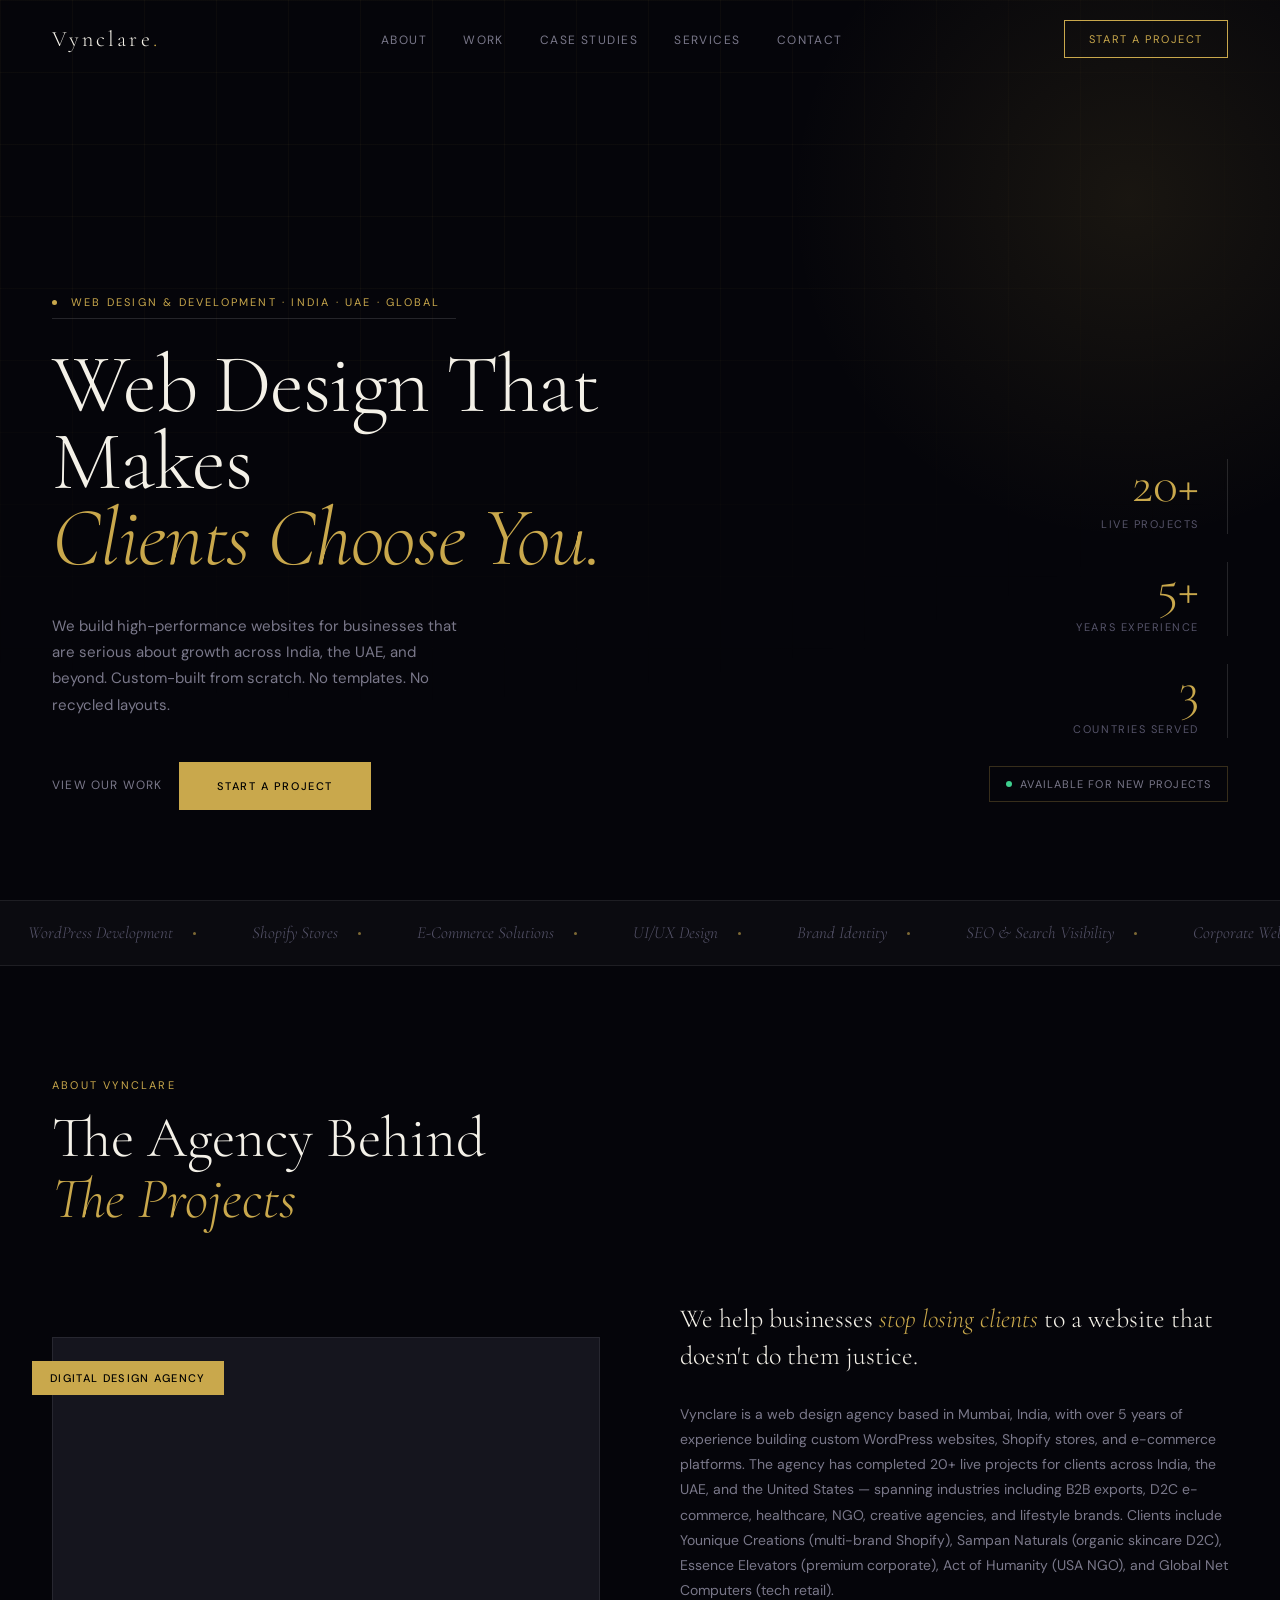
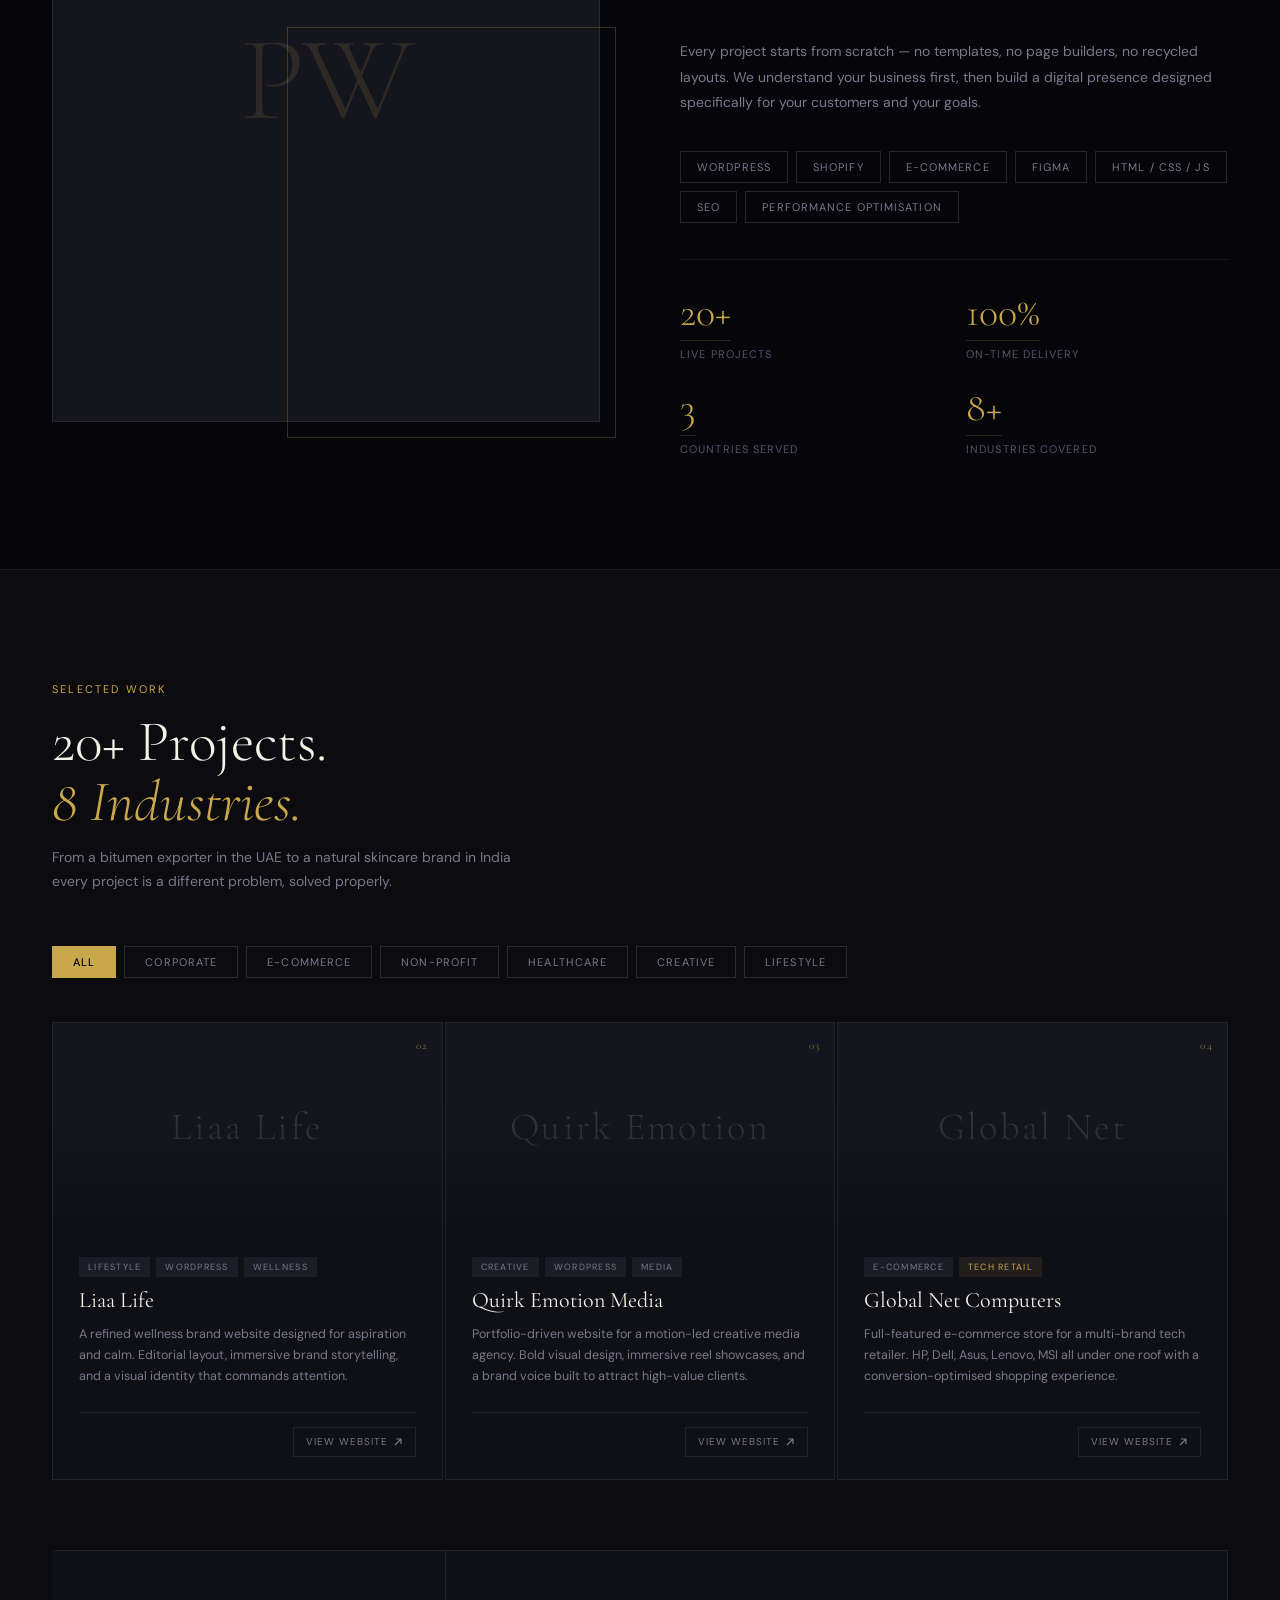
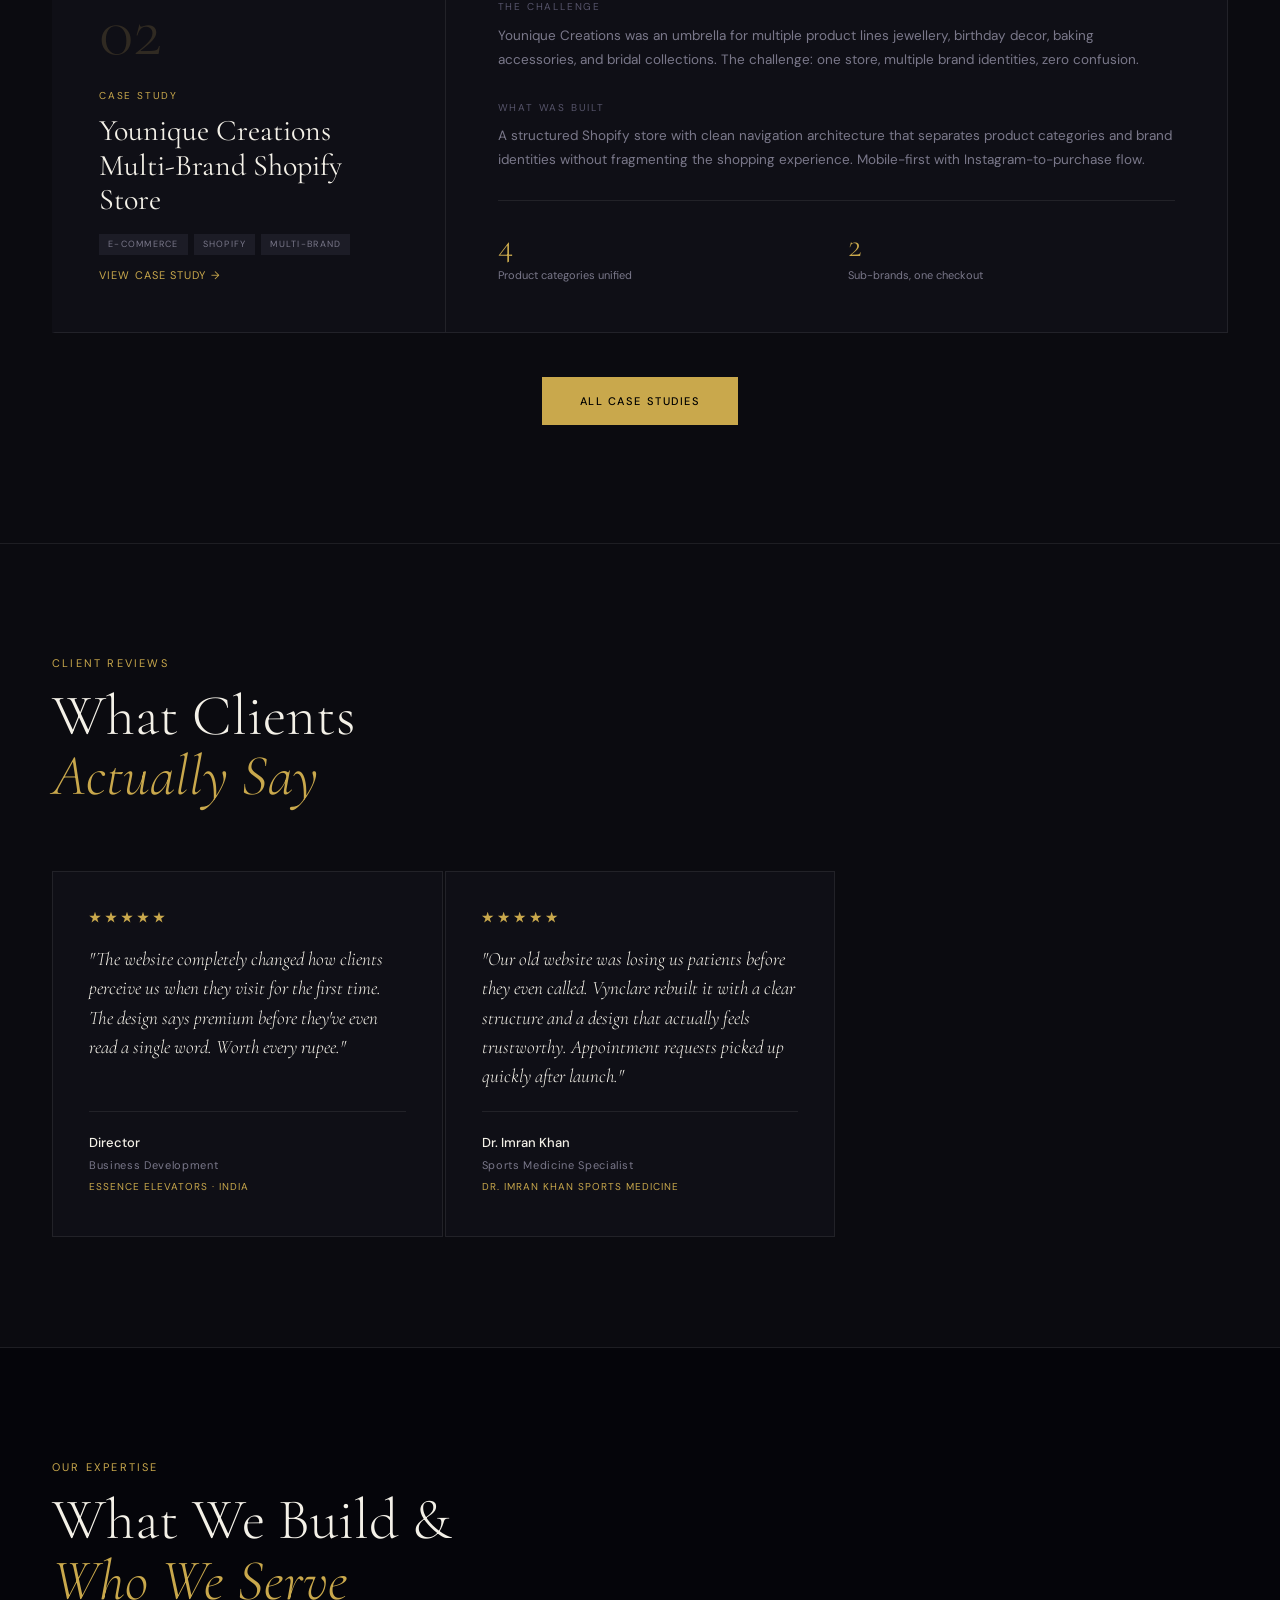
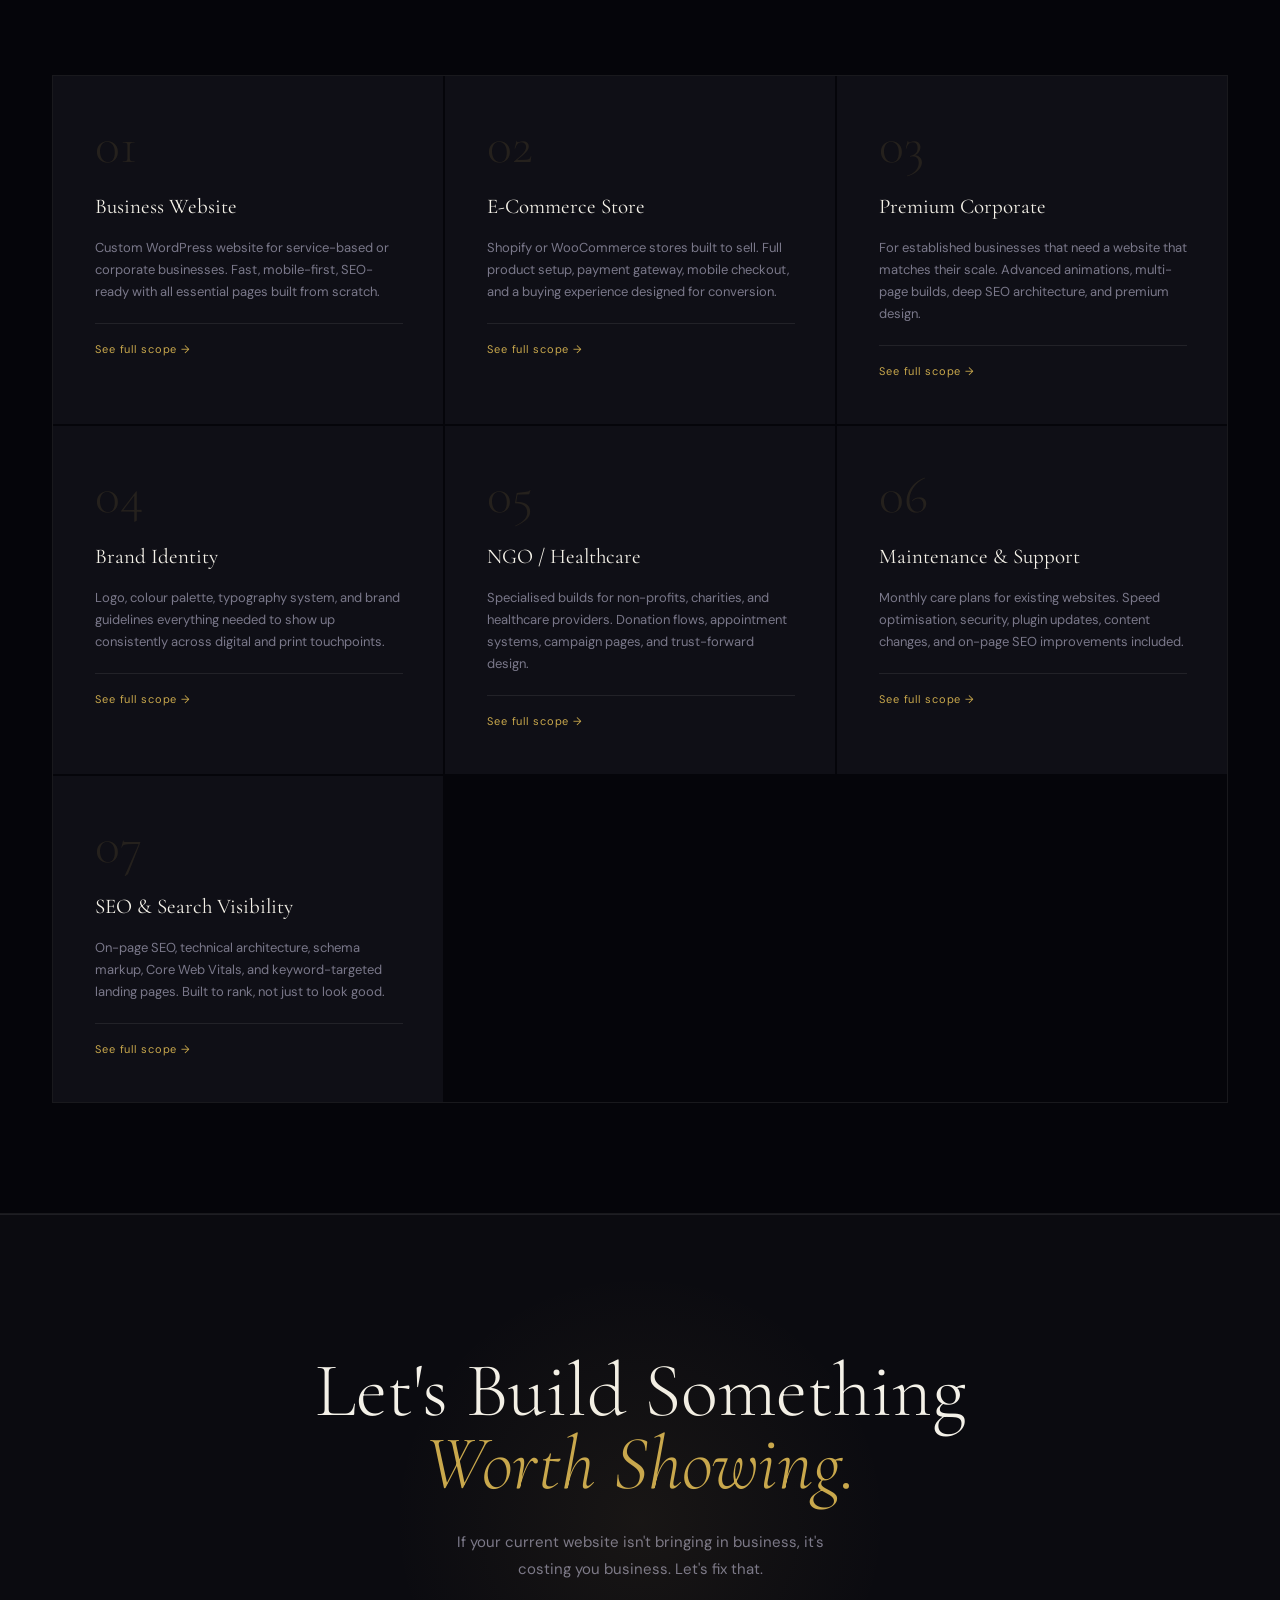
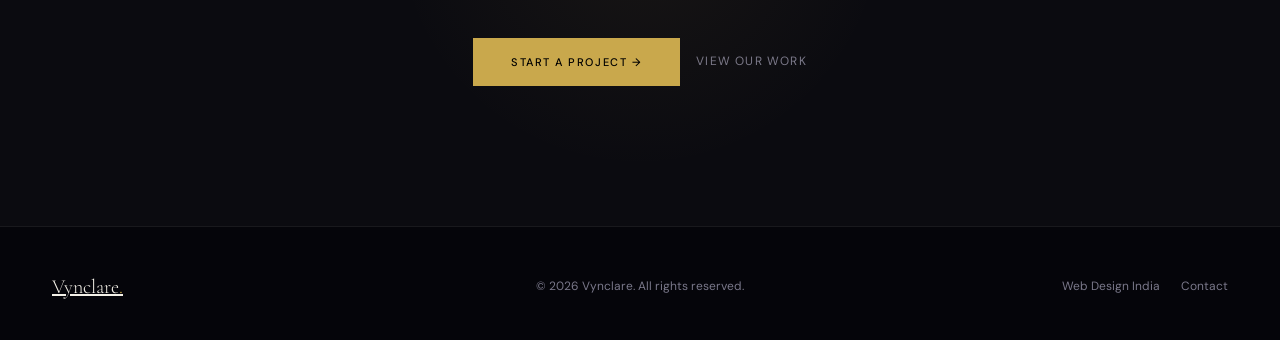
<file: index.html>
<!DOCTYPE html>
<html lang="en-IN">
<head>
  <meta charset="UTF-8">
  <meta name="viewport" content="width=device-width, initial-scale=1.0">
  <title>Vynclare — Web Design Agency India | WordPress & Shopify</title>
  <meta name="description" content="Custom WordPress, Shopify & e-commerce websites for businesses in India, UAE & globally. 20+ live projects. No templates. No page builders. Built from scratch.">
  <meta name="robots" content="index, follow">
  <link rel="canonical" href="https://vynclare.in/">
  <link rel="icon" type="image/x-icon" href="favicon.ico">
  <link rel="apple-touch-icon" href="favicon.ico">
  <!-- Open Graph -->
  <meta property="og:title" content="Vynclare — Web Design Agency India | WordPress & Shopify">
  <meta property="og:description" content="Custom WordPress, Shopify & e-commerce websites for businesses in India, UAE & globally. 20+ live projects. No templates.">
  <meta property="og:type" content="website">
  <meta property="og:url" content="https://vynclare.in/">
  <meta property="og:image" content="https://vynclare.in/og-image.jpg">
  <meta property="og:site_name" content="Vynclare">
  <!-- Twitter Card -->
  <meta name="twitter:card" content="summary_large_image">
  <meta name="twitter:title" content="Vynclare — Web Design Agency India | WordPress & Shopify">
  <meta name="twitter:description" content="Custom WordPress, Shopify & e-commerce websites for businesses in India, UAE & globally. 20+ live projects. No templates.">
  <meta name="twitter:image" content="https://vynclare.in/og-image.jpg">
  <link rel="preconnect" href="https://fonts.googleapis.com">
  <link rel="preconnect" href="https://fonts.gstatic.com" crossorigin>
  <link href="https://fonts.googleapis.com/css2?family=Cormorant+Garamond:ital,wght@0,300;0,400;0,600;1,300;1,400;1,600&family=DM+Sans:ital,opsz,wght@0,9..40,300;0,9..40,400;0,9..40,500;1,9..40,300&display=swap" rel="stylesheet">
  <link rel="stylesheet" href="style.css">
  <script type="application/ld+json">
  [
    {
      "@context": "https://schema.org",
      "@type": "ProfessionalService",
      "name": "Vynclare",
      "description": "Web design and development agency in India building custom WordPress websites, Shopify stores, and e-commerce for businesses across India, UAE, and globally.",
      "url": "https://vynclare.in",
      "email": "vynclaredigitalagency@gmail.com",
      "image": "https://vynclare.in/og-image.jpg",
      "address": {
        "@type": "PostalAddress",
        "addressLocality": "Mumbai",
        "addressRegion": "Maharashtra",
        "addressCountry": "IN"
      },
      "areaServed": [
        { "@type": "Country", "name": "India" },
        { "@type": "Country", "name": "United Arab Emirates" },
        { "@type": "Country", "name": "United States" }
      ],
      "serviceType": ["Web Design","WordPress Development","Shopify Development","E-Commerce Development","Brand Identity","SEO"],
      "hasOfferCatalog": {
        "@type": "OfferCatalog",
        "name": "Web Design Services",
        "itemListElement": [
          {"@type":"Offer","itemOffered":{"@type":"Service","name":"Business Website — Custom WordPress"}},
          {"@type":"Offer","itemOffered":{"@type":"Service","name":"E-Commerce Store — Shopify & WooCommerce"}},
          {"@type":"Offer","itemOffered":{"@type":"Service","name":"Premium Corporate Website"}},
          {"@type":"Offer","itemOffered":{"@type":"Service","name":"Brand Identity Design"}},
          {"@type":"Offer","itemOffered":{"@type":"Service","name":"NGO & Healthcare Website"}},
          {"@type":"Offer","itemOffered":{"@type":"Service","name":"SEO & Search Visibility"}}
        ]
      }
    },
    {
      "@context": "https://schema.org",
      "@type": "WebSite",
      "name": "Vynclare",
      "url": "https://vynclare.in",
      "potentialAction": {
        "@type": "SearchAction",
        "target": "https://vynclare.in/?s={search_term_string}",
        "query-input": "required name=search_term_string"
      }
    },
    {
      "@context": "https://schema.org",
      "@type": "WebPage",
      "name": "Vynclare — Web Design Agency India",
      "url": "https://vynclare.in/",
      "speakable": {
        "@type": "SpeakableSpecification",
        "cssSelector": ["#about .about-body", ".hero-body"]
      }
    },
    {
      "@context": "https://schema.org",
      "@type": "HowTo",
      "name": "How Vynclare builds a custom website",
      "description": "The 5-step process Vynclare follows to design and launch every website — from the first discovery call to post-launch support.",
      "step": [
        {"@type":"HowToStep","position":1,"name":"Discovery","text":"A call to understand your business, audience, and goals. We identify exactly what your website needs to do and recommend the right platform and scope."},
        {"@type":"HowToStep","position":2,"name":"Design","text":"Your website is designed from scratch in Figma. No templates. You review, request revisions, and approve before development begins."},
        {"@type":"HowToStep","position":3,"name":"Development","text":"The approved design is hand-coded — WordPress, Shopify, or static HTML/CSS/JS. No page builders. Clean, fast code from the first commit."},
        {"@type":"HowToStep","position":4,"name":"Launch","text":"You review the staging site, approve final changes, and the website goes live — with full SEO configuration, Google Analytics, and Search Console setup."},
        {"@type":"HowToStep","position":5,"name":"Post-Launch Support","text":"30 days of post-launch support included in every project. Monthly maintenance plans available for ongoing performance, security, and SEO."}
      ]
    }
  ]
  </script>
</head>
<body>

<!-- NAV -->
<nav id="nav">
  <a href="index.html" class="nav-logo">Vynclare<span>.</span></a>
  <ul class="nav-links">
    <li><a href="about.html">About</a></li>
    <li><a href="portfolio.html">Work</a></li>
    <li><a href="case-studies.html">Case Studies</a></li>
    <li><a href="services.html">Services</a></li>
    <li><a href="contact.html">Contact</a></li>
  </ul>
  <a href="contact.html" class="nav-cta">Start a Project</a>
  <button class="ham" id="ham"><span></span><span></span><span></span></button>
</nav>
<div class="mob-menu" id="mob">
  <button class="mob-close" id="mobClose">✕</button>
  <a href="about.html" onclick="closeMob()">About</a>
  <a href="portfolio.html" onclick="closeMob()">Work</a>
  <a href="case-studies.html" onclick="closeMob()">Case Studies</a>
  <a href="services.html" onclick="closeMob()">Services</a>
  <a href="contact.html" onclick="closeMob()">Start a Project</a>
</div>

<!-- HERO -->
<section class="hero">
  <div class="hero-orb"></div>
  <div class="hero-left">
    <div class="hero-eyebrow fade">
      <span class="dot"></span>
      <span>Web Design &amp; Development · India · UAE · Global</span>
    </div>
    <h1 class="hero-title fade">
      Web Design That Makes<br>
      <em>Clients Choose You.</em>
    </h1>
    <p class="hero-body fade">We build high-performance websites for businesses that are serious about growth across India, the UAE, and beyond. Custom-built from scratch. No templates. No recycled layouts.</p>
    <div class="hero-actions fade">
      <a href="portfolio.html" class="btn-ghost">View Our Work</a>
      <a href="contact.html" class="btn-primary">Start a Project</a>
    </div>
  </div>
  <div class="hero-right">
    <div class="hero-stat-row fade">
      <div class="hero-stat-num">20+</div>
      <div class="hero-stat-label">Live Projects</div>
    </div>
    <div class="hero-stat-row fade">
      <div class="hero-stat-num">5+</div>
      <div class="hero-stat-label">Years Experience</div>
    </div>
    <div class="hero-stat-row fade">
      <div class="hero-stat-num">3</div>
      <div class="hero-stat-label">Countries Served</div>
    </div>
    <div class="hero-avail fade">
      <span class="avail-dot"></span>
      Available for New Projects
    </div>
  </div>
</section>

<!-- MARQUEE -->
<div class="marquee-wrap">
  <div class="marquee-track">
    <span class="marquee-item">WordPress Development <span class="marquee-sep"></span></span>
    <span class="marquee-item">Shopify Stores <span class="marquee-sep"></span></span>
    <span class="marquee-item">E-Commerce Solutions <span class="marquee-sep"></span></span>
    <span class="marquee-item">UI/UX Design <span class="marquee-sep"></span></span>
    <span class="marquee-item">Brand Identity <span class="marquee-sep"></span></span>
    <span class="marquee-item">SEO &amp; Search Visibility <span class="marquee-sep"></span></span>
    <span class="marquee-item">Corporate Websites <span class="marquee-sep"></span></span>
    <span class="marquee-item">Healthcare &amp; NGO <span class="marquee-sep"></span></span>
    <span class="marquee-item">WordPress Development <span class="marquee-sep"></span></span>
    <span class="marquee-item">Shopify Stores <span class="marquee-sep"></span></span>
    <span class="marquee-item">E-Commerce Solutions <span class="marquee-sep"></span></span>
    <span class="marquee-item">UI/UX Design <span class="marquee-sep"></span></span>
    <span class="marquee-item">Brand Identity <span class="marquee-sep"></span></span>
    <span class="marquee-item">SEO &amp; Search Visibility <span class="marquee-sep"></span></span>
    <span class="marquee-item">Corporate Websites <span class="marquee-sep"></span></span>
    <span class="marquee-item">Healthcare &amp; NGO <span class="marquee-sep"></span></span>
  </div>
</div>

<!-- ABOUT SNAPSHOT -->
<section class="section" id="about">
  <div class="section-eyebrow fade"><span class="line"></span><span>About Vynclare</span></div>
  <h2 class="section-title fade">The Agency Behind<br><em>The Projects</em></h2>
  <div class="about-grid">
    <div class="about-img-wrap fade">
      <div class="about-img-box"><div class="about-img-initials">PW</div></div>
      <div class="about-img-accent"></div>
      <div class="about-tag">Digital Design Agency</div>
    </div>
    <div class="about-content">
      <p class="about-lead fade">We help businesses <em>stop losing clients</em> to a website that doesn't do them justice.</p>
      <p class="about-body fade">Vynclare is a web design agency based in Mumbai, India, with over 5 years of experience building custom WordPress websites, Shopify stores, and e-commerce platforms. The agency has completed 20+ live projects for clients across India, the UAE, and the United States — spanning industries including B2B exports, D2C e-commerce, healthcare, NGO, creative agencies, and lifestyle brands. Clients include Younique Creations (multi-brand Shopify), Sampan Naturals (organic skincare D2C), Essence Elevators (premium corporate), Act of Humanity (USA NGO), and Global Net Computers (tech retail).</p>
      <p class="about-body fade">Every project starts from scratch — no templates, no page builders, no recycled layouts. We understand your business first, then build a digital presence designed specifically for your customers and your goals.</p>
      <div class="about-pills fade">
        <span class="pill">WordPress</span><span class="pill">Shopify</span><span class="pill">E-Commerce</span>
        <span class="pill">Figma</span><span class="pill">HTML / CSS / JS</span><span class="pill">SEO</span>
        <span class="pill">Performance Optimisation</span>
      </div>
      <div class="about-numbers fade">
        <div class="about-num-item"><div class="about-num">20+</div><div class="about-num-label">Live Projects</div></div>
        <div class="about-num-item"><div class="about-num">100%</div><div class="about-num-label">On-Time Delivery</div></div>
        <div class="about-num-item"><div class="about-num">3</div><div class="about-num-label">Countries Served</div></div>
        <div class="about-num-item"><div class="about-num">8+</div><div class="about-num-label">Industries Covered</div></div>
      </div>
    </div>
  </div>
</section>

<!-- SELECTED WORK -->
<section class="section" style="background:var(--dark);" id="work">
  <div class="section-eyebrow fade"><span class="line"></span><span>Selected Work</span></div>
  <h2 class="section-title fade">20+ Projects.<br><em>8 Industries.</em></h2>
  <p class="section-sub fade">From a bitumen exporter in the UAE to a natural skincare brand in India every project is a different problem, solved properly.</p>
  <div class="filter-wrap fade">
    <button class="filter-btn active" data-filter="all">All</button>
    <button class="filter-btn" data-filter="corporate">Corporate</button>
    <button class="filter-btn" data-filter="ecommerce">E-Commerce</button>
    <button class="filter-btn" data-filter="nonprofit">Non-Profit</button>
    <button class="filter-btn" data-filter="healthcare">Healthcare</button>
    <button class="filter-btn" data-filter="creative">Creative</button>
    <button class="filter-btn" data-filter="lifestyle">Lifestyle</button>
  </div>
  <div class="projects-grid">
    
    <div class="project-card fade" data-category="lifestyle">
      <div class="card-preview"><div class="card-preview-fallback"><span>Liaa Life</span></div><div class="card-overlay"></div><div class="card-num">02</div></div>
      <div class="card-body">
        <div class="card-tags"><span class="card-tag">Lifestyle</span><span class="card-tag">WordPress</span><span class="card-tag">Wellness</span></div>
        <div class="card-title">Liaa Life</div>
        <p class="card-desc">A refined wellness brand website designed for aspiration and calm. Editorial layout, immersive brand storytelling, and a visual identity that commands attention.</p>
        <div class="card-footer"><a href="https://liaalife.com/" target="_blank" rel="noopener noreferrer" class="card-link">View Website <svg width="10" height="10" viewBox="0 0 10 10" fill="none"><path d="M2 8L8 2M8 2H3M8 2V7" stroke="currentColor" stroke-width="1.2"/></svg></a></div>
      </div>
    </div>
    <div class="project-card fade" data-category="creative">
      <div class="card-preview"><div class="card-preview-fallback"><span>Quirk Emotion</span></div><div class="card-overlay"></div><div class="card-num">03</div></div>
      <div class="card-body">
        <div class="card-tags"><span class="card-tag">Creative</span><span class="card-tag">WordPress</span><span class="card-tag">Media</span></div>
        <div class="card-title">Quirk Emotion Media</div>
        <p class="card-desc">Portfolio-driven website for a motion-led creative media agency. Bold visual design, immersive reel showcases, and a brand voice built to attract high-value clients.</p>
        <div class="card-footer"><a href="https://quirkemotionmedia.com/" target="_blank" rel="noopener noreferrer" class="card-link">View Website <svg width="10" height="10" viewBox="0 0 10 10" fill="none"><path d="M2 8L8 2M8 2H3M8 2V7" stroke="currentColor" stroke-width="1.2"/></svg></a></div>
      </div>
    </div>
    <div class="project-card fade" data-category="ecommerce">
      <div class="card-preview"><div class="card-preview-fallback"><span>Global Net</span></div><div class="card-overlay"></div><div class="card-num">04</div></div>
      <div class="card-body">
        <div class="card-tags"><span class="card-tag">E-Commerce</span><span class="card-tag gold">Tech Retail</span></div>
        <div class="card-title">Global Net Computers</div>
        <p class="card-desc">Full-featured e-commerce store for a multi-brand tech retailer. HP, Dell, Asus, Lenovo, MSI all under one roof with a conversion-optimised shopping experience.</p>
        <div class="card-footer"><a href="https://globalnetcomputers.in/" target="_blank" rel="noopener noreferrer" class="card-link">View Website <svg width="10" height="10" viewBox="0 0 10 10" fill="none"><path d="M2 8L8 2M8 2H3M8 2V7" stroke="currentColor" stroke-width="1.2"/></svg></a></div>
      </div>
    </div>
      </div>
  <div class="case-studies">
    <div class="case-study fade">
      <div class="cs-left">
        <div><div class="cs-num">02</div><div class="cs-label">Case Study</div><div class="cs-title">Younique Creations Multi-Brand Shopify Store</div><div class="cs-tags"><span class="card-tag">E-Commerce</span><span class="card-tag">Shopify</span><span class="card-tag">Multi-Brand</span></div></div>
        <a href="case-studies.html#younique" class="cs-link">View Case Study →</a>
      </div>
      <div class="cs-right">
        <div class="cs-challenge"><div class="cs-section-label">The Challenge</div><p class="cs-text">Younique Creations was an umbrella for multiple product lines jewellery, birthday decor, baking accessories, and bridal collections. The challenge: one store, multiple brand identities, zero confusion.</p></div>
        <div class="cs-challenge"><div class="cs-section-label">What Was Built</div><p class="cs-text">A structured Shopify store with clean navigation architecture that separates product categories and brand identities without fragmenting the shopping experience. Mobile-first with Instagram-to-purchase flow.</p></div>
        <div class="cs-results"><div><div class="cs-result-num">4</div><div class="cs-result-label">Product categories unified</div></div><div><div class="cs-result-num">2</div><div class="cs-result-label">Sub-brands, one checkout</div></div></div>
      </div>
    </div>
  </div>
  <div style="text-align:center; margin-top:44px;">
    <a href="case-studies.html" class="btn-primary fade">All Case Studies</a>
  </div>
</section>

<!-- TESTIMONIALS -->
<section class="section" style="background:var(--dark);" id="reviews">
  <div class="section-eyebrow fade"><span class="line"></span><span>Client Reviews</span></div>
  <h2 class="section-title fade">What Clients<br><em>Actually Say</em></h2>
  <div class="testimonials-grid">
    <div class="testi-card fade">
      <div class="testi-stars"><span class="testi-star"></span><span class="testi-star"></span><span class="testi-star"></span><span class="testi-star"></span><span class="testi-star"></span></div>
      <p class="testi-quote">"The website completely changed how clients perceive us when they visit for the first time. The design says premium before they've even read a single word. Worth every rupee."</p>
      <div class="testi-author"><div class="testi-name">Director</div><div class="testi-role">Business Development</div><div class="testi-company">Essence Elevators · India</div></div>
    </div>
    <div class="testi-card fade">
      <div class="testi-stars"><span class="testi-star"></span><span class="testi-star"></span><span class="testi-star"></span><span class="testi-star"></span><span class="testi-star"></span></div>
      <p class="testi-quote">"Our old website was losing us patients before they even called. Vynclare rebuilt it with a clear structure and a design that actually feels trustworthy. Appointment requests picked up quickly after launch."</p>
      <div class="testi-author"><div class="testi-name">Dr. Imran Khan</div><div class="testi-role">Sports Medicine Specialist</div><div class="testi-company">Dr. Imran Khan Sports Medicine</div></div>
    </div>
  </div>
</section>


<!-- SERVICES OVERVIEW -->
<section class="section">
  <div class="section-eyebrow fade"><span class="line"></span><span>Our Expertise</span></div>
  <h2 class="section-title fade">What We Build &amp;<br><em>Who We Serve</em></h2>
  <div class="services-grid">
    <div class="service-item fade"><div class="service-num">01</div><div class="service-title">Business Website</div><p class="service-desc">Custom WordPress website for service-based or corporate businesses. Fast, mobile-first, SEO-ready with all essential pages built from scratch.</p><div class="service-price"><a href="services.html#business-website" style="color:var(--gold); text-decoration:none;">See full scope →</a></div></div>
    <div class="service-item fade"><div class="service-num">02</div><div class="service-title">E-Commerce Store</div><p class="service-desc">Shopify or WooCommerce stores built to sell. Full product setup, payment gateway, mobile checkout, and a buying experience designed for conversion.</p><div class="service-price"><a href="services.html#ecommerce" style="color:var(--gold); text-decoration:none;">See full scope →</a></div></div>
    <div class="service-item fade"><div class="service-num">03</div><div class="service-title">Premium Corporate</div><p class="service-desc">For established businesses that need a website that matches their scale. Advanced animations, multi-page builds, deep SEO architecture, and premium design.</p><div class="service-price"><a href="services.html#premium-corporate" style="color:var(--gold); text-decoration:none;">See full scope →</a></div></div>
    <div class="service-item fade"><div class="service-num">04</div><div class="service-title">Brand Identity</div><p class="service-desc">Logo, colour palette, typography system, and brand guidelines everything needed to show up consistently across digital and print touchpoints.</p><div class="service-price"><a href="services.html#brand-identity" style="color:var(--gold); text-decoration:none;">See full scope →</a></div></div>
    <div class="service-item fade"><div class="service-num">05</div><div class="service-title">NGO / Healthcare</div><p class="service-desc">Specialised builds for non-profits, charities, and healthcare providers. Donation flows, appointment systems, campaign pages, and trust-forward design.</p><div class="service-price"><a href="services.html#ngo-healthcare" style="color:var(--gold); text-decoration:none;">See full scope →</a></div></div>
    <div class="service-item fade"><div class="service-num">06</div><div class="service-title">Maintenance &amp; Support</div><p class="service-desc">Monthly care plans for existing websites. Speed optimisation, security, plugin updates, content changes, and on-page SEO improvements included.</p><div class="service-price"><a href="services.html#maintenance" style="color:var(--gold); text-decoration:none;">See full scope →</a></div></div>
<div class="service-item fade"><div class="service-num">07</div><div class="service-title">SEO &amp; Search Visibility</div><p class="service-desc">On-page SEO, technical architecture, schema markup, Core Web Vitals, and keyword-targeted landing pages. Built to rank, not just to look good.</p><div class="service-price"><a href="services.html#seo" style="color:var(--gold); text-decoration:none;">See full scope &#8594;</a></div></div>
  </div>
</section>

<!-- CTA -->
<section class="cta-section">
  <div class="cta-title fade">Let's Build Something<br><em>Worth Showing.</em></div>
  <p class="cta-sub fade">If your current website isn't bringing in business, it's costing you business. Let's fix that.</p>
  <div class="cta-actions fade">
    <a href="contact.html" class="btn-primary">Start a Project →</a>
    <a href="portfolio.html" class="btn-ghost">View Our Work</a>
  </div>
</section>

<!-- FOOTER -->
<footer>
  <a href="index.html" class="footer-logo">Vynclare<span>.</span></a>
  <p>© 2026 Vynclare. All rights reserved.</p>
  <div class="footer-right">
    <a href="web-design-agency-india.html" style="color:var(--muted); font-size:12px; text-decoration:none; margin-right:18px;">Web Design India</a>
    <a href="contact.html" style="color:var(--muted); font-size:12px; text-decoration:none;">Contact</a>
  </div>
</footer>

<script src="script.js"></script>
</body>
</html>
</file>
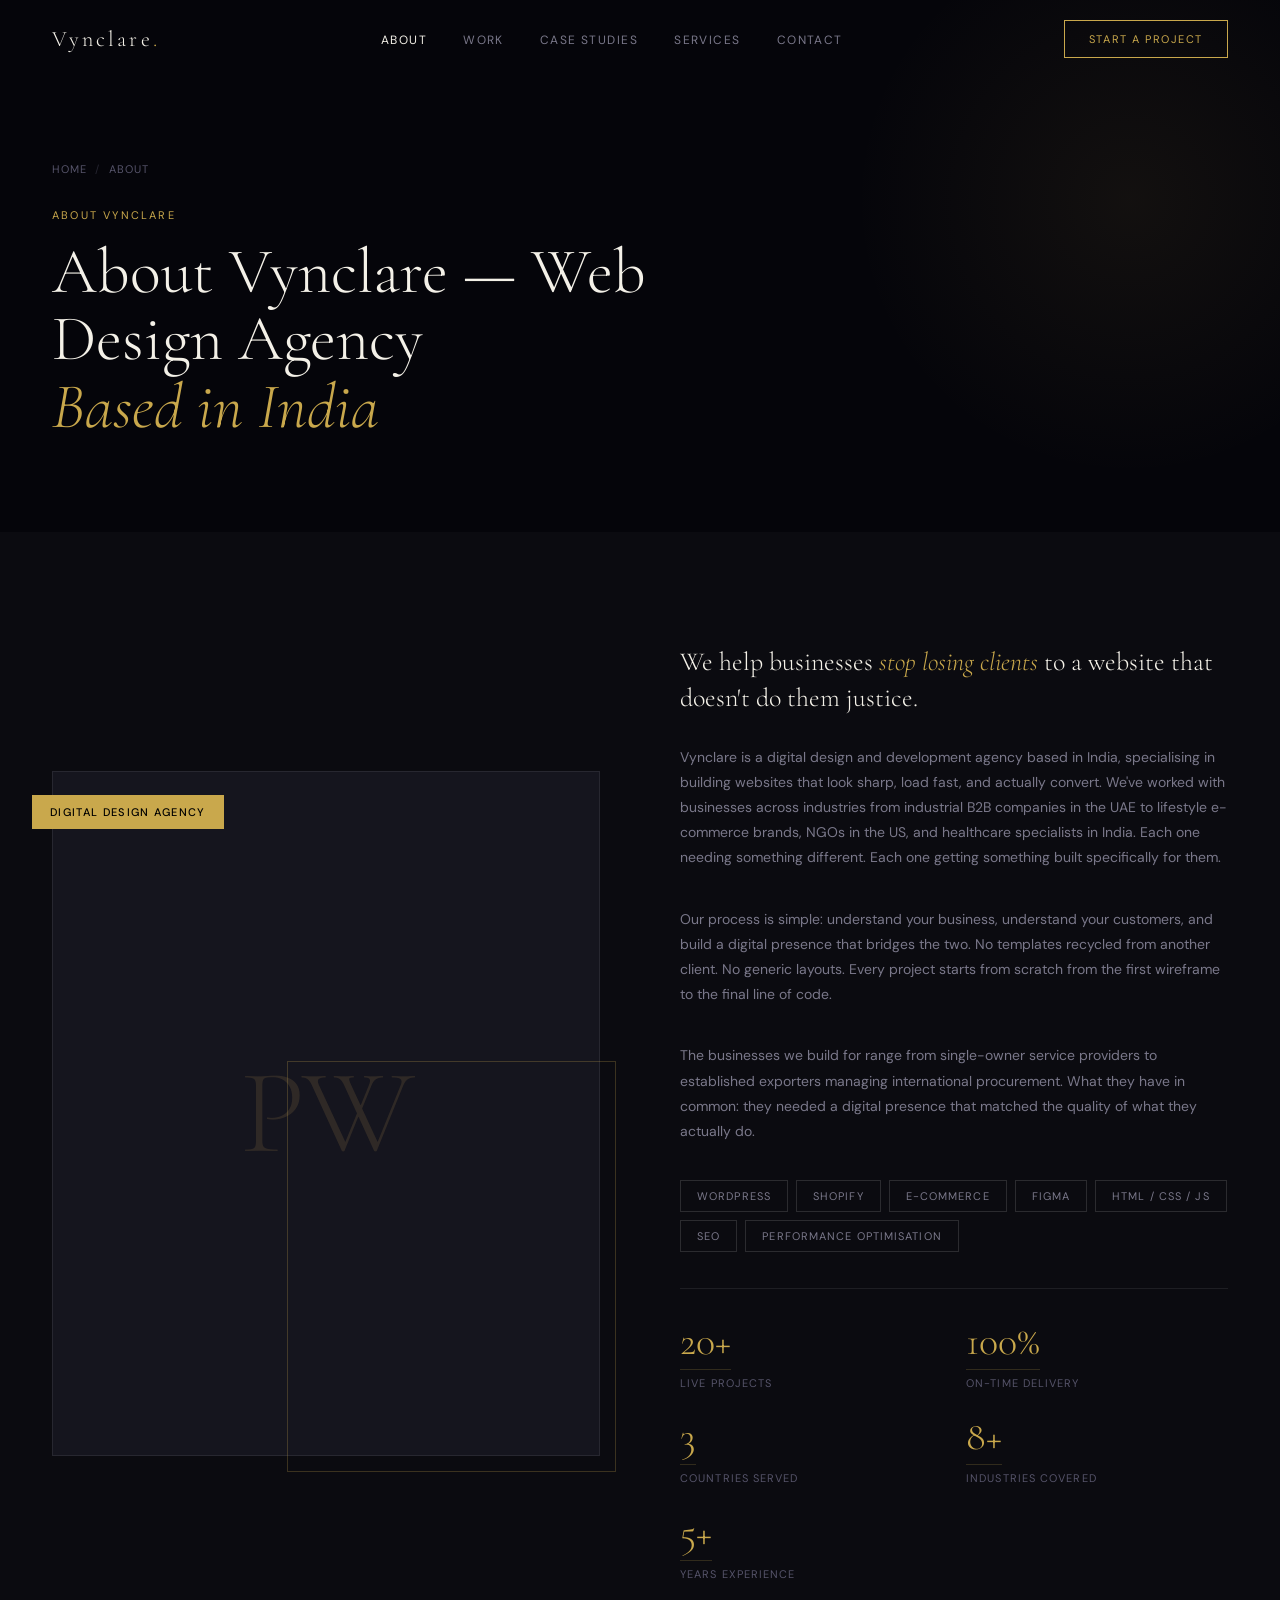
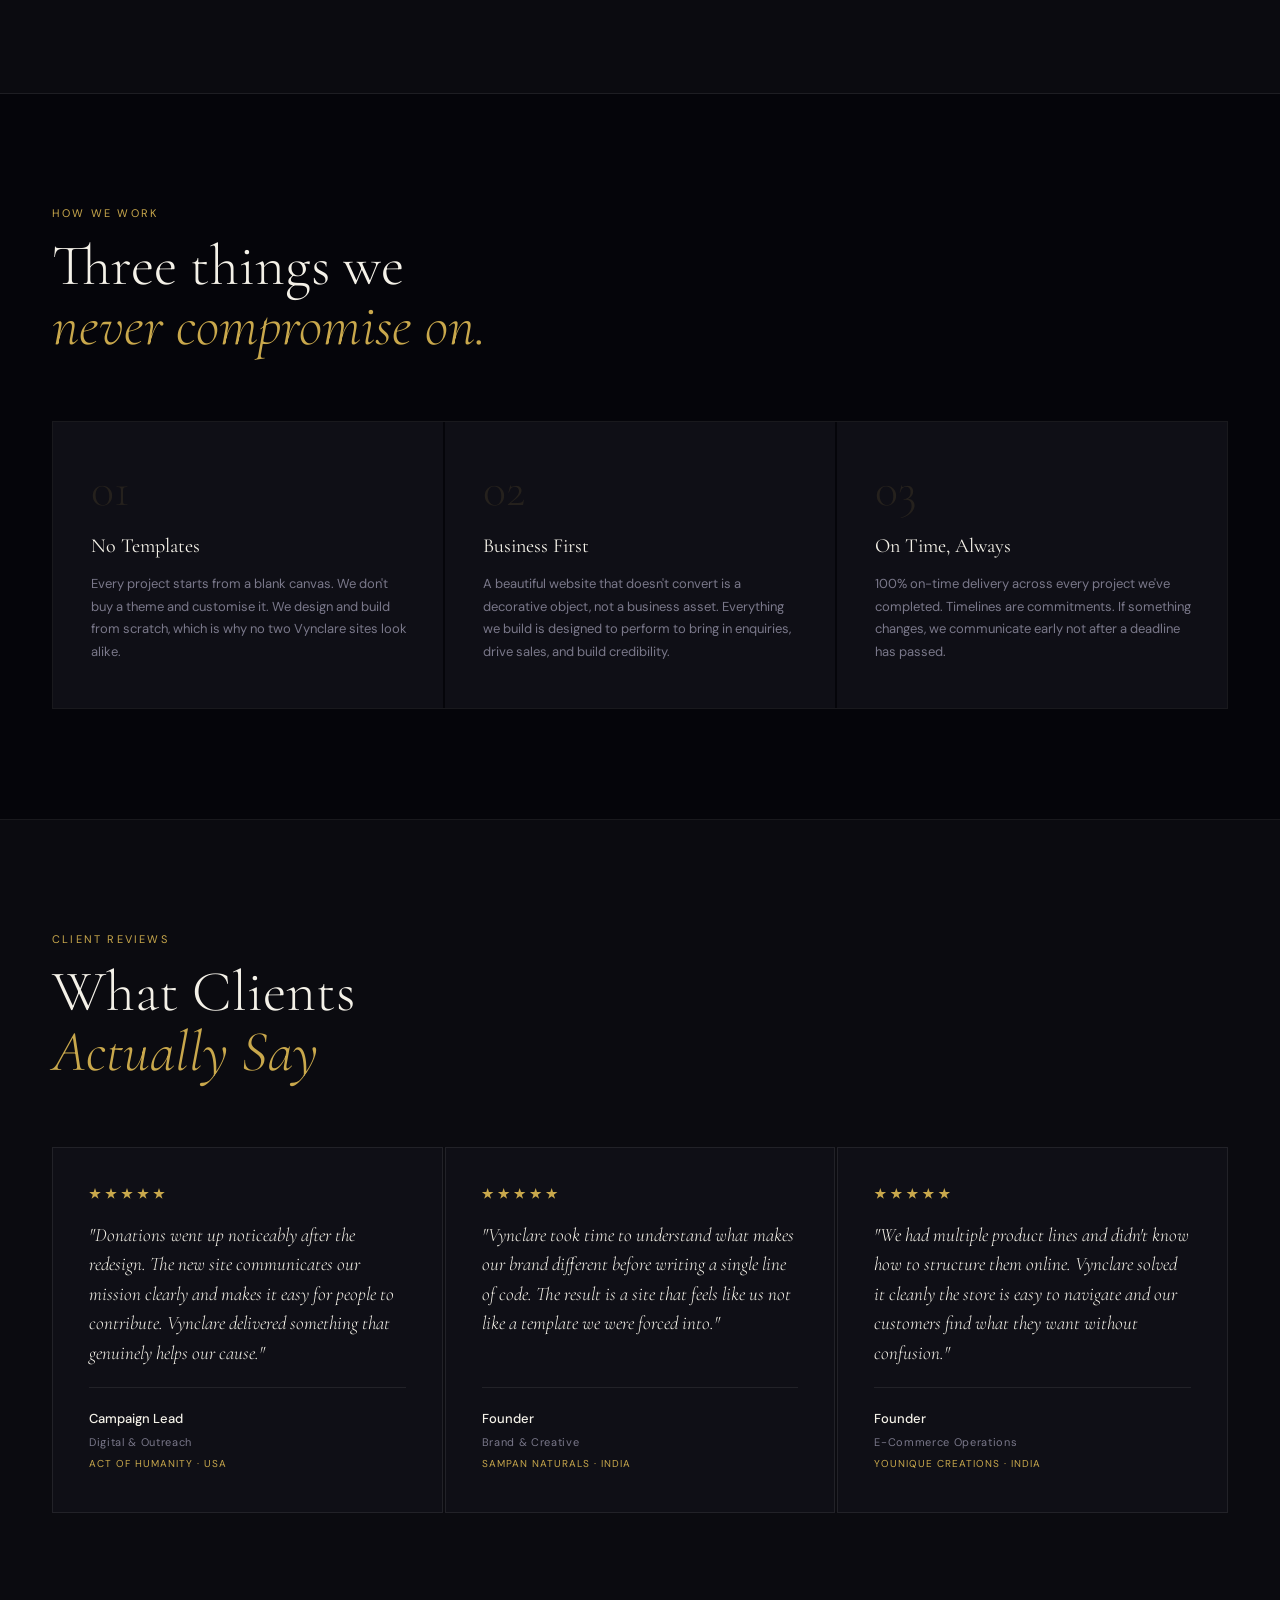
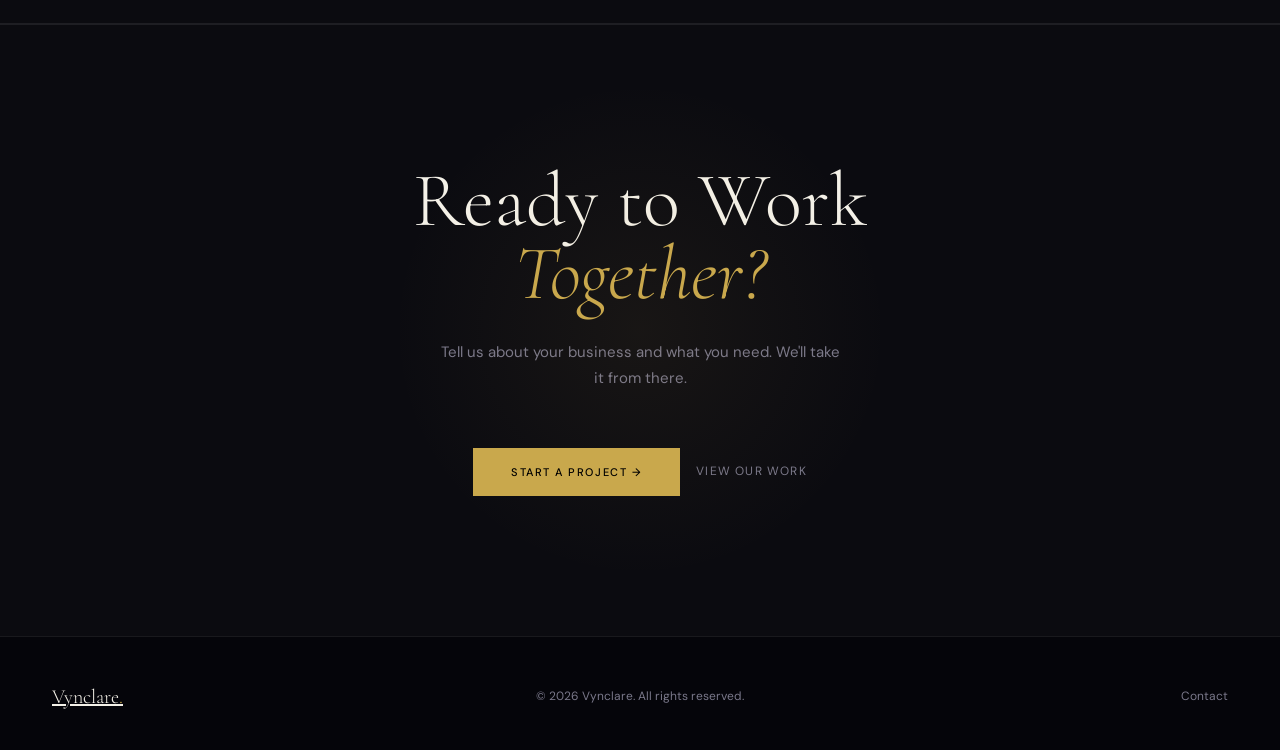
<file: about.html>
<!DOCTYPE html>
<html lang="en-IN">
<head>
  <meta charset="UTF-8"><meta name="viewport" content="width=device-width, initial-scale=1.0">
  <title>About Vynclare — Web Design Agency Based in India</title>
  <meta name="description" content="Vynclare is a web design agency in India. 20+ projects, 5+ years, 8+ industries. Custom WordPress & Shopify websites built from scratch. No templates.">
  <meta name="robots" content="index, follow">
  <link rel="canonical" href="https://vynclare.in/about.html">
  <link rel="icon" type="image/x-icon" href="favicon.ico">
  <link rel="apple-touch-icon" href="favicon.ico">
  <meta property="og:title" content="About Vynclare — Web Design Agency Based in India">
  <meta property="og:description" content="Vynclare is a web design agency in India. 20+ live projects, 5+ years experience, 8+ industries. Custom WordPress & Shopify websites built from scratch.">
  <meta property="og:type" content="website">
  <meta property="og:url" content="https://vynclare.in/about.html">
  <meta property="og:image" content="https://vynclare.in/og-image.jpg">
  <meta property="og:site_name" content="Vynclare">
  <meta name="twitter:card" content="summary_large_image">
  <meta name="twitter:title" content="About Vynclare — Web Design Agency Based in India">
  <meta name="twitter:description" content="Vynclare is a web design agency in India. 20+ live projects, 5+ years experience, 8+ industries. Custom WordPress & Shopify websites built from scratch.">
  <meta name="twitter:image" content="https://vynclare.in/og-image.jpg">
  <link rel="preconnect" href="https://fonts.googleapis.com"><link rel="preconnect" href="https://fonts.gstatic.com" crossorigin>
  <link href="https://fonts.googleapis.com/css2?family=Cormorant+Garamond:ital,wght@0,300;0,400;0,600;1,300;1,400;1,600&family=DM+Sans:ital,opsz,wght@0,9..40,300;0,9..40,400;0,9..40,500;1,9..40,300&display=swap" rel="stylesheet">
  <link rel="stylesheet" href="style.css">
  <script type="application/ld+json">
  {
    "@context": "https://schema.org",
    "@type": "AboutPage",
    "name": "About Vynclare",
    "description": "Vynclare is a web design and development agency based in India building custom WordPress and Shopify websites for businesses globally.",
    "url": "https://vynclare.in/about.html",
    "breadcrumb": {
      "@type": "BreadcrumbList",
      "itemListElement": [
        {"@type":"ListItem","position":1,"name":"Home","item":"https://vynclare.in/"},
        {"@type":"ListItem","position":2,"name":"About","item":"https://vynclare.in/about.html"}
      ]
    }
  }
  </script>
</head>
<body>
<nav id="nav"><a href="index.html" class="nav-logo">Vynclare<span>.</span></a><ul class="nav-links"><li><a href="about.html">About</a></li><li><a href="portfolio.html">Work</a></li><li><a href="case-studies.html">Case Studies</a></li><li><a href="services.html">Services</a></li><li><a href="contact.html">Contact</a></li></ul><a href="contact.html" class="nav-cta">Start a Project</a><button class="ham" id="ham"><span></span><span></span><span></span></button></nav>
<div class="mob-menu" id="mob"><button class="mob-close" id="mobClose">✕</button><a href="about.html" onclick="closeMob()">About</a><a href="portfolio.html" onclick="closeMob()">Work</a><a href="case-studies.html" onclick="closeMob()">Case Studies</a><a href="services.html" onclick="closeMob()">Services</a><a href="contact.html" onclick="closeMob()">Start a Project</a></div>

<section class="page-hero">
  <div class="page-hero-orb"></div>
  <div class="page-hero-inner">
    <div class="breadcrumb"><a href="index.html">Home</a><span class="sep">/</span><span>About</span></div>
    <div class="section-eyebrow fade"><span class="line"></span><span>About Vynclare</span></div>
    <h1 class="section-title fade" style="font-size:clamp(42px,5vw,72px);">About Vynclare — Web Design Agency<br><em>Based in India</em></h1>
  </div>
</section>

<section class="section" style="background:var(--dark); padding-top:40px;">
  <div class="about-grid">
    <div class="about-img-wrap fade">
      <div class="about-img-box"><div class="about-img-initials">PW</div></div>
      <div class="about-img-accent"></div>
      <div class="about-tag">Digital Design Agency</div>
    </div>
    <div class="about-content">
      <p class="about-lead fade">We help businesses <em>stop losing clients</em> to a website that doesn't do them justice.</p>
      <p class="about-body fade">Vynclare is a digital design and development agency based in India, specialising in building websites that look sharp, load fast, and actually convert. We've worked with businesses across industries from industrial B2B companies in the UAE to lifestyle e-commerce brands, NGOs in the US, and healthcare specialists in India. Each one needing something different. Each one getting something built specifically for them.</p>
      <p class="about-body fade">Our process is simple: understand your business, understand your customers, and build a digital presence that bridges the two. No templates recycled from another client. No generic layouts. Every project starts from scratch from the first wireframe to the final line of code.</p>
      <p class="about-body fade">The businesses we build for range from single-owner service providers to established exporters managing international procurement. What they have in common: they needed a digital presence that matched the quality of what they actually do.</p>
      <div class="about-pills fade"><span class="pill">WordPress</span><span class="pill">Shopify</span><span class="pill">E-Commerce</span><span class="pill">Figma</span><span class="pill">HTML / CSS / JS</span><span class="pill">SEO</span><span class="pill">Performance Optimisation</span></div>
      <div class="about-numbers fade">
        <div class="about-num-item"><div class="about-num">20+</div><div class="about-num-label">Live Projects</div></div>
        <div class="about-num-item"><div class="about-num">100%</div><div class="about-num-label">On-Time Delivery</div></div>
        <div class="about-num-item"><div class="about-num">3</div><div class="about-num-label">Countries Served</div></div>
        <div class="about-num-item"><div class="about-num">8+</div><div class="about-num-label">Industries Covered</div></div>
        <div class="about-num-item"><div class="about-num">5+</div><div class="about-num-label">Years Experience</div></div>
      </div>
    </div>
  </div>
</section>

<!-- VALUES -->
<section class="section">
  <div class="section-eyebrow fade"><span class="line"></span><span>How We Work</span></div>
  <h2 class="section-title fade">Three things we<br><em>never compromise on.</em></h2>
  <div class="values-grid">
    <div class="value-item fade"><div class="value-num">01</div><div class="value-title">No Templates</div><p class="value-desc">Every project starts from a blank canvas. We don't buy a theme and customise it. We design and build from scratch, which is why no two Vynclare sites look alike.</p></div>
    <div class="value-item fade"><div class="value-num">02</div><div class="value-title">Business First</div><p class="value-desc">A beautiful website that doesn't convert is a decorative object, not a business asset. Everything we build is designed to perform to bring in enquiries, drive sales, and build credibility.</p></div>
    <div class="value-item fade"><div class="value-num">03</div><div class="value-title">On Time, Always</div><p class="value-desc">100% on-time delivery across every project we've completed. Timelines are commitments. If something changes, we communicate early not after a deadline has passed.</p></div>
  </div>
</section>

<!-- TESTIMONIALS -->
<section class="section" style="background:var(--dark);">
  <div class="section-eyebrow fade"><span class="line"></span><span>Client Reviews</span></div>
  <h2 class="section-title fade">What Clients<br><em>Actually Say</em></h2>
  <div class="testimonials-grid">
    <div class="testi-card fade"><div class="testi-stars"><span class="testi-star"></span><span class="testi-star"></span><span class="testi-star"></span><span class="testi-star"></span><span class="testi-star"></span></div><p class="testi-quote">"Donations went up noticeably after the redesign. The new site communicates our mission clearly and makes it easy for people to contribute. Vynclare delivered something that genuinely helps our cause."</p><div class="testi-author"><div class="testi-name">Campaign Lead</div><div class="testi-role">Digital &amp; Outreach</div><div class="testi-company">Act of Humanity · USA</div></div></div>
    <div class="testi-card fade"><div class="testi-stars"><span class="testi-star"></span><span class="testi-star"></span><span class="testi-star"></span><span class="testi-star"></span><span class="testi-star"></span></div><p class="testi-quote">"Vynclare took time to understand what makes our brand different before writing a single line of code. The result is a site that feels like us not like a template we were forced into."</p><div class="testi-author"><div class="testi-name">Founder</div><div class="testi-role">Brand &amp; Creative</div><div class="testi-company">Sampan Naturals · India</div></div></div>
    <div class="testi-card fade"><div class="testi-stars"><span class="testi-star"></span><span class="testi-star"></span><span class="testi-star"></span><span class="testi-star"></span><span class="testi-star"></span></div><p class="testi-quote">"We had multiple product lines and didn't know how to structure them online. Vynclare solved it cleanly the store is easy to navigate and our customers find what they want without confusion."</p><div class="testi-author"><div class="testi-name">Founder</div><div class="testi-role">E-Commerce Operations</div><div class="testi-company">Younique Creations · India</div></div></div>
  </div>
</section>

<section class="cta-section">
  <div class="cta-title fade">Ready to Work<br><em>Together?</em></div>
  <p class="cta-sub fade">Tell us about your business and what you need. We'll take it from there.</p>
  <div class="cta-actions fade"><a href="contact.html" class="btn-primary">Start a Project →</a><a href="portfolio.html" class="btn-ghost">View Our Work</a></div>
</section>
<footer><a href="index.html" class="footer-logo">Vynclare<span>.</span></a><p>© 2026 Vynclare. All rights reserved.</p><div class="footer-right"><a href="contact.html" style="color:var(--muted); font-size:12px; text-decoration:none;">Contact</a></div></footer>
<script src="script.js"></script>
</body>
</html>
</file>
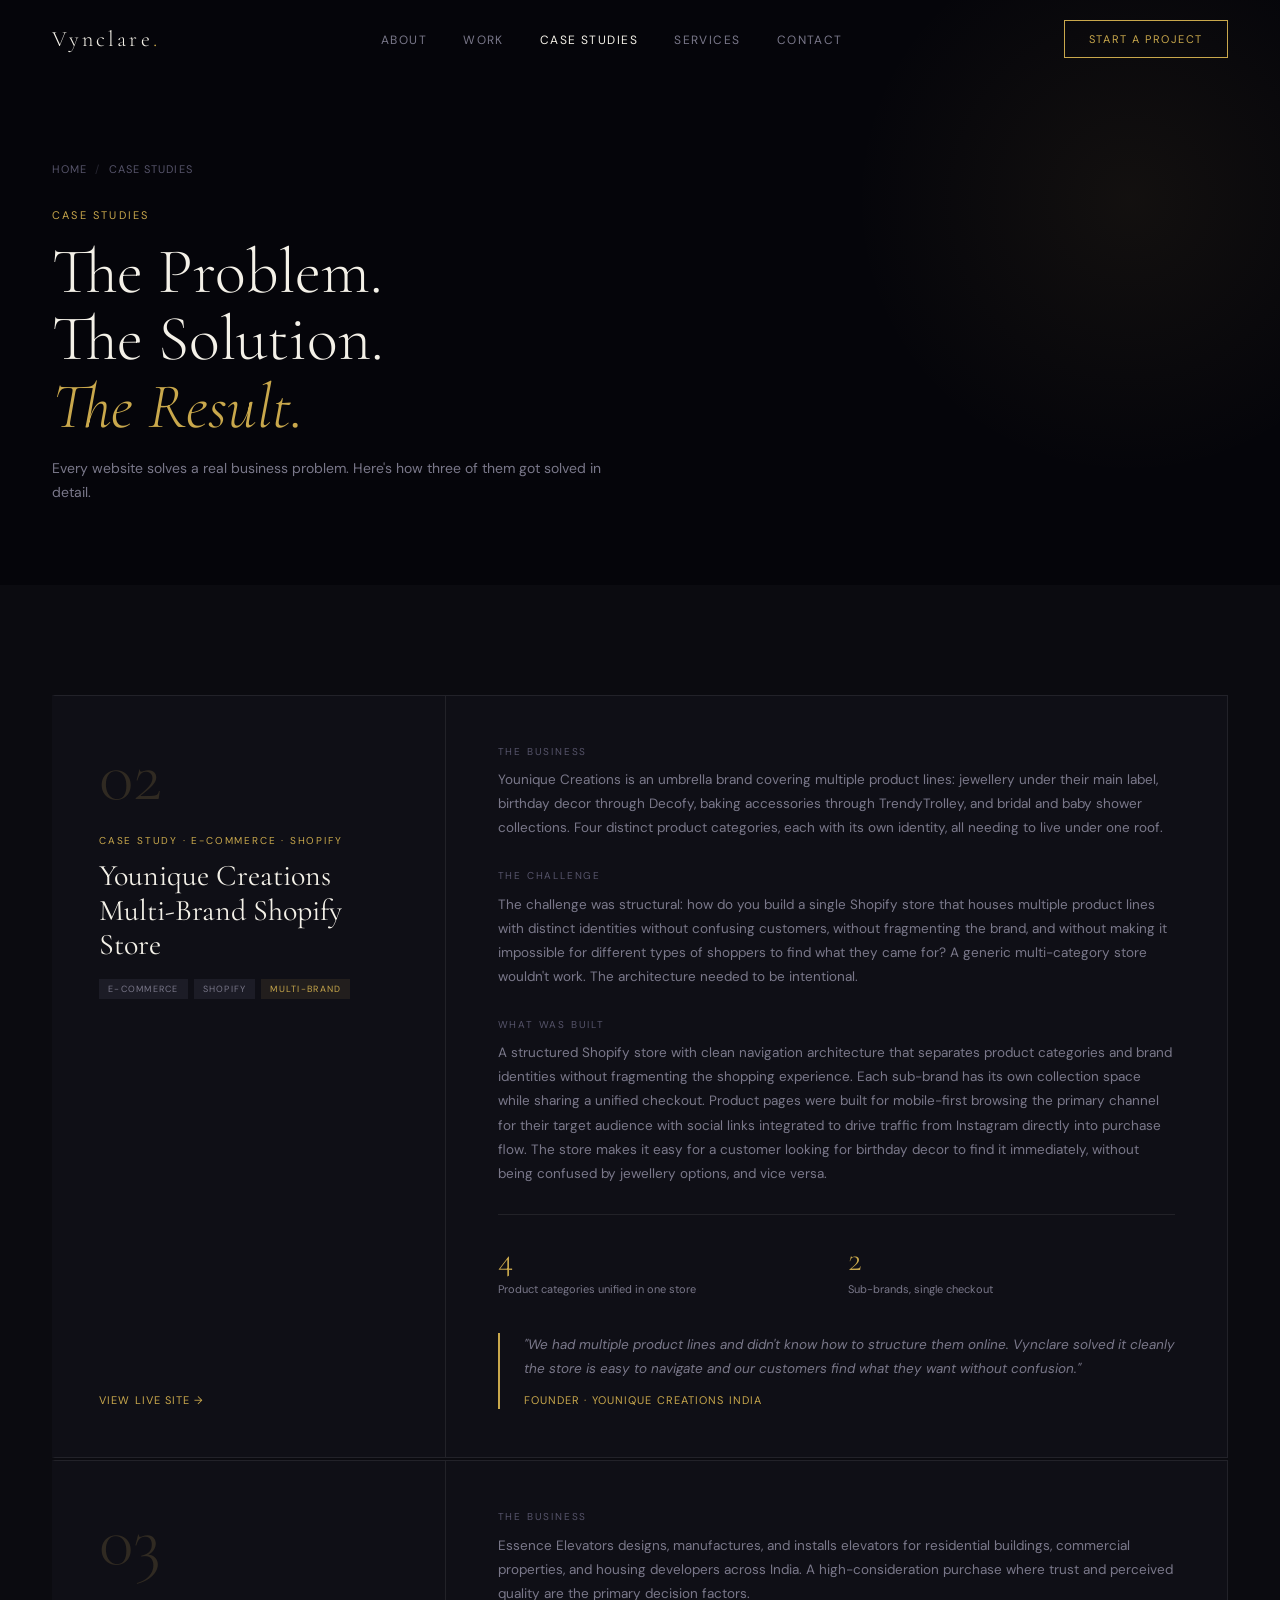
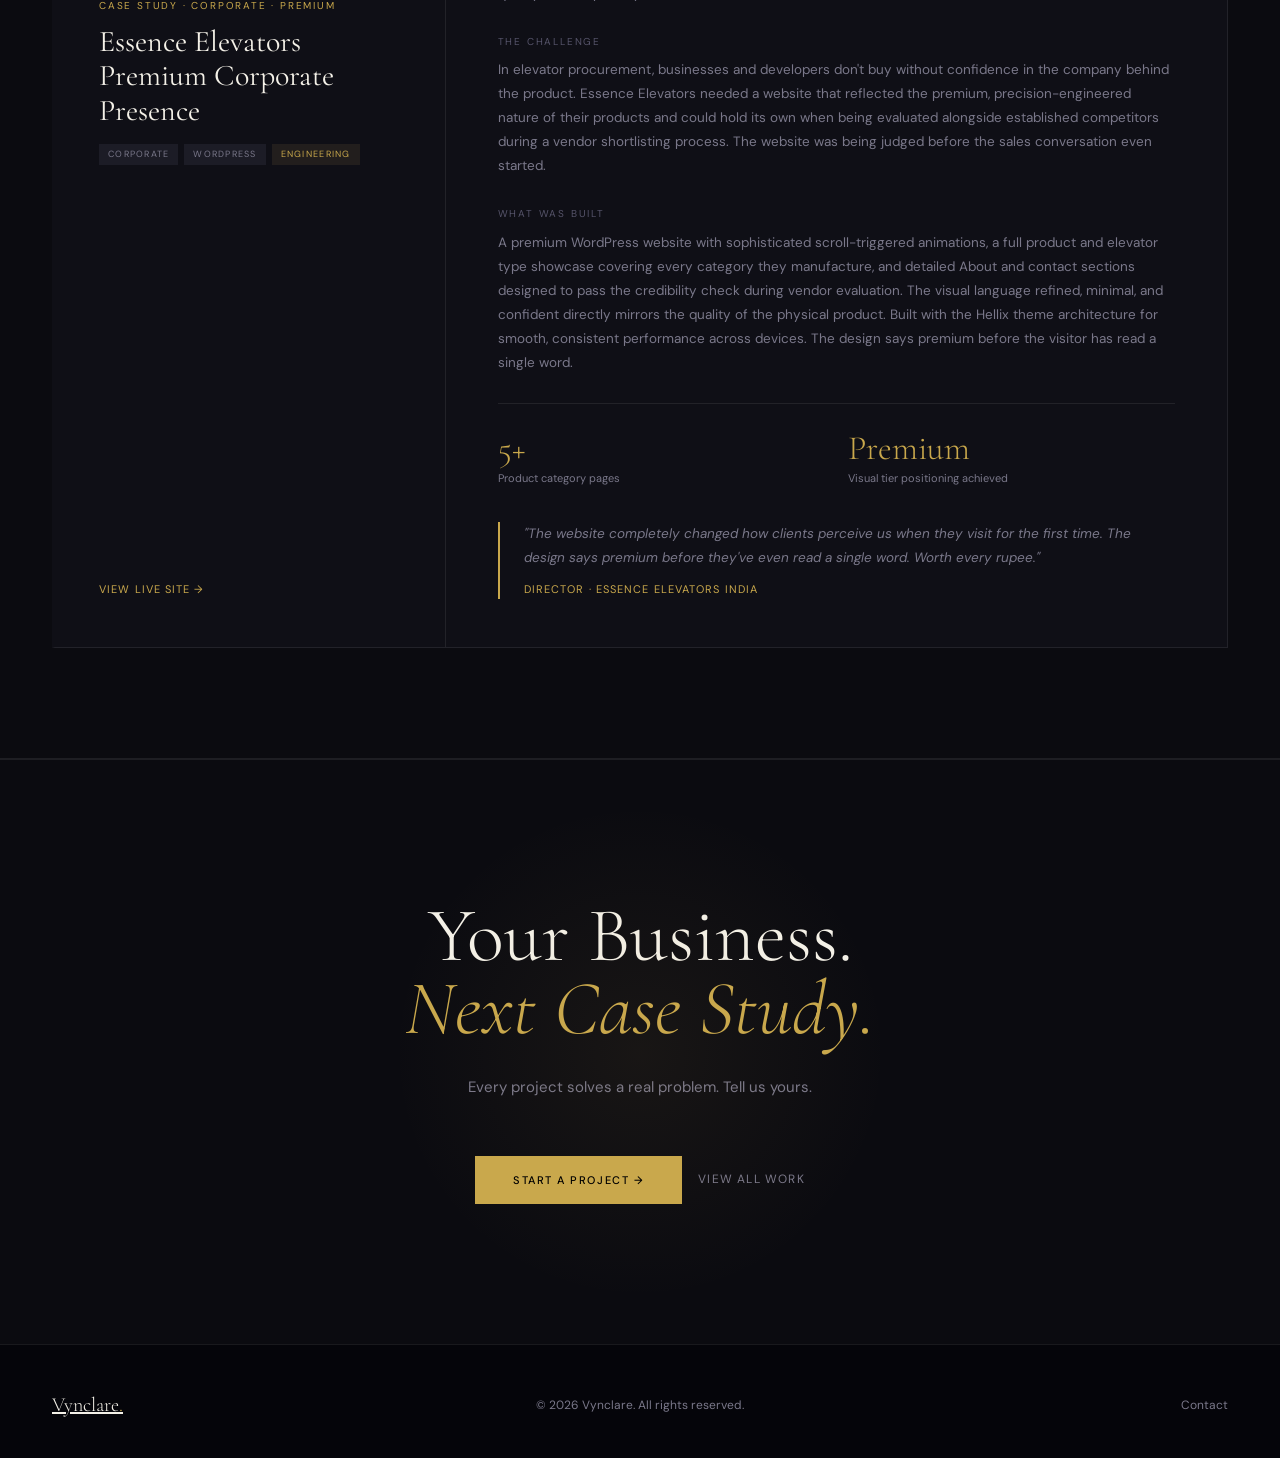
<file: case-studies.html>
<!DOCTYPE html>
<html lang="en-IN">
<head>
  <meta charset="UTF-8"><meta name="viewport" content="width=device-width, initial-scale=1.0">
  <title>Web Design Case Studies — Real Results | Vynclare India</title>
  <meta name="description" content="Vynclare case studies: Younique Creations Shopify store & Essence Elevators corporate website. Real problems, real builds, real results.">
  <meta name="robots" content="index, follow">
  <link rel="canonical" href="https://vynclare.in/case-studies.html">
  <link rel="icon" type="image/x-icon" href="favicon.ico">
  <link rel="apple-touch-icon" href="favicon.ico">
  <meta property="og:title" content="Web Design Case Studies — Real Results | Vynclare India">
  <meta property="og:description" content="Younique Creations multi-brand Shopify store & Essence Elevators premium corporate website. Real problems, real builds, real results.">
  <meta property="og:type" content="website">
  <meta property="og:url" content="https://vynclare.in/case-studies.html">
  <meta property="og:image" content="https://vynclare.in/og-image.jpg">
  <meta property="og:site_name" content="Vynclare">
  <meta name="twitter:card" content="summary_large_image">
  <meta name="twitter:title" content="Web Design Case Studies — Real Results | Vynclare India">
  <meta name="twitter:description" content="Younique Creations multi-brand Shopify store & Essence Elevators premium corporate website. Real problems, real builds, real results.">
  <meta name="twitter:image" content="https://vynclare.in/og-image.jpg">
  <link rel="preconnect" href="https://fonts.googleapis.com"><link rel="preconnect" href="https://fonts.gstatic.com" crossorigin>
  <link href="https://fonts.googleapis.com/css2?family=Cormorant+Garamond:ital,wght@0,300;0,400;0,600;1,300;1,400;1,600&family=DM+Sans:ital,opsz,wght@0,9..40,300;0,9..40,400;0,9..40,500;1,9..40,300&display=swap" rel="stylesheet">
  <link rel="stylesheet" href="style.css">
  <script type="application/ld+json">
  {
    "@context": "https://schema.org",
    "@type": "WebPage",
    "name": "Web Design Case Studies — Vynclare",
    "description": "In-depth case studies showing how Vynclare solved real business problems through custom web design for Younique Creations and Essence Elevators.",
    "url": "https://vynclare.in/case-studies.html",
    "breadcrumb": {
      "@type": "BreadcrumbList",
      "itemListElement": [
        {"@type":"ListItem","position":1,"name":"Home","item":"https://vynclare.in/"},
        {"@type":"ListItem","position":2,"name":"Case Studies","item":"https://vynclare.in/case-studies.html"}
      ]
    }
  }
  </script>
</head>
<body>
<nav id="nav"><a href="index.html" class="nav-logo">Vynclare<span>.</span></a><ul class="nav-links"><li><a href="about.html">About</a></li><li><a href="portfolio.html">Work</a></li><li><a href="case-studies.html">Case Studies</a></li><li><a href="services.html">Services</a></li><li><a href="contact.html">Contact</a></li></ul><a href="contact.html" class="nav-cta">Start a Project</a><button class="ham" id="ham"><span></span><span></span><span></span></button></nav>
<div class="mob-menu" id="mob"><button class="mob-close" id="mobClose">✕</button><a href="about.html" onclick="closeMob()">About</a><a href="portfolio.html" onclick="closeMob()">Work</a><a href="case-studies.html" onclick="closeMob()">Case Studies</a><a href="services.html" onclick="closeMob()">Services</a><a href="contact.html" onclick="closeMob()">Start a Project</a></div>

<section class="page-hero">
  <div class="page-hero-orb"></div>
  <div class="page-hero-inner">
    <div class="breadcrumb"><a href="index.html">Home</a><span class="sep">/</span><span>Case Studies</span></div>
    <div class="section-eyebrow fade"><span class="line"></span><span>Case Studies</span></div>
    <h1 class="section-title fade" style="font-size:clamp(42px,5vw,72px);">The Problem.<br>The Solution.<br><em>The Result.</em></h1>
    <p class="section-sub fade" style="max-width:560px; margin-top:16px;">Every website solves a real business problem. Here's how three of them got solved in detail.</p>
  </div>
</section>

<section class="section" style="background:var(--dark); padding-top:40px;">
  <div class="case-studies">

    <!-- Younique -->
    <div class="case-study fade" id="younique">
      <div class="cs-left">
        <div>
          <div class="cs-num">02</div>
          <div class="cs-label">Case Study · E-Commerce · Shopify</div>
          <div class="cs-title">Younique Creations Multi-Brand Shopify Store</div>
          <div class="cs-tags"><span class="card-tag">E-Commerce</span><span class="card-tag">Shopify</span><span class="card-tag gold">Multi-Brand</span></div>
        </div>
        <a href="https://youniquecreations.in/" target="_blank" rel="noopener noreferrer" class="cs-link">View Live Site →</a>
      </div>
      <div class="cs-right">
        <div class="cs-challenge">
          <div class="cs-section-label">The Business</div>
          <p class="cs-text">Younique Creations is an umbrella brand covering multiple product lines: jewellery under their main label, birthday decor through Decofy, baking accessories through TrendyTrolley, and bridal and baby shower collections. Four distinct product categories, each with its own identity, all needing to live under one roof.</p>
        </div>
        <div class="cs-challenge">
          <div class="cs-section-label">The Challenge</div>
          <p class="cs-text">The challenge was structural: how do you build a single Shopify store that houses multiple product lines with distinct identities without confusing customers, without fragmenting the brand, and without making it impossible for different types of shoppers to find what they came for? A generic multi-category store wouldn't work. The architecture needed to be intentional.</p>
        </div>
        <div class="cs-challenge">
          <div class="cs-section-label">What Was Built</div>
          <p class="cs-text">A structured Shopify store with clean navigation architecture that separates product categories and brand identities without fragmenting the shopping experience. Each sub-brand has its own collection space while sharing a unified checkout. Product pages were built for mobile-first browsing the primary channel for their target audience with social links integrated to drive traffic from Instagram directly into purchase flow. The store makes it easy for a customer looking for birthday decor to find it immediately, without being confused by jewellery options, and vice versa.</p>
        </div>
        <div class="cs-results">
          <div><div class="cs-result-num">4</div><div class="cs-result-label">Product categories unified in one store</div></div>
          <div><div class="cs-result-num">2</div><div class="cs-result-label">Sub-brands, single checkout</div></div>
        </div>
        <blockquote style="border-left:2px solid var(--gold); padding-left:24px; margin-top:8px;">
          <p class="cs-text" style="font-style:italic;">"We had multiple product lines and didn't know how to structure them online. Vynclare solved it cleanly the store is easy to navigate and our customers find what they want without confusion."</p>
          <p style="font-size:11px; color:var(--gold); letter-spacing:.1em; text-transform:uppercase; margin-top:10px;">Founder · Younique Creations India</p>
        </blockquote>
      </div>
    </div>

    <!-- Essence Elevators -->
    <div class="case-study fade" id="essence-elevators">
      <div class="cs-left">
        <div>
          <div class="cs-num">03</div>
          <div class="cs-label">Case Study · Corporate · Premium</div>
          <div class="cs-title">Essence Elevators Premium Corporate Presence</div>
          <div class="cs-tags"><span class="card-tag">Corporate</span><span class="card-tag">WordPress</span><span class="card-tag gold">Engineering</span></div>
        </div>
        <a href="https://essenceelevators.com/" target="_blank" rel="noopener noreferrer" class="cs-link">View Live Site →</a>
      </div>
      <div class="cs-right">
        <div class="cs-challenge">
          <div class="cs-section-label">The Business</div>
          <p class="cs-text">Essence Elevators designs, manufactures, and installs elevators for residential buildings, commercial properties, and housing developers across India. A high-consideration purchase where trust and perceived quality are the primary decision factors.</p>
        </div>
        <div class="cs-challenge">
          <div class="cs-section-label">The Challenge</div>
          <p class="cs-text">In elevator procurement, businesses and developers don't buy without confidence in the company behind the product. Essence Elevators needed a website that reflected the premium, precision-engineered nature of their products and could hold its own when being evaluated alongside established competitors during a vendor shortlisting process. The website was being judged before the sales conversation even started.</p>
        </div>
        <div class="cs-challenge">
          <div class="cs-section-label">What Was Built</div>
          <p class="cs-text">A premium WordPress website with sophisticated scroll-triggered animations, a full product and elevator type showcase covering every category they manufacture, and detailed About and contact sections designed to pass the credibility check during vendor evaluation. The visual language refined, minimal, and confident directly mirrors the quality of the physical product. Built with the Hellix theme architecture for smooth, consistent performance across devices. The design says premium before the visitor has read a single word.</p>
        </div>
        <div class="cs-results">
          <div><div class="cs-result-num">5+</div><div class="cs-result-label">Product category pages</div></div>
          <div><div class="cs-result-num">Premium</div><div class="cs-result-label">Visual tier positioning achieved</div></div>
        </div>
        <blockquote style="border-left:2px solid var(--gold); padding-left:24px; margin-top:8px;">
          <p class="cs-text" style="font-style:italic;">"The website completely changed how clients perceive us when they visit for the first time. The design says premium before they've even read a single word. Worth every rupee."</p>
          <p style="font-size:11px; color:var(--gold); letter-spacing:.1em; text-transform:uppercase; margin-top:10px;">Director · Essence Elevators India</p>
        </blockquote>
      </div>
    </div>

  </div>
</section>

<section class="cta-section">
  <div class="cta-title fade">Your Business.<br><em>Next Case Study.</em></div>
  <p class="cta-sub fade">Every project solves a real problem. Tell us yours.</p>
  <div class="cta-actions fade"><a href="contact.html" class="btn-primary">Start a Project →</a><a href="portfolio.html" class="btn-ghost">View All Work</a></div>
</section>

<footer><a href="index.html" class="footer-logo">Vynclare<span>.</span></a><p>© 2026 Vynclare. All rights reserved.</p><div class="footer-right"><a href="contact.html" style="color:var(--muted); font-size:12px; text-decoration:none;">Contact</a></div></footer>
<script src="script.js"></script>
</body>
</html>
</file>
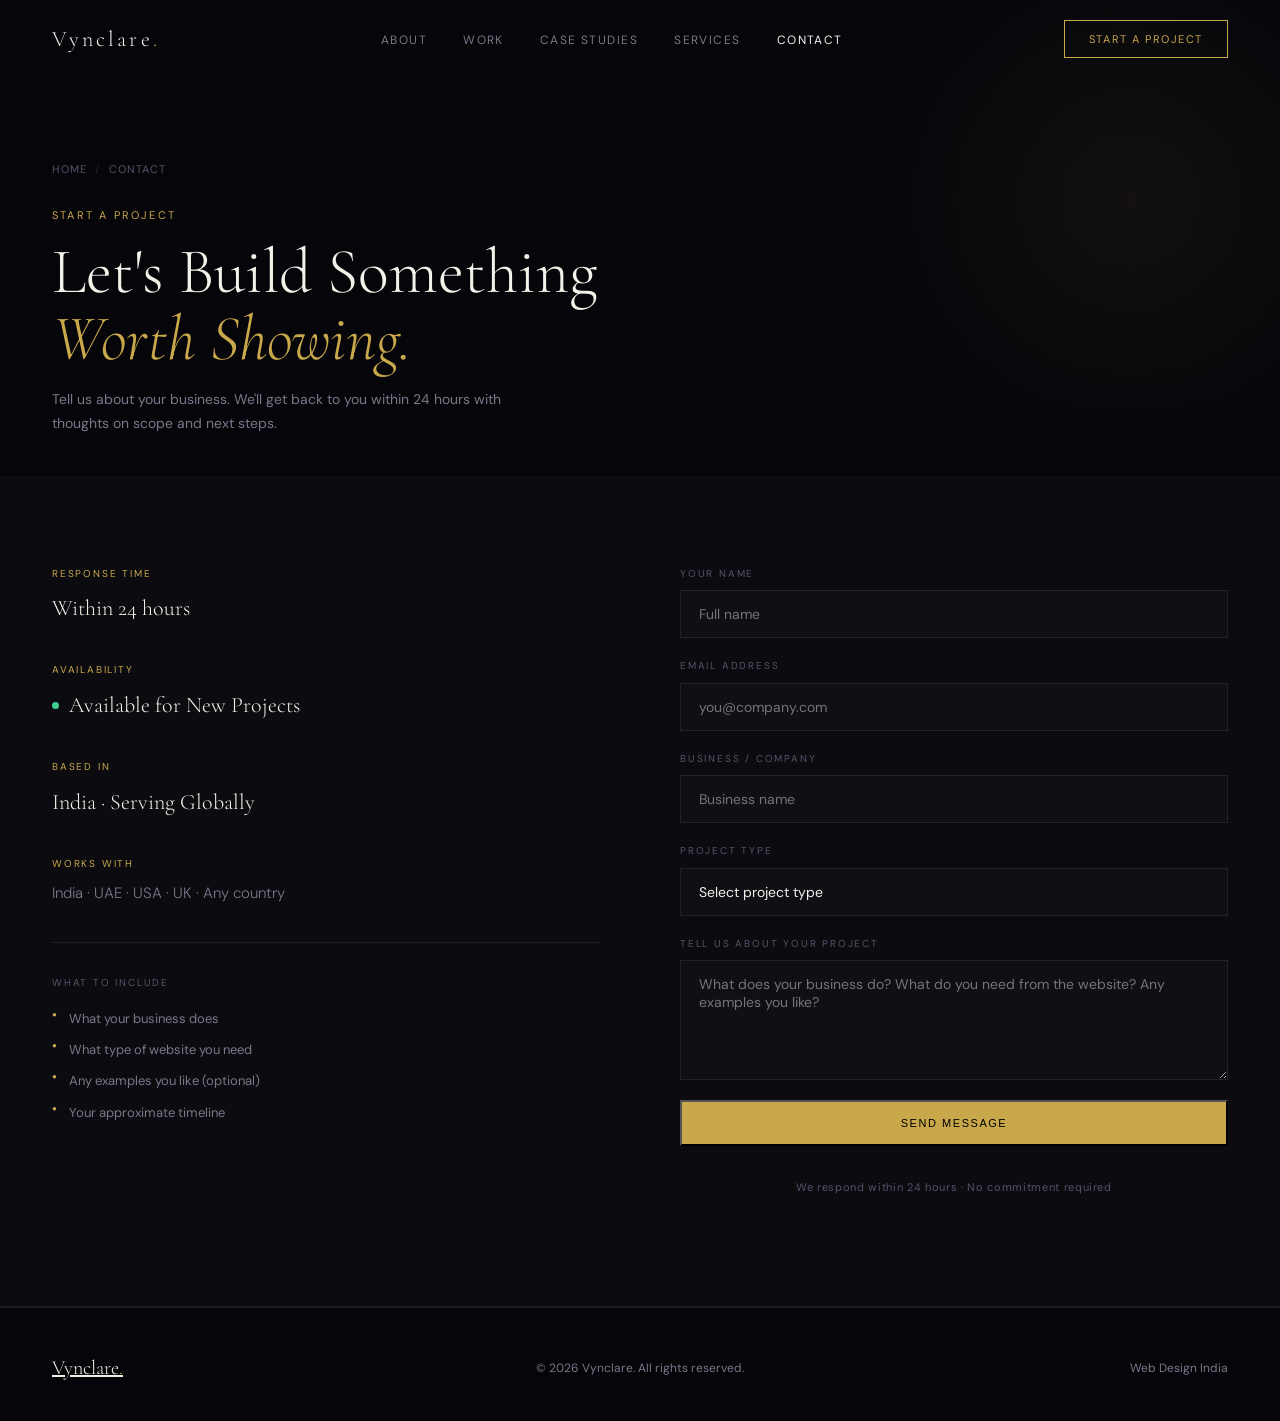
<file: contact.html>
<!DOCTYPE html>
<html lang="en-IN">
<head>
  <meta charset="UTF-8"><meta name="viewport" content="width=device-width, initial-scale=1.0">
  <title>Contact Vynclare — Start a Web Design Project India</title>
  <meta name="description" content="Tell Vynclare about your project. Custom WordPress, Shopify & corporate websites for businesses across India, UAE & globally. Response within 24 hours.">
  <meta name="robots" content="index, follow">
  <link rel="canonical" href="https://vynclare.in/contact.html">
  <link rel="icon" type="image/x-icon" href="favicon.ico">
  <link rel="apple-touch-icon" href="favicon.ico">
  <meta property="og:title" content="Contact Vynclare — Start a Web Design Project India">
  <meta property="og:description" content="Tell Vynclare about your project. Custom WordPress, Shopify & corporate websites for businesses across India, UAE & globally. Response within 24 hours.">
  <meta property="og:type" content="website">
  <meta property="og:url" content="https://vynclare.in/contact.html">
  <meta property="og:image" content="https://vynclare.in/og-image.jpg">
  <meta property="og:site_name" content="Vynclare">
  <meta name="twitter:card" content="summary_large_image">
  <meta name="twitter:title" content="Contact Vynclare — Start a Web Design Project India">
  <meta name="twitter:description" content="Tell Vynclare about your project. Custom WordPress, Shopify & corporate websites for businesses across India, UAE & globally. Response within 24 hours.">
  <meta name="twitter:image" content="https://vynclare.in/og-image.jpg">
  <link rel="preconnect" href="https://fonts.googleapis.com"><link rel="preconnect" href="https://fonts.gstatic.com" crossorigin>
  <link href="https://fonts.googleapis.com/css2?family=Cormorant+Garamond:ital,wght@0,300;0,400;0,600;1,300;1,400;1,600&family=DM+Sans:ital,opsz,wght@0,9..40,300;0,9..40,400;0,9..40,500;1,9..40,300&display=swap" rel="stylesheet">
  <link rel="stylesheet" href="style.css">
  <script type="application/ld+json">
  {
    "@context": "https://schema.org",
    "@type": "ContactPage",
    "name": "Contact Vynclare",
    "description": "Start a web design project with Vynclare. Custom WordPress, Shopify and corporate websites for businesses in India and globally.",
    "url": "https://vynclare.in/contact.html",
    "mainEntity": {
      "@type": "Organization",
      "name": "Vynclare",
      "email": "vynclaredigitalagency@gmail.com",
      "url": "https://vynclare.in"
    },
    "breadcrumb": {
      "@type": "BreadcrumbList",
      "itemListElement": [
        {"@type":"ListItem","position":1,"name":"Home","item":"https://vynclare.in/"},
        {"@type":"ListItem","position":2,"name":"Contact","item":"https://vynclare.in/contact.html"}
      ]
    }
  }
  </script>
</head>
<body>
<nav id="nav"><a href="index.html" class="nav-logo">Vynclare<span>.</span></a><ul class="nav-links"><li><a href="about.html">About</a></li><li><a href="portfolio.html">Work</a></li><li><a href="case-studies.html">Case Studies</a></li><li><a href="services.html">Services</a></li><li><a href="contact.html">Contact</a></li></ul><a href="contact.html" class="nav-cta">Start a Project</a><button class="ham" id="ham"><span></span><span></span><span></span></button></nav>
<div class="mob-menu" id="mob"><button class="mob-close" id="mobClose">✕</button><a href="about.html" onclick="closeMob()">About</a><a href="portfolio.html" onclick="closeMob()">Work</a><a href="case-studies.html" onclick="closeMob()">Case Studies</a><a href="services.html" onclick="closeMob()">Services</a><a href="contact.html" onclick="closeMob()">Start a Project</a></div>

<section class="page-hero" style="padding-bottom:40px;">
  <div class="page-hero-orb"></div>
  <div class="page-hero-inner">
    <div class="breadcrumb"><a href="index.html">Home</a><span class="sep">/</span><span>Contact</span></div>
    <div class="section-eyebrow fade"><span class="line"></span><span>Start a Project</span></div>
    <h1 class="section-title fade" style="font-size:clamp(42px,5vw,72px);">Let's Build Something<br><em>Worth Showing.</em></h1>
    <p class="section-sub fade" style="margin-top:14px;">Tell us about your business. We'll get back to you within 24 hours with thoughts on scope and next steps.</p>
  </div>
</section>

<section class="section" style="background:var(--dark); padding-top:20px;">
  <div class="contact-grid">
    <div class="contact-info fade">
      <div class="contact-item">
        <div class="contact-item-label">Response Time</div>
        <div class="contact-item-val">Within 24 hours</div>
      </div>
      <div class="contact-item">
        <div class="contact-item-label">Availability</div>
        <div class="contact-item-val" style="display:flex; align-items:center; gap:10px;">
          <span class="avail-dot" style="width:7px; height:7px; border-radius:50%; background:#3ecf8e; animation:pulse 2s infinite; flex-shrink:0;"></span>
          Available for New Projects
        </div>
      </div>
      <div class="contact-item">
        <div class="contact-item-label">Based In</div>
        <div class="contact-item-val">India · Serving Globally</div>
      </div>
      <div class="contact-item">
        <div class="contact-item-label">Works With</div>
        <div class="contact-item-val" style="font-size:15px; font-family:'DM Sans',sans-serif; line-height:1.7; color:var(--muted);">India · UAE · USA · UK · Any country</div>
      </div>
      <div style="padding-top:32px; border-top:1px solid var(--border);">
        <div class="cs-section-label" style="margin-bottom:16px;">What to Include</div>
        <div style="display:flex; flex-direction:column; gap:10px;">
          <div style="display:flex; gap:12px; font-size:13px; color:var(--muted);"><span style="color:var(--gold); font-size:8px;">●</span> What your business does</div>
          <div style="display:flex; gap:12px; font-size:13px; color:var(--muted);"><span style="color:var(--gold); font-size:8px;">●</span> What type of website you need</div>
          <div style="display:flex; gap:12px; font-size:13px; color:var(--muted);"><span style="color:var(--gold); font-size:8px;">●</span> Any examples you like (optional)</div>
          <div style="display:flex; gap:12px; font-size:13px; color:var(--muted);"><span style="color:var(--gold); font-size:8px;">●</span> Your approximate timeline</div>
        </div>
      </div>
    </div>
    <div class="fade">
      <form class="contact-form" id="contactForm">

        <!-- Web3Forms config — get your free key at web3forms.com -->
        <input type="hidden" name="access_key" value="fe78536b-6adf-4730-acd8-e35fa990337a">
        <input type="hidden" name="subject" value="New Project Inquiry — Vynclare">
        <input type="hidden" name="from_name" value="Vynclare Website">
        <!-- Honeypot spam trap -->
        <input type="checkbox" name="botcheck" style="display:none;">

        <div class="form-group">
          <label class="form-label">Your Name</label>
          <input class="form-input" type="text" name="name" placeholder="Full name" required>
        </div>
        <div class="form-group">
          <label class="form-label">Email Address</label>
          <input class="form-input" type="email" name="email" placeholder="you@company.com" required>
        </div>
        <div class="form-group">
          <label class="form-label">Business / Company</label>
          <input class="form-input" type="text" name="company" placeholder="Business name">
        </div>
        <div class="form-group">
          <label class="form-label">Project Type</label>
          <select class="form-select form-input" name="project_type">
            <option value="">Select project type</option>
            <option>Business Website (WordPress)</option>
            <option>E-Commerce Store (Shopify / WooCommerce)</option>
            <option>Premium Corporate Website</option>
            <option>Brand Identity</option>
            <option>NGO / Healthcare Website</option>
            <option>Website Redesign</option>
            <option>Maintenance &amp; SEO</option>
            <option>Not sure yet</option>
          </select>
        </div>
        <div class="form-group">
          <label class="form-label">Tell Us About Your Project</label>
          <textarea class="form-textarea form-input" name="message" placeholder="What does your business do? What do you need from the website? Any examples you like?" rows="5"></textarea>
        </div>
        <button type="submit" class="form-submit btn-primary">
  Send Message
</button>
        <p style="font-size:11px; color:var(--muted2); text-align:center; margin-top:12px; letter-spacing:.06em;">We respond within 24 hours · No commitment required</p>
      </form>
    </div>
  </div>
</section>

<footer><a href="index.html" class="footer-logo">Vynclare<span>.</span></a><p>© 2026 Vynclare. All rights reserved.</p><div class="footer-right"><a href="web-design-agency-india.html" style="color:var(--muted); font-size:12px; text-decoration:none;">Web Design India</a></div></footer>
<script src="script.js"></script>
</body>
</html>
</file>
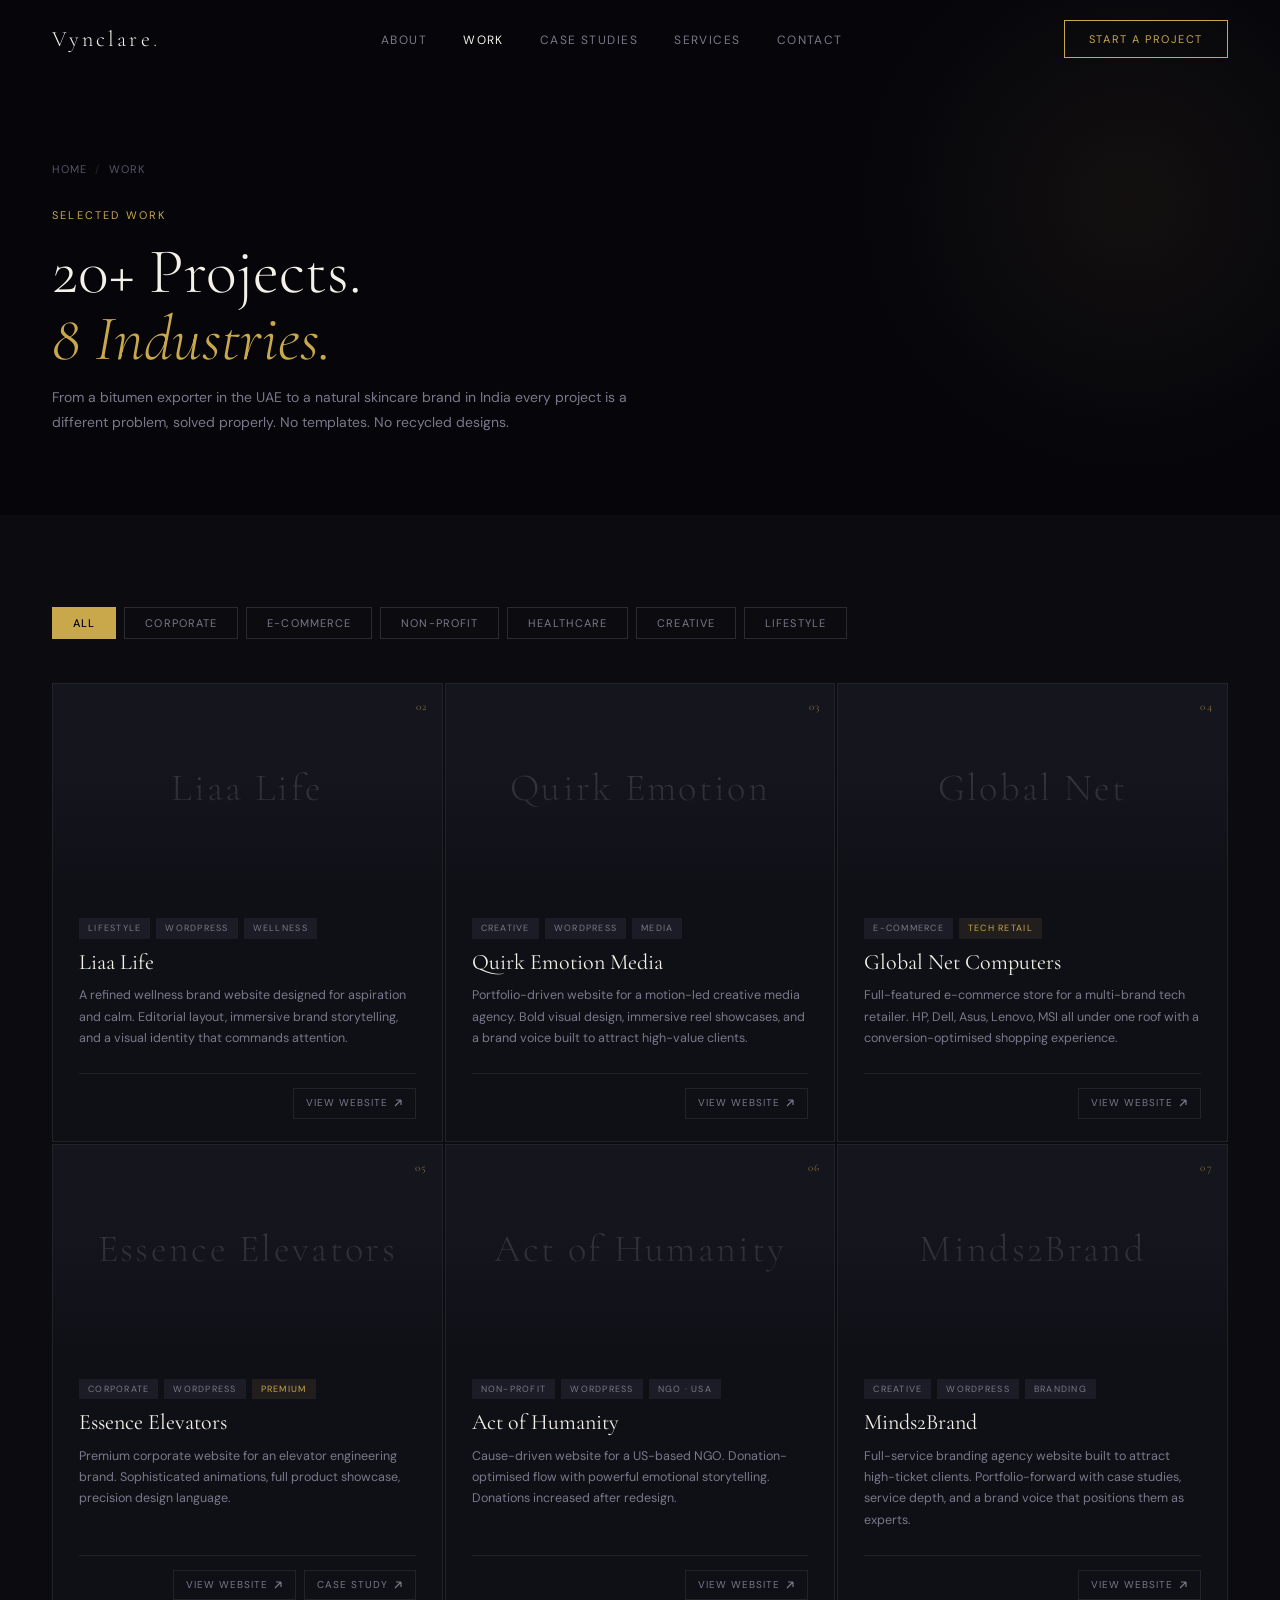
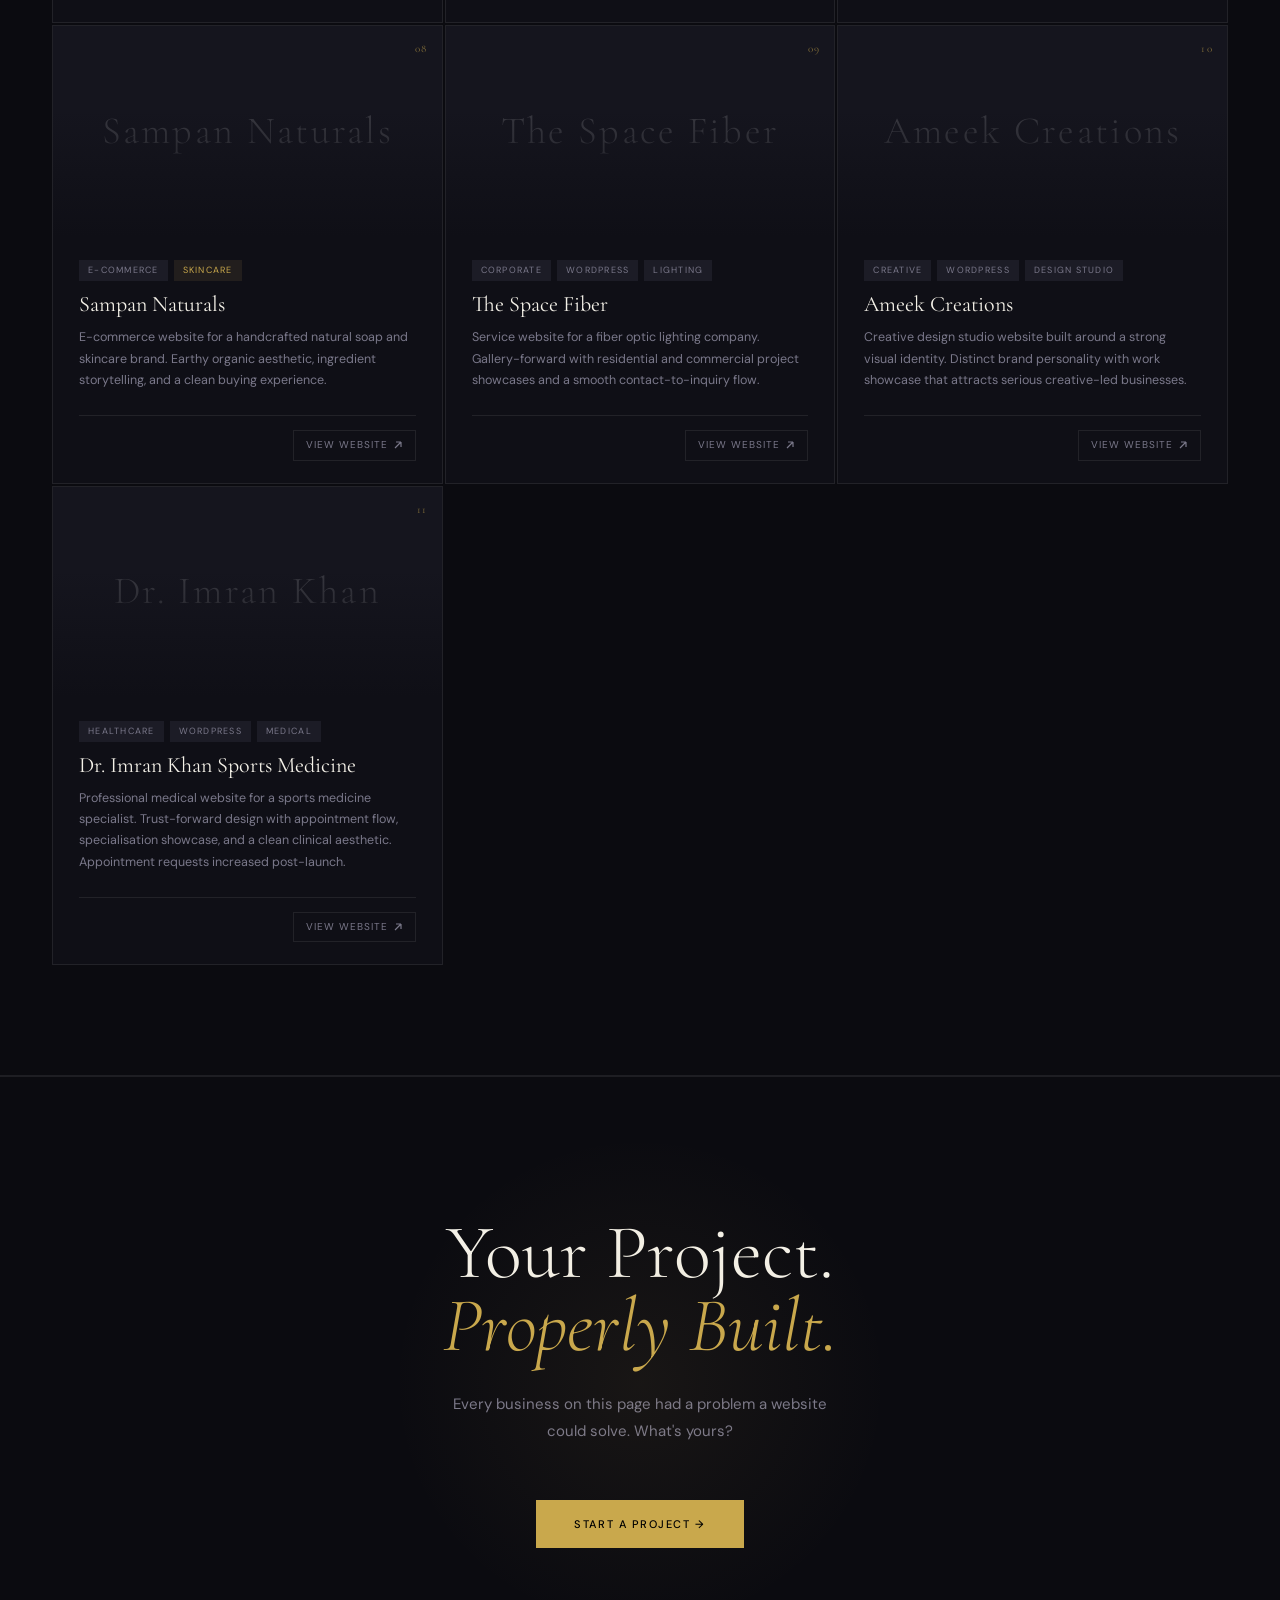
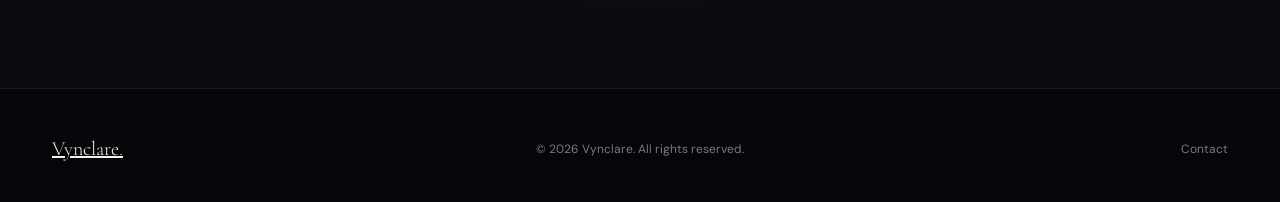
<file: portfolio.html>
<!DOCTYPE html>
<html lang="en-IN">
<head>
  <meta charset="UTF-8"><meta name="viewport" content="width=device-width, initial-scale=1.0">
  <title>Web Design Portfolio — 20+ Projects India & UAE | Vynclare</title>
  <meta name="description" content="Vynclare portfolio: WordPress sites, Shopify stores, NGO, healthcare & corporate websites for clients in India, UAE & USA. 20+ live projects.">
  <meta name="robots" content="index, follow">
  <link rel="canonical" href="https://vynclare.in/portfolio.html">
  <link rel="icon" type="image/x-icon" href="favicon.ico">
  <link rel="apple-touch-icon" href="favicon.ico">
  <meta property="og:title" content="Web Design Portfolio — 20+ Projects India & UAE | Vynclare">
  <meta property="og:description" content="WordPress sites, Shopify stores, NGO, healthcare & corporate websites for clients in India, UAE & USA. 20+ live projects across 8 industries.">
  <meta property="og:type" content="website">
  <meta property="og:url" content="https://vynclare.in/portfolio.html">
  <meta property="og:image" content="https://vynclare.in/og-image.jpg">
  <meta property="og:site_name" content="Vynclare">
  <meta name="twitter:card" content="summary_large_image">
  <meta name="twitter:title" content="Web Design Portfolio — 20+ Projects India & UAE | Vynclare">
  <meta name="twitter:description" content="WordPress sites, Shopify stores, NGO, healthcare & corporate websites for clients in India, UAE & USA. 20+ live projects.">
  <meta name="twitter:image" content="https://vynclare.in/og-image.jpg">
  <link rel="preconnect" href="https://fonts.googleapis.com"><link rel="preconnect" href="https://fonts.gstatic.com" crossorigin>
  <link href="https://fonts.googleapis.com/css2?family=Cormorant+Garamond:ital,wght@0,300;0,400;0,600;1,300;1,400;1,600&family=DM+Sans:ital,opsz,wght@0,9..40,300;0,9..40,400;0,9..40,500;1,9..40,300&display=swap" rel="stylesheet">
  <link rel="stylesheet" href="style.css">
  <script type="application/ld+json">
  {
    "@context": "https://schema.org",
    "@type": "CollectionPage",
    "name": "Vynclare Web Design Portfolio",
    "description": "Portfolio of 20+ custom web design projects including WordPress websites, Shopify stores, NGO sites, healthcare and corporate websites built by Vynclare across India, UAE and USA.",
    "url": "https://vynclare.in/portfolio.html",
    "breadcrumb": {
      "@type": "BreadcrumbList",
      "itemListElement": [
        {"@type":"ListItem","position":1,"name":"Home","item":"https://vynclare.in/"},
        {"@type":"ListItem","position":2,"name":"Portfolio","item":"https://vynclare.in/portfolio.html"}
      ]
    }
  }
  </script>
</head>
<body>
<nav id="nav"><a href="index.html" class="nav-logo">Vynclare<span>.</span></a><ul class="nav-links"><li><a href="about.html">About</a></li><li><a href="portfolio.html">Work</a></li><li><a href="case-studies.html">Case Studies</a></li><li><a href="services.html">Services</a></li><li><a href="contact.html">Contact</a></li></ul><a href="contact.html" class="nav-cta">Start a Project</a><button class="ham" id="ham"><span></span><span></span><span></span></button></nav>
<div class="mob-menu" id="mob"><button class="mob-close" id="mobClose">✕</button><a href="about.html" onclick="closeMob()">About</a><a href="portfolio.html" onclick="closeMob()">Work</a><a href="case-studies.html" onclick="closeMob()">Case Studies</a><a href="services.html" onclick="closeMob()">Services</a><a href="contact.html" onclick="closeMob()">Start a Project</a></div>

<section class="page-hero">
  <div class="page-hero-orb"></div>
  <div class="page-hero-inner">
    <div class="breadcrumb"><a href="index.html">Home</a><span class="sep">/</span><span>Work</span></div>
    <div class="section-eyebrow fade"><span class="line"></span><span>Selected Work</span></div>
    <h1 class="section-title fade" style="font-size:clamp(42px,5vw,72px);">20+ Projects.<br><em>8 Industries.</em></h1>
    <p class="portfolio-intro fade">From a bitumen exporter in the UAE to a natural skincare brand in India every project is a different problem, solved properly. No templates. No recycled designs.</p>
  </div>
</section>

<section class="section" style="background:var(--dark); padding-top:40px;">
  <div class="filter-wrap fade">
    <button class="filter-btn active" data-filter="all">All</button>
    <button class="filter-btn" data-filter="corporate">Corporate</button>
    <button class="filter-btn" data-filter="ecommerce">E-Commerce</button>
    <button class="filter-btn" data-filter="nonprofit">Non-Profit</button>
    <button class="filter-btn" data-filter="healthcare">Healthcare</button>
    <button class="filter-btn" data-filter="creative">Creative</button>
    <button class="filter-btn" data-filter="lifestyle">Lifestyle</button>
  </div>
  <div class="projects-grid">
    
    <div class="project-card fade" data-category="lifestyle"><div class="card-preview"><div class="card-preview-fallback"><span>Liaa Life</span></div><div class="card-overlay"></div><div class="card-num">02</div></div><div class="card-body"><div class="card-tags"><span class="card-tag">Lifestyle</span><span class="card-tag">WordPress</span><span class="card-tag">Wellness</span></div><div class="card-title">Liaa Life</div><p class="card-desc">A refined wellness brand website designed for aspiration and calm. Editorial layout, immersive brand storytelling, and a visual identity that commands attention.</p><div class="card-footer"><a href="https://liaalife.com/" target="_blank" rel="noopener noreferrer" class="card-link">View Website <svg width="10" height="10" viewBox="0 0 10 10" fill="none"><path d="M2 8L8 2M8 2H3M8 2V7" stroke="currentColor" stroke-width="1.2"/></svg></a></div></div></div>
    <div class="project-card fade" data-category="creative"><div class="card-preview"><div class="card-preview-fallback"><span>Quirk Emotion</span></div><div class="card-overlay"></div><div class="card-num">03</div></div><div class="card-body"><div class="card-tags"><span class="card-tag">Creative</span><span class="card-tag">WordPress</span><span class="card-tag">Media</span></div><div class="card-title">Quirk Emotion Media</div><p class="card-desc">Portfolio-driven website for a motion-led creative media agency. Bold visual design, immersive reel showcases, and a brand voice built to attract high-value clients.</p><div class="card-footer"><a href="https://quirkemotionmedia.com/" target="_blank" rel="noopener noreferrer" class="card-link">View Website <svg width="10" height="10" viewBox="0 0 10 10" fill="none"><path d="M2 8L8 2M8 2H3M8 2V7" stroke="currentColor" stroke-width="1.2"/></svg></a></div></div></div>
    <div class="project-card fade" data-category="ecommerce"><div class="card-preview"><div class="card-preview-fallback"><span>Global Net</span></div><div class="card-overlay"></div><div class="card-num">04</div></div><div class="card-body"><div class="card-tags"><span class="card-tag">E-Commerce</span><span class="card-tag gold">Tech Retail</span></div><div class="card-title">Global Net Computers</div><p class="card-desc">Full-featured e-commerce store for a multi-brand tech retailer. HP, Dell, Asus, Lenovo, MSI all under one roof with a conversion-optimised shopping experience.</p><div class="card-footer"><a href="https://globalnetcomputers.in/" target="_blank" rel="noopener noreferrer" class="card-link">View Website <svg width="10" height="10" viewBox="0 0 10 10" fill="none"><path d="M2 8L8 2M8 2H3M8 2V7" stroke="currentColor" stroke-width="1.2"/></svg></a></div></div></div>
    <div class="project-card fade" data-category="corporate"><div class="card-preview"><div class="card-preview-fallback"><span>Essence Elevators</span></div><div class="card-overlay"></div><div class="card-num">05</div></div><div class="card-body"><div class="card-tags"><span class="card-tag">Corporate</span><span class="card-tag">WordPress</span><span class="card-tag gold">Premium</span></div><div class="card-title">Essence Elevators</div><p class="card-desc">Premium corporate website for an elevator engineering brand. Sophisticated animations, full product showcase, precision design language.</p><div class="card-footer"><a href="https://essenceelevators.com/" target="_blank" rel="noopener noreferrer" class="card-link">View Website <svg width="10" height="10" viewBox="0 0 10 10" fill="none"><path d="M2 8L8 2M8 2H3M8 2V7" stroke="currentColor" stroke-width="1.2"/></svg></a><a href="case-studies.html#essence-elevators" class="card-link" style="margin-left:8px;">Case Study <svg width="10" height="10" viewBox="0 0 10 10" fill="none"><path d="M2 8L8 2M8 2H3M8 2V7" stroke="currentColor" stroke-width="1.2"/></svg></a></div></div></div>
    <div class="project-card fade" data-category="nonprofit"><div class="card-preview"><div class="card-preview-fallback"><span>Act of Humanity</span></div><div class="card-overlay"></div><div class="card-num">06</div></div><div class="card-body"><div class="card-tags"><span class="card-tag">Non-Profit</span><span class="card-tag">WordPress</span><span class="card-tag">NGO · USA</span></div><div class="card-title">Act of Humanity</div><p class="card-desc">Cause-driven website for a US-based NGO. Donation-optimised flow with powerful emotional storytelling. Donations increased after redesign.</p><div class="card-footer"><a href="https://actofhumanity.org/" target="_blank" rel="noopener noreferrer" class="card-link">View Website <svg width="10" height="10" viewBox="0 0 10 10" fill="none"><path d="M2 8L8 2M8 2H3M8 2V7" stroke="currentColor" stroke-width="1.2"/></svg></a></div></div></div>
    <div class="project-card fade" data-category="creative"><div class="card-preview"><div class="card-preview-fallback"><span>Minds2Brand</span></div><div class="card-overlay"></div><div class="card-num">07</div></div><div class="card-body"><div class="card-tags"><span class="card-tag">Creative</span><span class="card-tag">WordPress</span><span class="card-tag">Branding</span></div><div class="card-title">Minds2Brand</div><p class="card-desc">Full-service branding agency website built to attract high-ticket clients. Portfolio-forward with case studies, service depth, and a brand voice that positions them as experts.</p><div class="card-footer"><a href="https://minds2brand.co.in/" target="_blank" rel="noopener noreferrer" class="card-link">View Website <svg width="10" height="10" viewBox="0 0 10 10" fill="none"><path d="M2 8L8 2M8 2H3M8 2V7" stroke="currentColor" stroke-width="1.2"/></svg></a></div></div></div>
    <div class="project-card fade" data-category="ecommerce"><div class="card-preview"><div class="card-preview-fallback"><span>Sampan Naturals</span></div><div class="card-overlay"></div><div class="card-num">08</div></div><div class="card-body"><div class="card-tags"><span class="card-tag">E-Commerce</span><span class="card-tag gold">Skincare</span></div><div class="card-title">Sampan Naturals</div><p class="card-desc">E-commerce website for a handcrafted natural soap and skincare brand. Earthy organic aesthetic, ingredient storytelling, and a clean buying experience.</p><div class="card-footer"><a href="https://sampannaturals.com/" target="_blank" rel="noopener noreferrer" class="card-link">View Website <svg width="10" height="10" viewBox="0 0 10 10" fill="none"><path d="M2 8L8 2M8 2H3M8 2V7" stroke="currentColor" stroke-width="1.2"/></svg></a></div></div></div>
    <div class="project-card fade" data-category="corporate"><div class="card-preview"><div class="card-preview-fallback"><span>The Space Fiber</span></div><div class="card-overlay"></div><div class="card-num">09</div></div><div class="card-body"><div class="card-tags"><span class="card-tag">Corporate</span><span class="card-tag">WordPress</span><span class="card-tag">Lighting</span></div><div class="card-title">The Space Fiber</div><p class="card-desc">Service website for a fiber optic lighting company. Gallery-forward with residential and commercial project showcases and a smooth contact-to-inquiry flow.</p><div class="card-footer"><a href="https://thespacefiber.com/" target="_blank" rel="noopener noreferrer" class="card-link">View Website <svg width="10" height="10" viewBox="0 0 10 10" fill="none"><path d="M2 8L8 2M8 2H3M8 2V7" stroke="currentColor" stroke-width="1.2"/></svg></a></div></div></div>
    <div class="project-card fade" data-category="creative"><div class="card-preview"><div class="card-preview-fallback"><span>Ameek Creations</span></div><div class="card-overlay"></div><div class="card-num">10</div></div><div class="card-body"><div class="card-tags"><span class="card-tag">Creative</span><span class="card-tag">WordPress</span><span class="card-tag">Design Studio</span></div><div class="card-title">Ameek Creations</div><p class="card-desc">Creative design studio website built around a strong visual identity. Distinct brand personality with work showcase that attracts serious creative-led businesses.</p><div class="card-footer"><a href="https://ameekcreations.com/" target="_blank" rel="noopener noreferrer" class="card-link">View Website <svg width="10" height="10" viewBox="0 0 10 10" fill="none"><path d="M2 8L8 2M8 2H3M8 2V7" stroke="currentColor" stroke-width="1.2"/></svg></a></div></div></div>
    <div class="project-card fade" data-category="healthcare"><div class="card-preview"><div class="card-preview-fallback"><span>Dr. Imran Khan</span></div><div class="card-overlay"></div><div class="card-num">11</div></div><div class="card-body"><div class="card-tags"><span class="card-tag">Healthcare</span><span class="card-tag">WordPress</span><span class="card-tag">Medical</span></div><div class="card-title">Dr. Imran Khan Sports Medicine</div><p class="card-desc">Professional medical website for a sports medicine specialist. Trust-forward design with appointment flow, specialisation showcase, and a clean clinical aesthetic. Appointment requests increased post-launch.</p><div class="card-footer"><a href="https://drimrankhansportsmedicine.com/" target="_blank" rel="noopener noreferrer" class="card-link">View Website <svg width="10" height="10" viewBox="0 0 10 10" fill="none"><path d="M2 8L8 2M8 2H3M8 2V7" stroke="currentColor" stroke-width="1.2"/></svg></a></div></div></div>
  </div>
</section>

<section class="cta-section">
  <div class="cta-title fade">Your Project.<br><em>Properly Built.</em></div>
  <p class="cta-sub fade">Every business on this page had a problem a website could solve. What's yours?</p>
  <div class="cta-actions fade"><a href="contact.html" class="btn-primary">Start a Project →</a></div>
</section>
<footer><a href="index.html" class="footer-logo">Vynclare<span>.</span></a><p>© 2026 Vynclare. All rights reserved.</p><div class="footer-right"><a href="contact.html" style="color:var(--muted); font-size:12px; text-decoration:none;">Contact</a></div></footer>
<script src="script.js"></script>
</body>
</html>
</file>
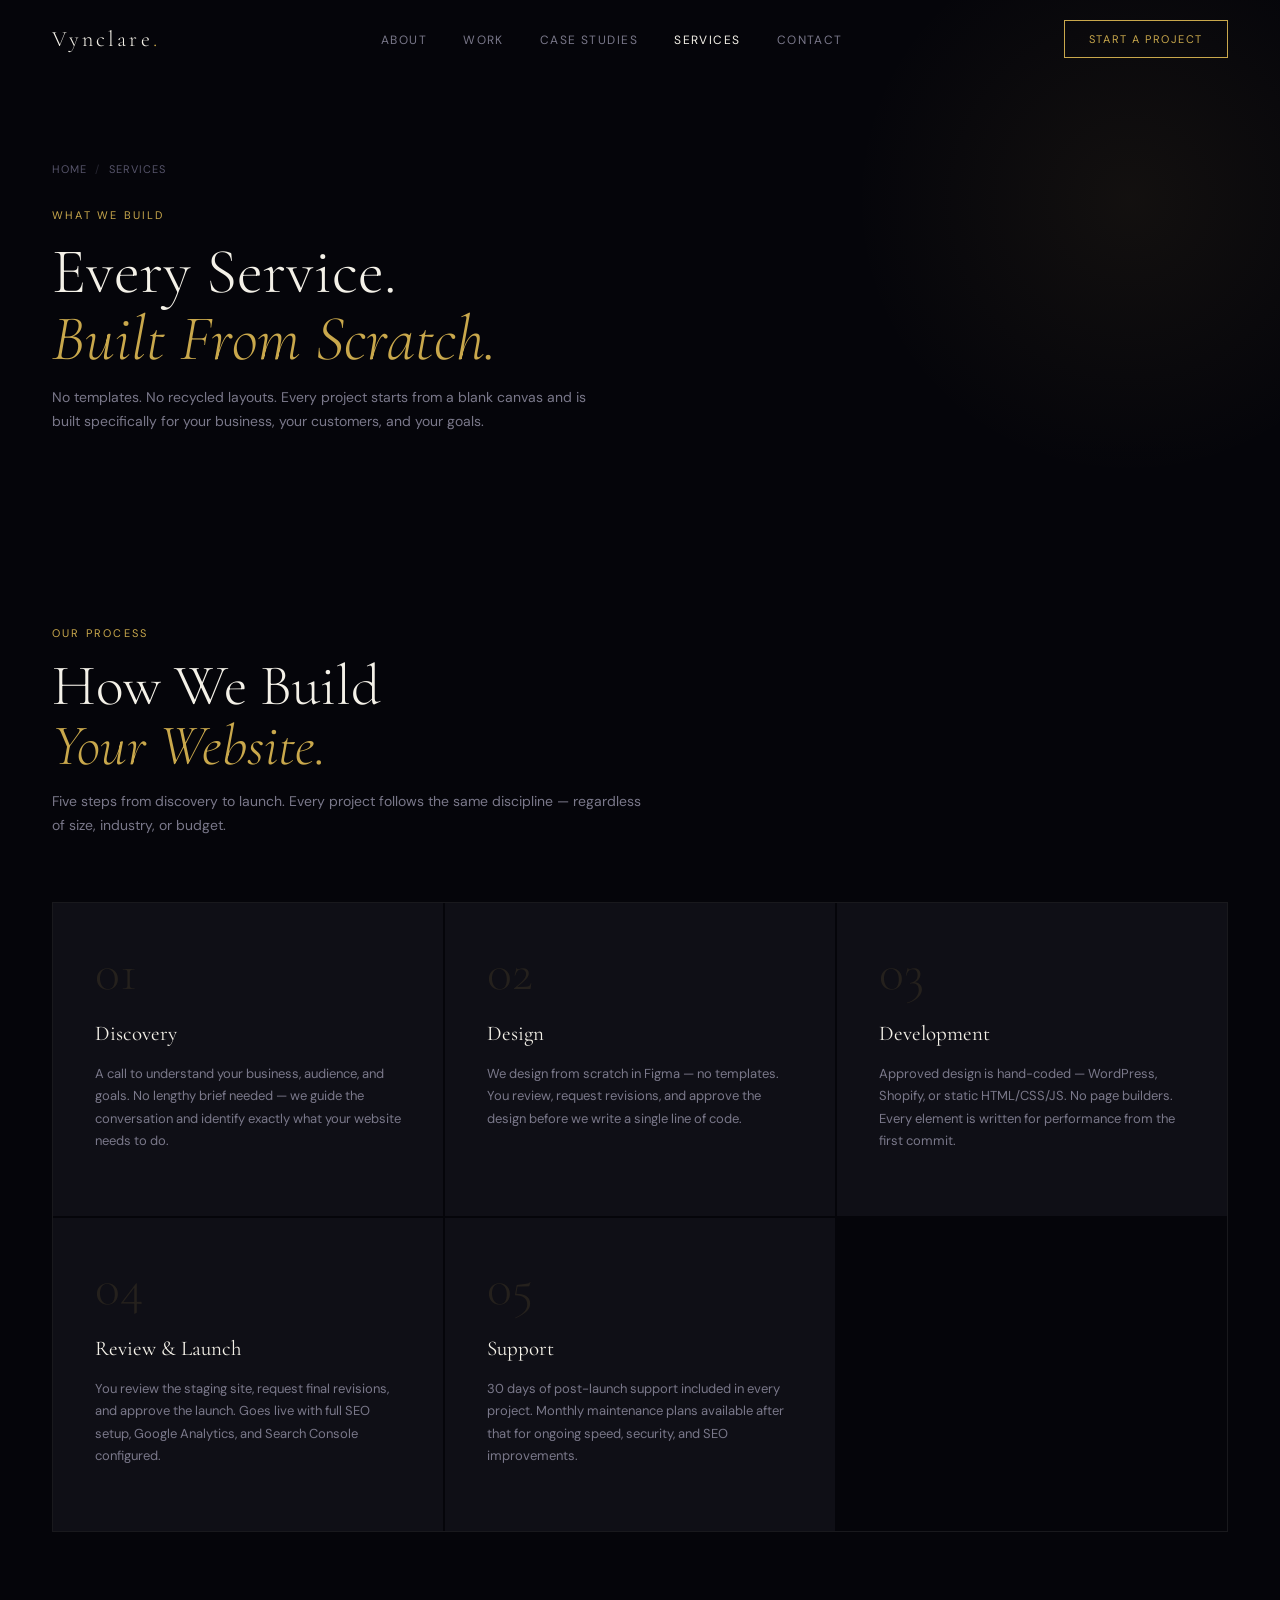
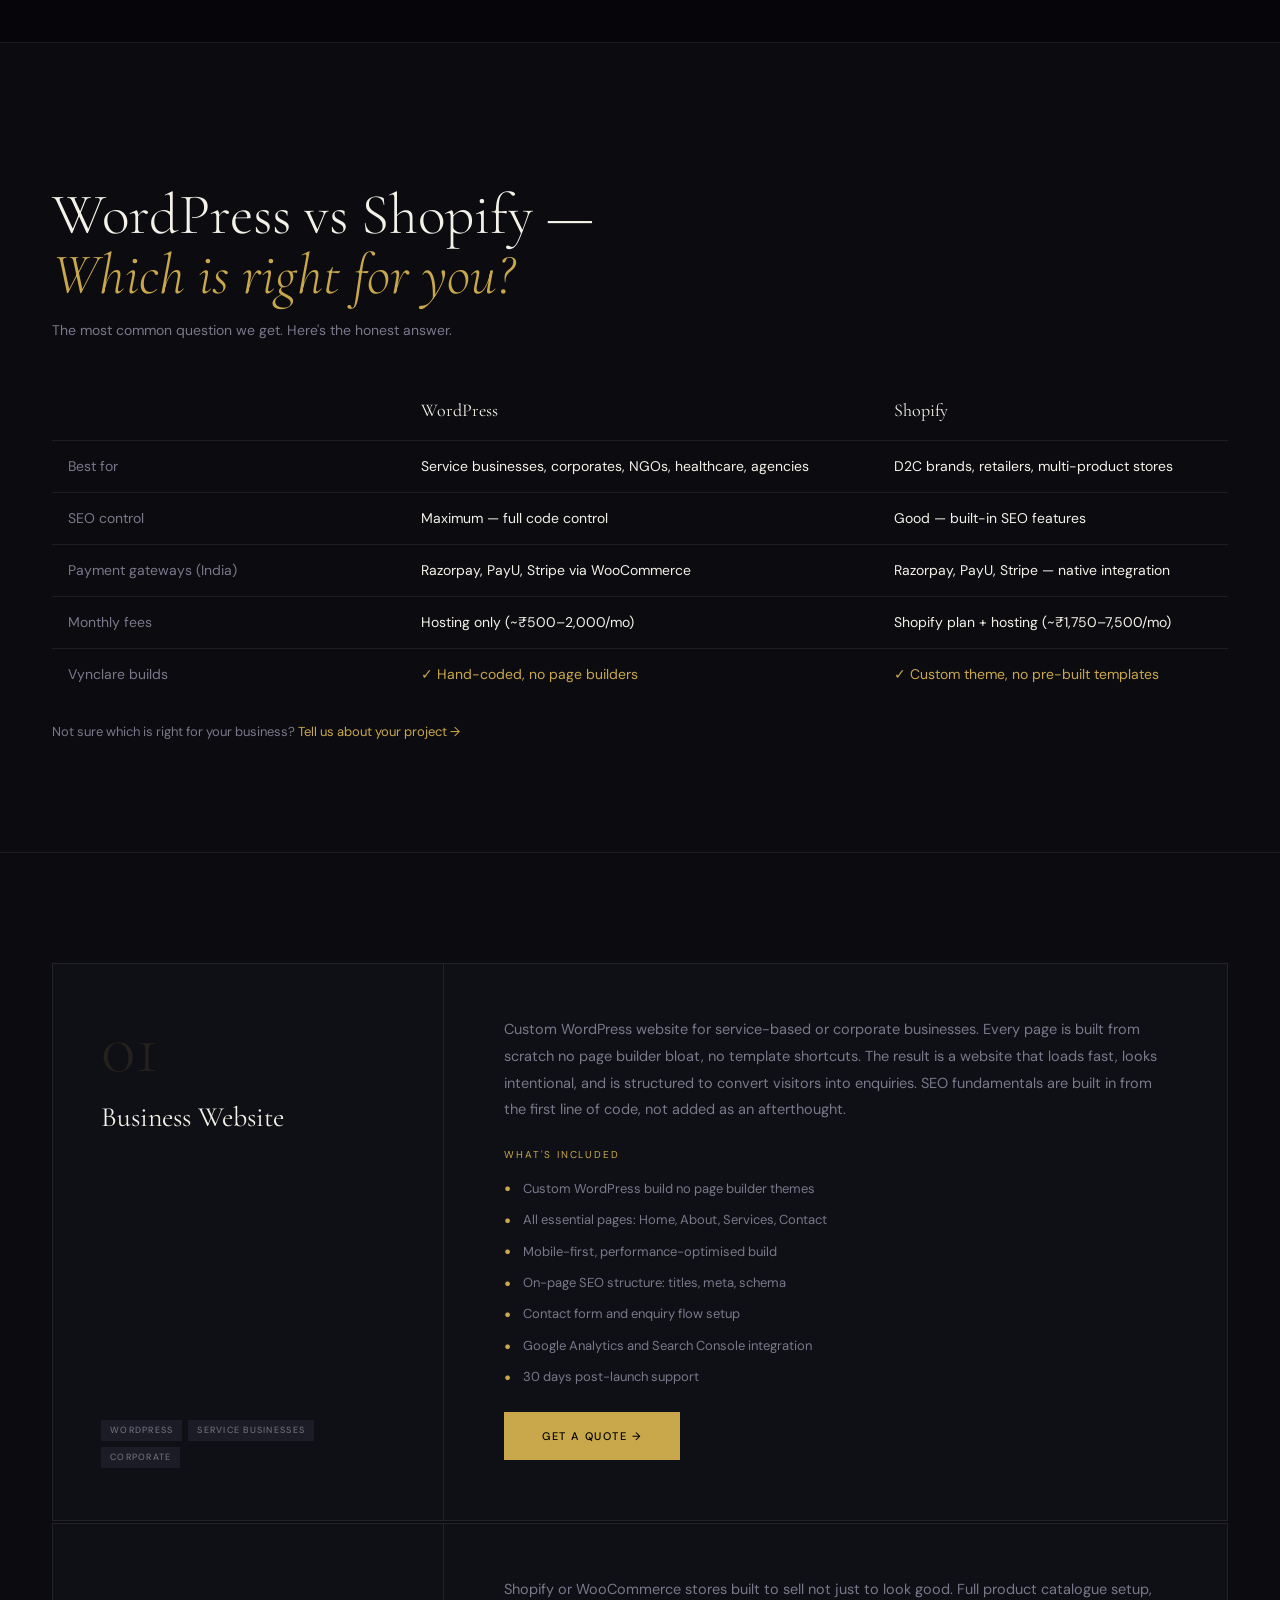
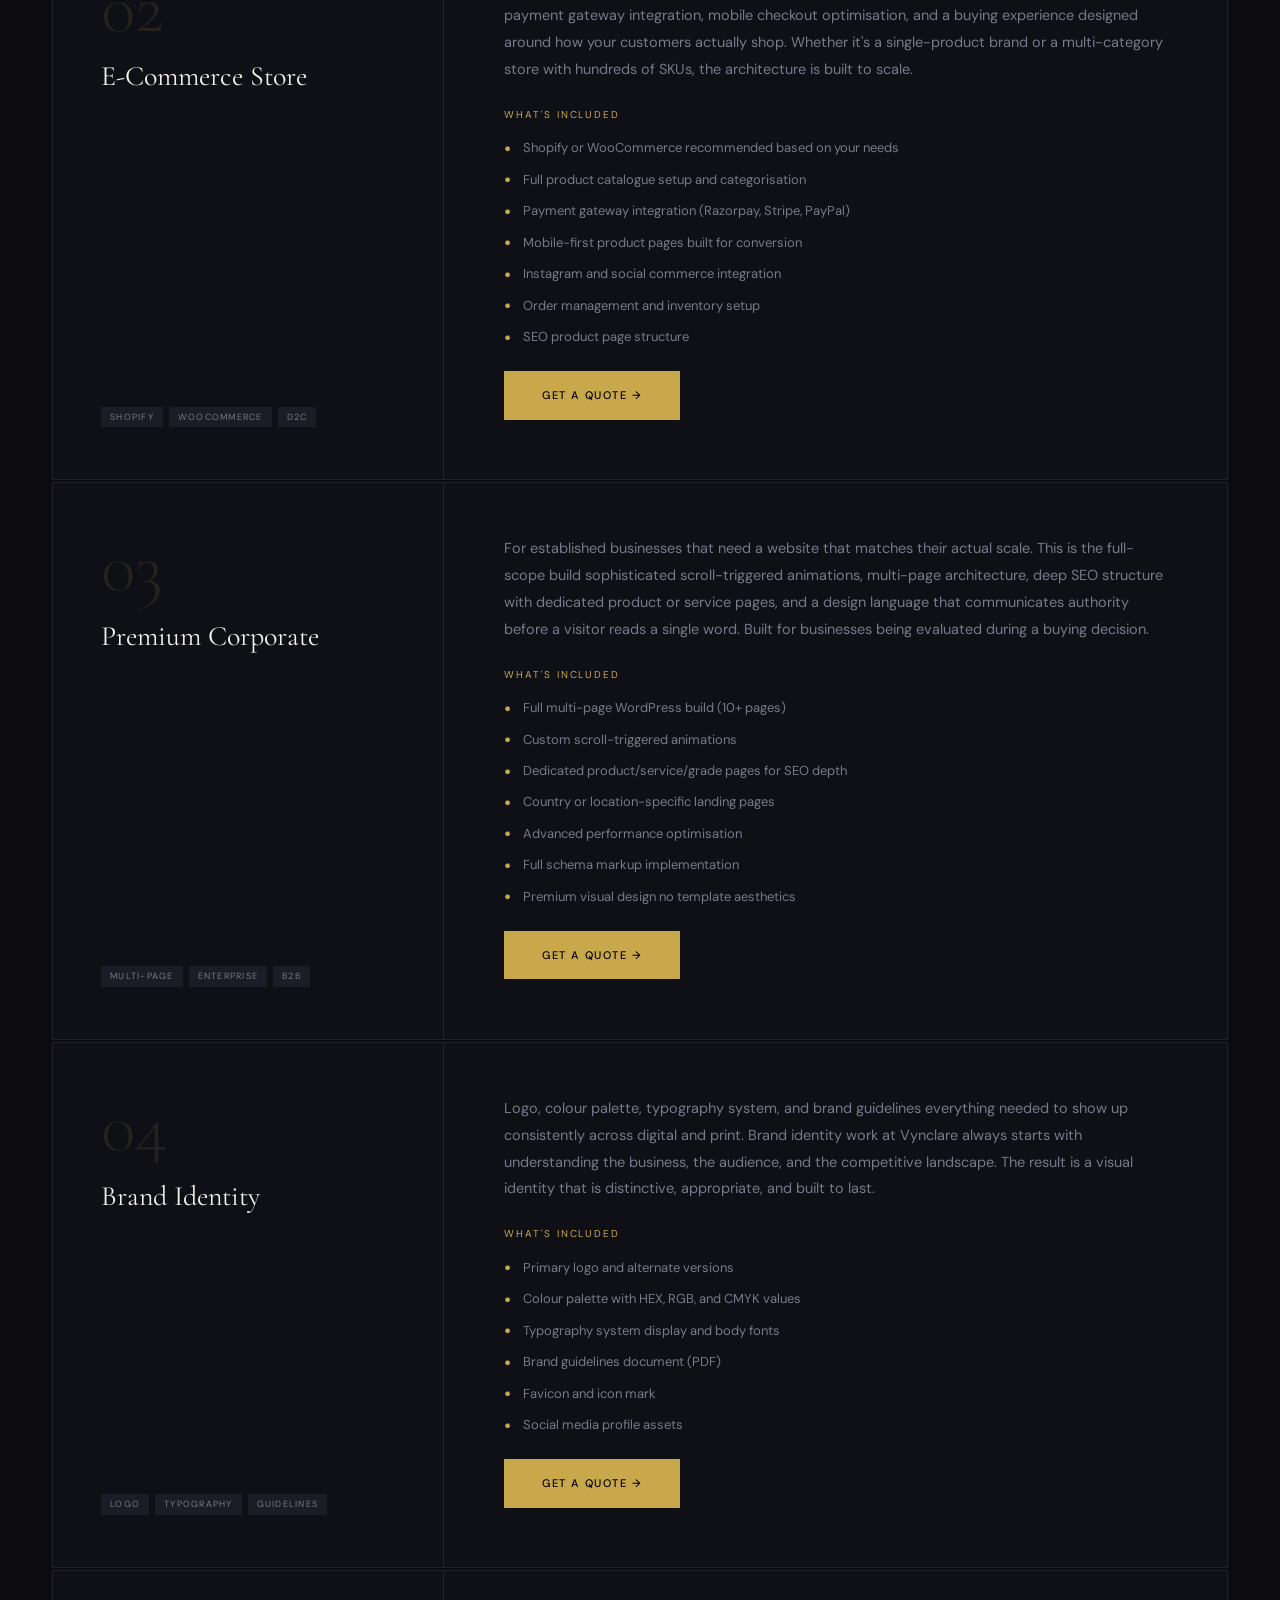
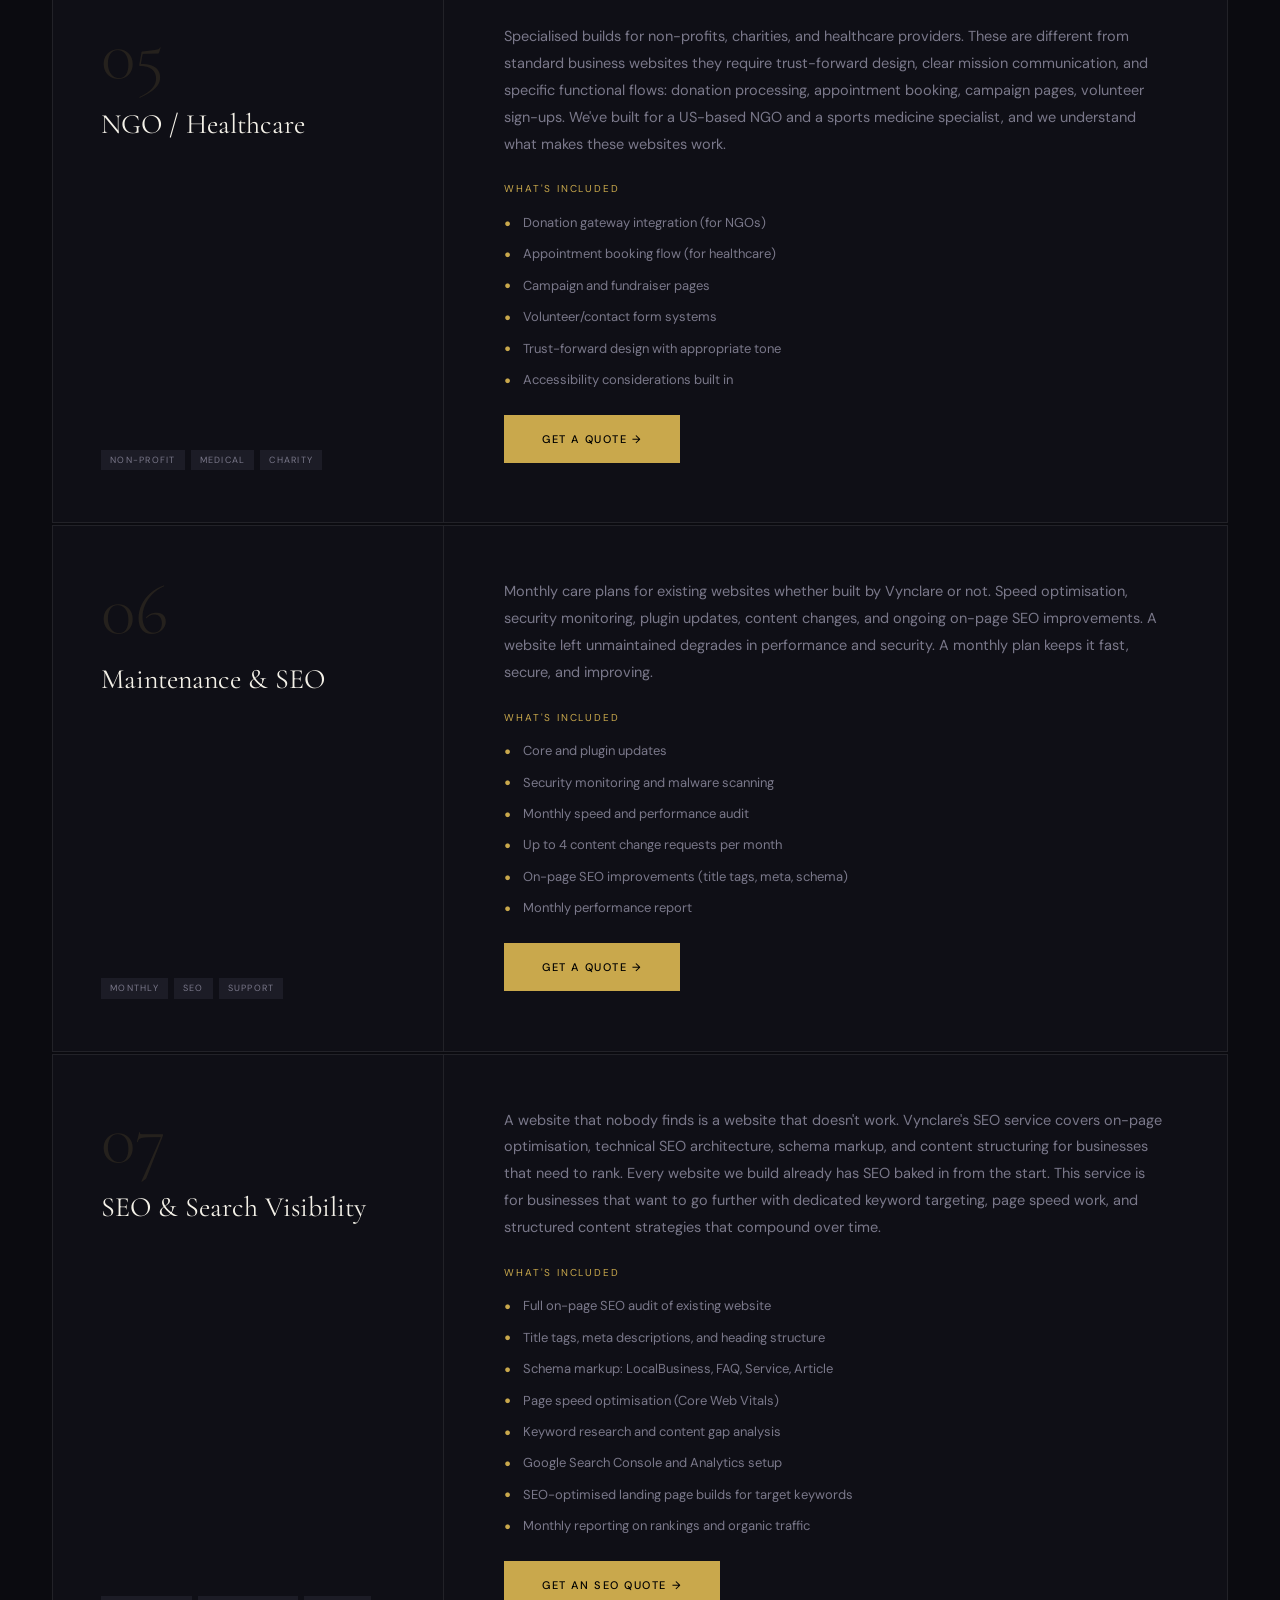
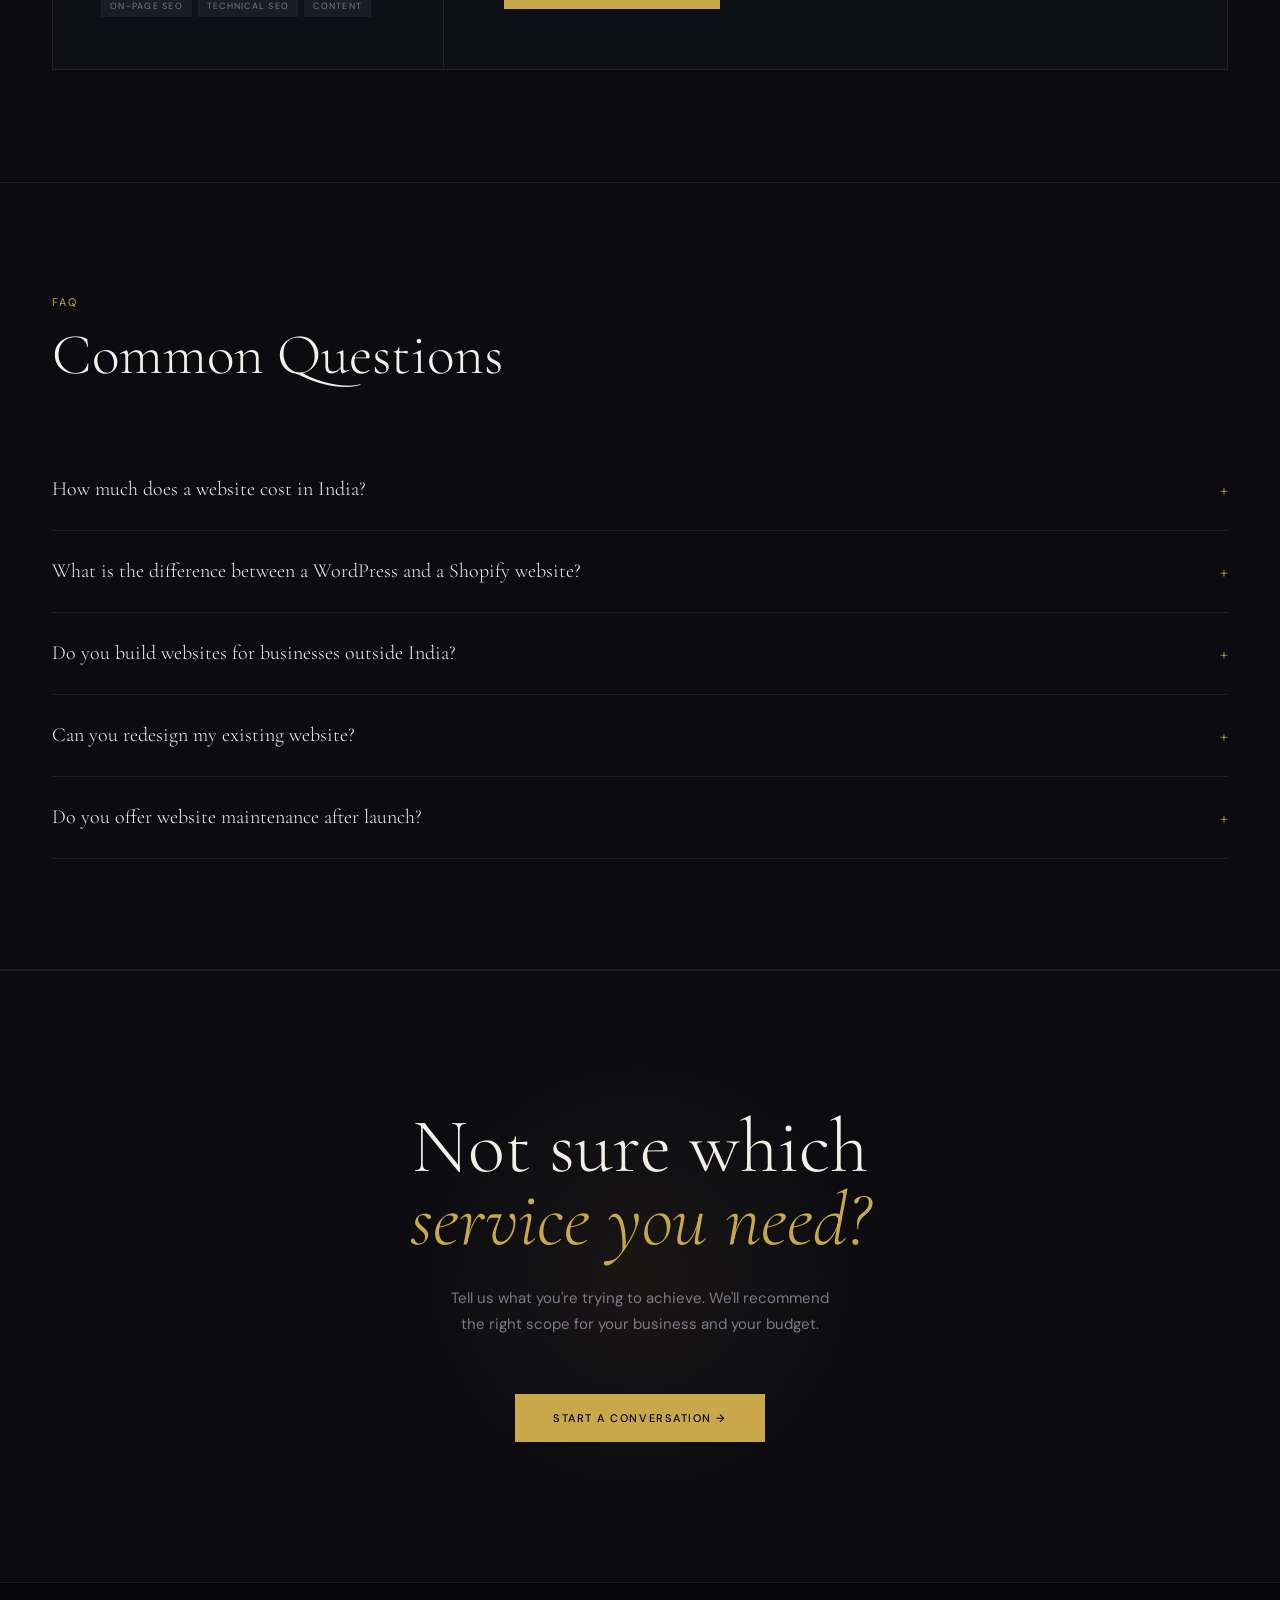
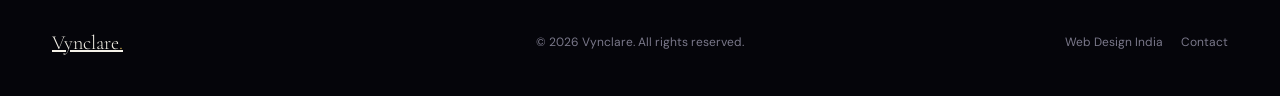
<file: services.html>
<!DOCTYPE html>
<html lang="en-IN">
<head>
  <meta charset="UTF-8"><meta name="viewport" content="width=device-width, initial-scale=1.0">
  <title>Web Design Services India — WordPress & Shopify | Vynclare</title>
  <meta name="description" content="Custom WordPress sites, Shopify stores, NGO & corporate websites, brand identity & SEO for businesses in India & globally. Built from scratch by Vynclare.">
  <meta name="robots" content="index, follow">
  <link rel="canonical" href="https://vynclare.in/services.html">
  <link rel="icon" type="image/x-icon" href="favicon.ico">
  <link rel="apple-touch-icon" href="favicon.ico">
  <meta property="og:title" content="Web Design Services India — WordPress & Shopify | Vynclare">
  <meta property="og:description" content="Custom WordPress sites, Shopify stores, corporate & NGO websites, brand identity & SEO for businesses in India & globally. Every project from scratch.">
  <meta property="og:type" content="website">
  <meta property="og:url" content="https://vynclare.in/services.html">
  <meta property="og:image" content="https://vynclare.in/og-image.jpg">
  <meta property="og:site_name" content="Vynclare">
  <meta name="twitter:card" content="summary_large_image">
  <meta name="twitter:title" content="Web Design Services India — WordPress & Shopify | Vynclare">
  <meta name="twitter:description" content="Custom WordPress sites, Shopify stores, corporate & NGO websites, brand identity & SEO for businesses in India & globally.">
  <meta name="twitter:image" content="https://vynclare.in/og-image.jpg">
  <link rel="preconnect" href="https://fonts.googleapis.com"><link rel="preconnect" href="https://fonts.gstatic.com" crossorigin>
  <link href="https://fonts.googleapis.com/css2?family=Cormorant+Garamond:ital,wght@0,300;0,400;0,600;1,300;1,400;1,600&family=DM+Sans:ital,opsz,wght@0,9..40,300;0,9..40,400;0,9..40,500;1,9..40,300&display=swap" rel="stylesheet">
  <link rel="stylesheet" href="style.css">
  <script type="application/ld+json">
  [
    {
      "@context": "https://schema.org",
      "@type": "WebPage",
      "name": "Web Design Services India",
      "description": "Vynclare offers custom WordPress websites, Shopify stores, premium corporate websites, brand identity, NGO/healthcare builds, and SEO services for businesses in India and globally.",
      "url": "https://vynclare.in/services.html",
      "speakable": {
        "@type": "SpeakableSpecification",
        "cssSelector": ["#how-we-work", ".faq-wrap", ".section-sub"]
      },
      "breadcrumb": {
        "@type": "BreadcrumbList",
        "itemListElement": [
          {"@type":"ListItem","position":1,"name":"Home","item":"https://vynclare.in/"},
          {"@type":"ListItem","position":2,"name":"Services","item":"https://vynclare.in/services.html"}
        ]
      }
    },
    {
      "@context": "https://schema.org",
      "@type": "HowTo",
      "name": "How to get a custom website built in India by Vynclare",
      "description": "The step-by-step process Vynclare follows to design and launch your website — from discovery call to post-launch support.",
      "step": [
        {"@type":"HowToStep","position":1,"name":"Discovery Call","text":"We start with a call to understand your business, your audience, and what you need your website to achieve. No lengthy brief required — we guide the conversation."},
        {"@type":"HowToStep","position":2,"name":"Design in Figma","text":"We design your website from scratch in Figma — no templates. You review, request revisions, and approve the design before development begins."},
        {"@type":"HowToStep","position":3,"name":"Hand-Coded Development","text":"The approved design is hand-coded — WordPress, Shopify, or static HTML/CSS/JS. No page builders. Clean, fast, performant code from the first line."},
        {"@type":"HowToStep","position":4,"name":"Review and Launch","text":"You review the staging site, request final revisions, and approve the launch. The site goes live with full SEO configuration, Google Analytics, and Search Console setup."},
        {"@type":"HowToStep","position":5,"name":"30-Day Post-Launch Support","text":"Every project includes 30 days of post-launch support at no extra cost. Monthly maintenance plans are available after that for ongoing performance, security, and SEO."}
      ]
    },
    {
      "@context": "https://schema.org",
      "@type": "FAQPage",
      "mainEntity": [
        {
          "@type": "Question",
          "name": "How much does a website cost in India?",
          "acceptedAnswer": {
            "@type": "Answer",
            "text": "Vynclare website costs vary by scope. A standard business website starts from a competitive price point for Indian businesses. E-commerce Shopify or WooCommerce stores are priced based on catalogue size and feature requirements. Premium corporate builds with animations and multi-page architecture are quoted on scope. Contact us for a tailored quote — we respond within 24 hours."
          }
        },
        {
          "@type": "Question",
          "name": "What is the difference between a WordPress and a Shopify website?",
          "acceptedAnswer": {
            "@type": "Answer",
            "text": "WordPress is best for service businesses, corporates, NGOs, and content-heavy websites — it offers maximum flexibility and is ideal for SEO-focused builds. Shopify is built specifically for e-commerce — it handles inventory, payments, and checkout flows out of the box. Vynclare builds both from scratch without page builders or pre-purchased themes. We recommend the right platform based on your business model during our discovery call."
          }
        },
        {
          "@type": "Question",
          "name": "Do you build websites for businesses outside India?",
          "acceptedAnswer": {
            "@type": "Answer",
            "text": "Yes. Vynclare has built websites for businesses in the UAE, the United States, and India. The full project process — briefing, design, revisions, and delivery — runs remotely. We are experienced working across time zones and international market contexts."
          }
        },
        {
          "@type": "Question",
          "name": "Can you redesign my existing website?",
          "acceptedAnswer": {
            "@type": "Answer",
            "text": "Yes. Website redesigns are a significant part of our work. We audit your existing site, identify what's working and what isn't, and build the new version from scratch — not as a theme modification. The result is a faster, better-structured, more conversion-focused website that looks nothing like your previous one."
          }
        },
        {
          "@type": "Question",
          "name": "Do you offer website maintenance after launch?",
          "acceptedAnswer": {
            "@type": "Answer",
            "text": "Yes. Every project includes 30 days of post-launch support at no extra cost. After that, monthly maintenance plans are available covering security monitoring, plugin updates, speed optimisation, content changes, and ongoing on-page SEO improvements."
          }
        }
      ]
    }
  ]
  </script>
</head>
<body>
<nav id="nav"><a href="index.html" class="nav-logo">Vynclare<span>.</span></a><ul class="nav-links"><li><a href="about.html">About</a></li><li><a href="portfolio.html">Work</a></li><li><a href="case-studies.html">Case Studies</a></li><li><a href="services.html">Services</a></li><li><a href="contact.html">Contact</a></li></ul><a href="contact.html" class="nav-cta">Start a Project</a><button class="ham" id="ham"><span></span><span></span><span></span></button></nav>
<div class="mob-menu" id="mob"><button class="mob-close" id="mobClose">✕</button><a href="about.html" onclick="closeMob()">About</a><a href="portfolio.html" onclick="closeMob()">Work</a><a href="case-studies.html" onclick="closeMob()">Case Studies</a><a href="services.html" onclick="closeMob()">Services</a><a href="contact.html" onclick="closeMob()">Start a Project</a></div>

<section class="page-hero">
  <div class="page-hero-orb"></div>
  <div class="page-hero-inner">
    <div class="breadcrumb"><a href="index.html">Home</a><span class="sep">/</span><span>Services</span></div>
    <div class="section-eyebrow fade"><span class="line"></span><span>What We Build</span></div>
    <h1 class="section-title fade" style="font-size:clamp(42px,5vw,72px);">Every Service.<br><em>Built From Scratch.</em></h1>
    <p class="section-sub fade" style="max-width:560px;">No templates. No recycled layouts. Every project starts from a blank canvas and is built specifically for your business, your customers, and your goals.</p>
  </div>
</section>

<section class="section" id="how-we-work">
  <div class="section-eyebrow fade"><span class="line"></span><span>Our Process</span></div>
  <h2 class="section-title fade">How We Build<br><em>Your Website.</em></h2>
  <p class="section-sub fade" style="max-width:600px; margin-bottom:52px;">Five steps from discovery to launch. Every project follows the same discipline — regardless of size, industry, or budget.</p>
  <div class="services-grid fade">
    <div class="service-item"><div class="service-num">01</div><div class="service-title">Discovery</div><p class="service-desc">A call to understand your business, audience, and goals. No lengthy brief needed — we guide the conversation and identify exactly what your website needs to do.</p></div>
    <div class="service-item"><div class="service-num">02</div><div class="service-title">Design</div><p class="service-desc">We design from scratch in Figma — no templates. You review, request revisions, and approve the design before we write a single line of code.</p></div>
    <div class="service-item"><div class="service-num">03</div><div class="service-title">Development</div><p class="service-desc">Approved design is hand-coded — WordPress, Shopify, or static HTML/CSS/JS. No page builders. Every element is written for performance from the first commit.</p></div>
    <div class="service-item"><div class="service-num">04</div><div class="service-title">Review &amp; Launch</div><p class="service-desc">You review the staging site, request final revisions, and approve the launch. Goes live with full SEO setup, Google Analytics, and Search Console configured.</p></div>
    <div class="service-item"><div class="service-num">05</div><div class="service-title">Support</div><p class="service-desc">30 days of post-launch support included in every project. Monthly maintenance plans available after that for ongoing speed, security, and SEO improvements.</p></div>
  </div>
</section>

<section class="section" style="background:var(--dark);" id="wordpress-vs-shopify">
  <div class="section-eyebrow fade"><span class="line"></span><span>Platform Guide</span></div>
  <h2 class="section-title fade">WordPress vs Shopify —<br><em>Which is right for you?</em></h2>
  <p class="section-sub fade" style="max-width:600px; margin-bottom:40px;">The most common question we get. Here's the honest answer.</p>
  <div class="fade" style="overflow-x:auto;">
    <table style="width:100%; border-collapse:collapse; font-size:14px; color:var(--text);">
      <thead>
        <tr style="border-bottom:1px solid var(--border);">
          <th style="text-align:left; padding:14px 16px; color:var(--muted); font-weight:400; width:30%;"></th>
          <th style="text-align:left; padding:14px 16px; font-family:'Cormorant Garamond',serif; font-size:18px; font-weight:400;">WordPress</th>
          <th style="text-align:left; padding:14px 16px; font-family:'Cormorant Garamond',serif; font-size:18px; font-weight:400;">Shopify</th>
        </tr>
      </thead>
      <tbody>
        <tr style="border-bottom:1px solid var(--border);">
          <td style="padding:14px 16px; color:var(--muted);">Best for</td>
          <td style="padding:14px 16px;">Service businesses, corporates, NGOs, healthcare, agencies</td>
          <td style="padding:14px 16px;">D2C brands, retailers, multi-product stores</td>
        </tr>
        <tr style="border-bottom:1px solid var(--border);">
          <td style="padding:14px 16px; color:var(--muted);">SEO control</td>
          <td style="padding:14px 16px;">Maximum — full code control</td>
          <td style="padding:14px 16px;">Good — built-in SEO features</td>
        </tr>
        <tr style="border-bottom:1px solid var(--border);">
          <td style="padding:14px 16px; color:var(--muted);">Payment gateways (India)</td>
          <td style="padding:14px 16px;">Razorpay, PayU, Stripe via WooCommerce</td>
          <td style="padding:14px 16px;">Razorpay, PayU, Stripe — native integration</td>
        </tr>
        <tr style="border-bottom:1px solid var(--border);">
          <td style="padding:14px 16px; color:var(--muted);">Monthly fees</td>
          <td style="padding:14px 16px;">Hosting only (~₹500–2,000/mo)</td>
          <td style="padding:14px 16px;">Shopify plan + hosting (~₹1,750–7,500/mo)</td>
        </tr>
        <tr>
          <td style="padding:14px 16px; color:var(--muted);">Vynclare builds</td>
          <td style="padding:14px 16px; color:var(--gold);">✓ Hand-coded, no page builders</td>
          <td style="padding:14px 16px; color:var(--gold);">✓ Custom theme, no pre-built templates</td>
        </tr>
      </tbody>
    </table>
  </div>
  <p style="font-size:13px; color:var(--muted); margin-top:20px;" class="fade">Not sure which is right for your business? <a href="contact.html" style="color:var(--gold); text-decoration:none;">Tell us about your project →</a></p>
</section>

<section class="section" style="background:var(--dark); padding-top:40px;">
  <div class="services-detail">

    <div class="service-row fade" id="business-website">
      <div class="sr-left">
        <div><div class="sr-num">01</div><div class="sr-title">Business Website</div></div>
        <div class="sr-tags"><span class="card-tag">WordPress</span><span class="card-tag">Service Businesses</span><span class="card-tag">Corporate</span></div>
      </div>
      <div class="sr-right">
        <p class="sr-desc">Custom WordPress website for service-based or corporate businesses. Every page is built from scratch no page builder bloat, no template shortcuts. The result is a website that loads fast, looks intentional, and is structured to convert visitors into enquiries. SEO fundamentals are built in from the first line of code, not added as an afterthought.</p>
        <div class="sr-includes">
          <div class="sr-includes-label">What's Included</div>
          <div class="sr-include-item">Custom WordPress build no page builder themes</div>
          <div class="sr-include-item">All essential pages: Home, About, Services, Contact</div>
          <div class="sr-include-item">Mobile-first, performance-optimised build</div>
          <div class="sr-include-item">On-page SEO structure: titles, meta, schema</div>
          <div class="sr-include-item">Contact form and enquiry flow setup</div>
          <div class="sr-include-item">Google Analytics and Search Console integration</div>
          <div class="sr-include-item">30 days post-launch support</div>
        </div>
        <div><a href="contact.html" class="btn-primary" style="display:inline-block;">Get a Quote →</a></div>
      </div>
    </div>

    <div class="service-row fade" id="ecommerce">
      <div class="sr-left">
        <div><div class="sr-num">02</div><div class="sr-title">E-Commerce Store</div></div>
        <div class="sr-tags"><span class="card-tag">Shopify</span><span class="card-tag">WooCommerce</span><span class="card-tag">D2C</span></div>
      </div>
      <div class="sr-right">
        <p class="sr-desc">Shopify or WooCommerce stores built to sell not just to look good. Full product catalogue setup, payment gateway integration, mobile checkout optimisation, and a buying experience designed around how your customers actually shop. Whether it's a single-product brand or a multi-category store with hundreds of SKUs, the architecture is built to scale.</p>
        <div class="sr-includes">
          <div class="sr-includes-label">What's Included</div>
          <div class="sr-include-item">Shopify or WooCommerce recommended based on your needs</div>
          <div class="sr-include-item">Full product catalogue setup and categorisation</div>
          <div class="sr-include-item">Payment gateway integration (Razorpay, Stripe, PayPal)</div>
          <div class="sr-include-item">Mobile-first product pages built for conversion</div>
          <div class="sr-include-item">Instagram and social commerce integration</div>
          <div class="sr-include-item">Order management and inventory setup</div>
          <div class="sr-include-item">SEO product page structure</div>
        </div>
        <div><a href="contact.html" class="btn-primary" style="display:inline-block;">Get a Quote →</a></div>
      </div>
    </div>

    <div class="service-row fade" id="premium-corporate">
      <div class="sr-left">
        <div><div class="sr-num">03</div><div class="sr-title">Premium Corporate</div></div>
        <div class="sr-tags"><span class="card-tag">Multi-Page</span><span class="card-tag">Enterprise</span><span class="card-tag">B2B</span></div>
      </div>
      <div class="sr-right">
        <p class="sr-desc">For established businesses that need a website that matches their actual scale. This is the full-scope build sophisticated scroll-triggered animations, multi-page architecture, deep SEO structure with dedicated product or service pages, and a design language that communicates authority before a visitor reads a single word. Built for businesses being evaluated during a buying decision.</p>
        <div class="sr-includes">
          <div class="sr-includes-label">What's Included</div>
          <div class="sr-include-item">Full multi-page WordPress build (10+ pages)</div>
          <div class="sr-include-item">Custom scroll-triggered animations</div>
          <div class="sr-include-item">Dedicated product/service/grade pages for SEO depth</div>
          <div class="sr-include-item">Country or location-specific landing pages</div>
          <div class="sr-include-item">Advanced performance optimisation</div>
          <div class="sr-include-item">Full schema markup implementation</div>
          <div class="sr-include-item">Premium visual design no template aesthetics</div>
        </div>
        <div><a href="contact.html" class="btn-primary" style="display:inline-block;">Get a Quote →</a></div>
      </div>
    </div>

    <div class="service-row fade" id="brand-identity">
      <div class="sr-left">
        <div><div class="sr-num">04</div><div class="sr-title">Brand Identity</div></div>
        <div class="sr-tags"><span class="card-tag">Logo</span><span class="card-tag">Typography</span><span class="card-tag">Guidelines</span></div>
      </div>
      <div class="sr-right">
        <p class="sr-desc">Logo, colour palette, typography system, and brand guidelines everything needed to show up consistently across digital and print. Brand identity work at Vynclare always starts with understanding the business, the audience, and the competitive landscape. The result is a visual identity that is distinctive, appropriate, and built to last.</p>
        <div class="sr-includes">
          <div class="sr-includes-label">What's Included</div>
          <div class="sr-include-item">Primary logo and alternate versions</div>
          <div class="sr-include-item">Colour palette with HEX, RGB, and CMYK values</div>
          <div class="sr-include-item">Typography system display and body fonts</div>
          <div class="sr-include-item">Brand guidelines document (PDF)</div>
          <div class="sr-include-item">Favicon and icon mark</div>
          <div class="sr-include-item">Social media profile assets</div>
        </div>
        <div><a href="contact.html" class="btn-primary" style="display:inline-block;">Get a Quote →</a></div>
      </div>
    </div>

    <div class="service-row fade" id="ngo-healthcare">
      <div class="sr-left">
        <div><div class="sr-num">05</div><div class="sr-title">NGO / Healthcare</div></div>
        <div class="sr-tags"><span class="card-tag">Non-Profit</span><span class="card-tag">Medical</span><span class="card-tag">Charity</span></div>
      </div>
      <div class="sr-right">
        <p class="sr-desc">Specialised builds for non-profits, charities, and healthcare providers. These are different from standard business websites they require trust-forward design, clear mission communication, and specific functional flows: donation processing, appointment booking, campaign pages, volunteer sign-ups. We've built for a US-based NGO and a sports medicine specialist, and we understand what makes these websites work.</p>
        <div class="sr-includes">
          <div class="sr-includes-label">What's Included</div>
          <div class="sr-include-item">Donation gateway integration (for NGOs)</div>
          <div class="sr-include-item">Appointment booking flow (for healthcare)</div>
          <div class="sr-include-item">Campaign and fundraiser pages</div>
          <div class="sr-include-item">Volunteer/contact form systems</div>
          <div class="sr-include-item">Trust-forward design with appropriate tone</div>
          <div class="sr-include-item">Accessibility considerations built in</div>
        </div>
        <div><a href="contact.html" class="btn-primary" style="display:inline-block;">Get a Quote →</a></div>
      </div>
    </div>

    <div class="service-row fade" id="maintenance">
      <div class="sr-left">
        <div><div class="sr-num">06</div><div class="sr-title">Maintenance &amp; SEO</div></div>
        <div class="sr-tags"><span class="card-tag">Monthly</span><span class="card-tag">SEO</span><span class="card-tag">Support</span></div>
      </div>
      <div class="sr-right">
        <p class="sr-desc">Monthly care plans for existing websites whether built by Vynclare or not. Speed optimisation, security monitoring, plugin updates, content changes, and ongoing on-page SEO improvements. A website left unmaintained degrades in performance and security. A monthly plan keeps it fast, secure, and improving.</p>
        <div class="sr-includes">
          <div class="sr-includes-label">What's Included</div>
          <div class="sr-include-item">Core and plugin updates</div>
          <div class="sr-include-item">Security monitoring and malware scanning</div>
          <div class="sr-include-item">Monthly speed and performance audit</div>
          <div class="sr-include-item">Up to 4 content change requests per month</div>
          <div class="sr-include-item">On-page SEO improvements (title tags, meta, schema)</div>
          <div class="sr-include-item">Monthly performance report</div>
        </div>
        <div><a href="contact.html" class="btn-primary" style="display:inline-block;">Get a Quote →</a></div>
      </div>
    </div>


    <div class="service-row fade" id="seo">
      <div class="sr-left">
        <div><div class="sr-num">07</div><div class="sr-title">SEO &amp; Search Visibility</div></div>
        <div class="sr-tags"><span class="card-tag">On-Page SEO</span><span class="card-tag">Technical SEO</span><span class="card-tag">Content</span></div>
      </div>
      <div class="sr-right">
        <p class="sr-desc">A website that nobody finds is a website that doesn't work. Vynclare's SEO service covers on-page optimisation, technical SEO architecture, schema markup, and content structuring for businesses that need to rank. Every website we build already has SEO baked in from the start. This service is for businesses that want to go further with dedicated keyword targeting, page speed work, and structured content strategies that compound over time.</p>
        <div class="sr-includes">
          <div class="sr-includes-label">What's Included</div>
          <div class="sr-include-item">Full on-page SEO audit of existing website</div>
          <div class="sr-include-item">Title tags, meta descriptions, and heading structure</div>
          <div class="sr-include-item">Schema markup: LocalBusiness, FAQ, Service, Article</div>
          <div class="sr-include-item">Page speed optimisation (Core Web Vitals)</div>
          <div class="sr-include-item">Keyword research and content gap analysis</div>
          <div class="sr-include-item">Google Search Console and Analytics setup</div>
          <div class="sr-include-item">SEO-optimised landing page builds for target keywords</div>
          <div class="sr-include-item">Monthly reporting on rankings and organic traffic</div>
        </div>
        <div><a href="contact.html" class="btn-primary" style="display:inline-block;">Get an SEO Quote &#8594;</a></div>
      </div>
    </div>

  </div>
</section>

<section class="section" style="background:var(--dark);">
  <div class="section-eyebrow fade"><span class="line"></span><span>FAQ</span></div>
  <h2 class="section-title fade">Common Questions</h2>
  <div class="faq-wrap">
    <div class="pw-faq-item fade"><div class="pw-faq-q">How much does a website cost in India?<span class="pw-faq-arrow">+</span></div><div class="pw-faq-a"><p>Vynclare website costs vary by scope. A standard business website starts from a competitive price point for Indian businesses. E-commerce stores are priced based on catalogue size and feature requirements. Premium corporate builds with animations and multi-page architecture are quoted on scope. Contact us for a tailored quote — we respond within 24 hours.</p></div></div>
    <div class="pw-faq-item fade"><div class="pw-faq-q">What is the difference between a WordPress and a Shopify website?<span class="pw-faq-arrow">+</span></div><div class="pw-faq-a"><p>WordPress is best for service businesses, corporates, NGOs, and content-heavy websites — it offers maximum flexibility and is ideal for SEO-focused builds. Shopify is built specifically for e-commerce — it handles inventory, payments, and checkout flows out of the box. We recommend the right platform based on your business model during our discovery call.</p></div></div>
    <div class="pw-faq-item fade"><div class="pw-faq-q">Do you build websites for businesses outside India?<span class="pw-faq-arrow">+</span></div><div class="pw-faq-a"><p>Yes. Vynclare has built websites for businesses in the UAE, the United States, and India. The full project process — briefing, design, revisions, and delivery — runs remotely. We are experienced working across time zones and international market contexts.</p></div></div>
    <div class="pw-faq-item fade"><div class="pw-faq-q">Can you redesign my existing website?<span class="pw-faq-arrow">+</span></div><div class="pw-faq-a"><p>Yes. We audit your existing site, identify what's working and what isn't, and build the new version from scratch — not as a theme modification. The result is a faster, better-structured, more conversion-focused website that looks nothing like your previous one.</p></div></div>
    <div class="pw-faq-item fade"><div class="pw-faq-q">Do you offer website maintenance after launch?<span class="pw-faq-arrow">+</span></div><div class="pw-faq-a"><p>Yes. Every project includes 30 days of post-launch support at no extra cost. After that, monthly maintenance plans are available covering security monitoring, plugin updates, speed optimisation, content changes, and ongoing on-page SEO improvements.</p></div></div>
  </div>
</section>

<section class="cta-section">
  <div class="cta-title fade">Not sure which<br><em>service you need?</em></div>
  <p class="cta-sub fade">Tell us what you're trying to achieve. We'll recommend the right scope for your business and your budget.</p>
  <div class="cta-actions fade"><a href="contact.html" class="btn-primary">Start a Conversation →</a></div>
</section>

<footer><a href="index.html" class="footer-logo">Vynclare<span>.</span></a><p>© 2026 Vynclare. All rights reserved.</p><div class="footer-right"><a href="web-design-agency-india.html" style="color:var(--muted); font-size:12px; text-decoration:none; margin-right:18px;">Web Design India</a><a href="contact.html" style="color:var(--muted); font-size:12px; text-decoration:none;">Contact</a></div></footer>
<script src="script.js"></script>
</body>
</html>
</file>
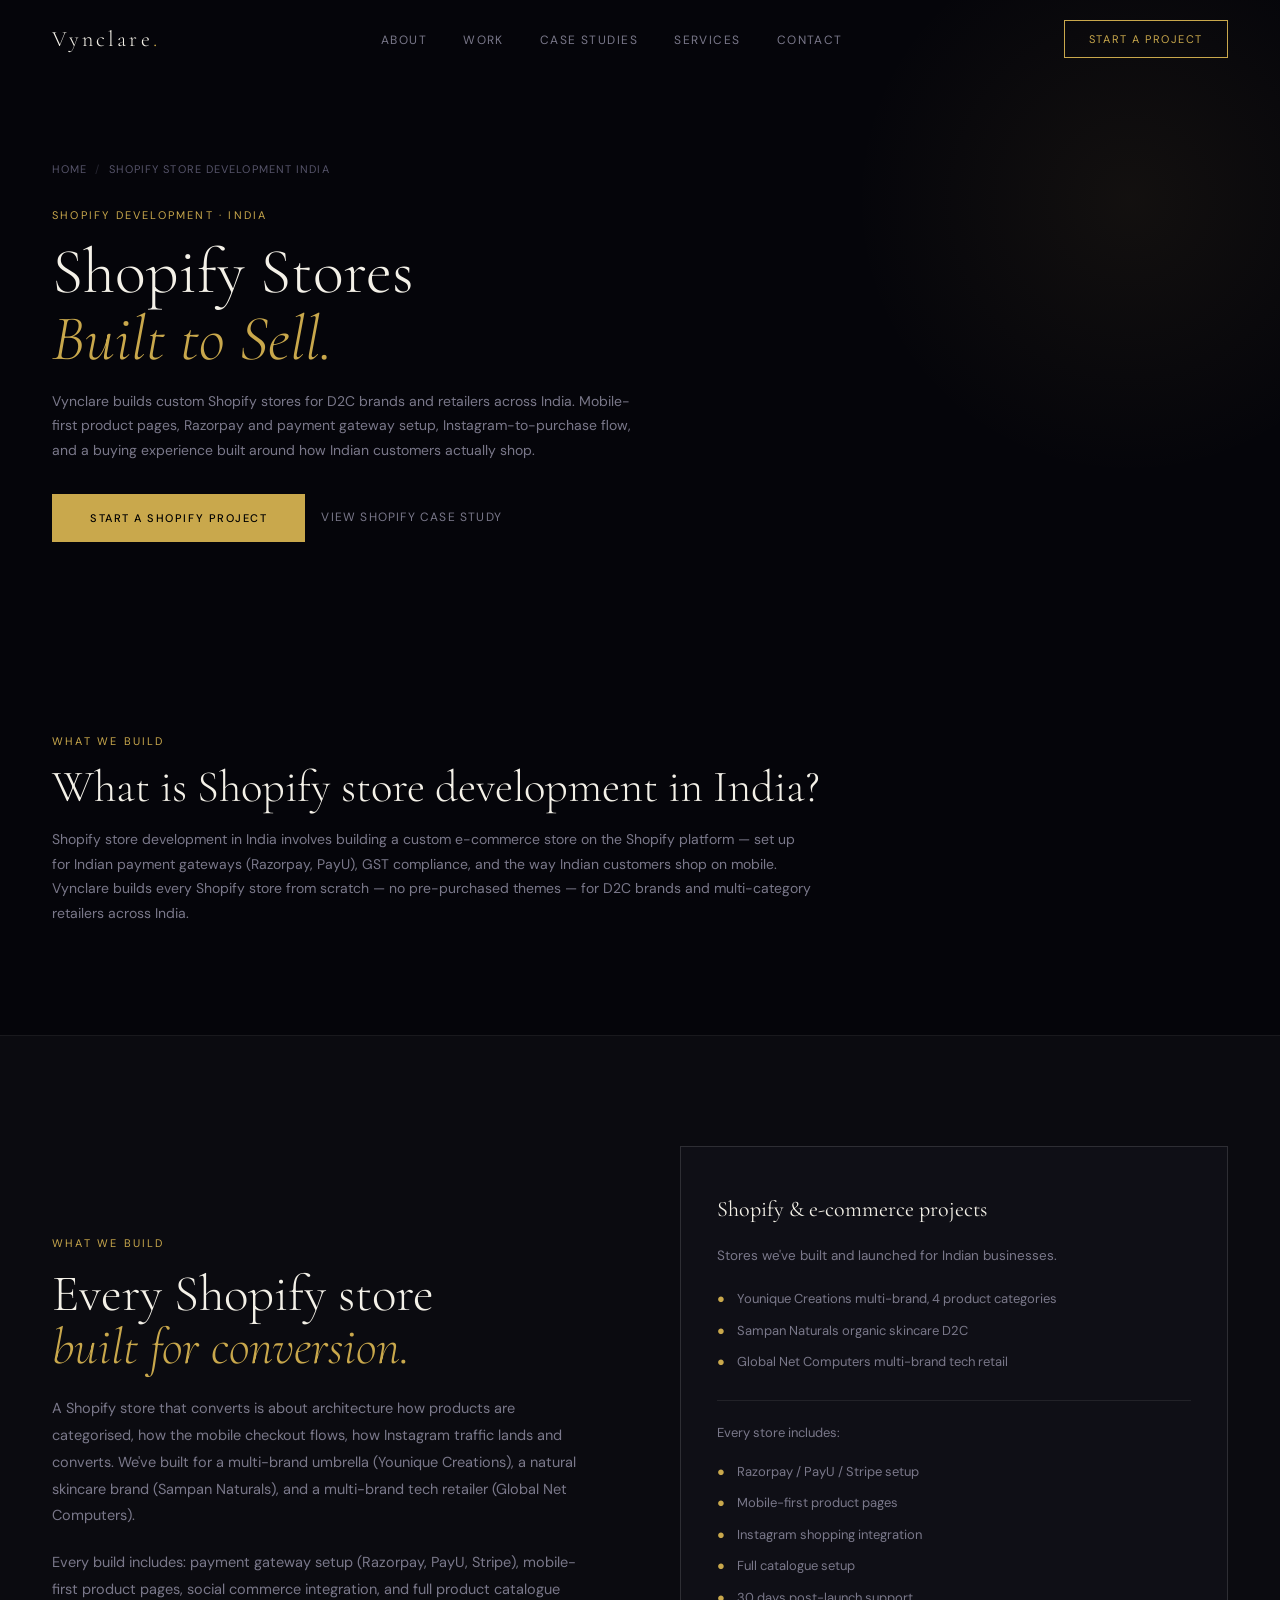
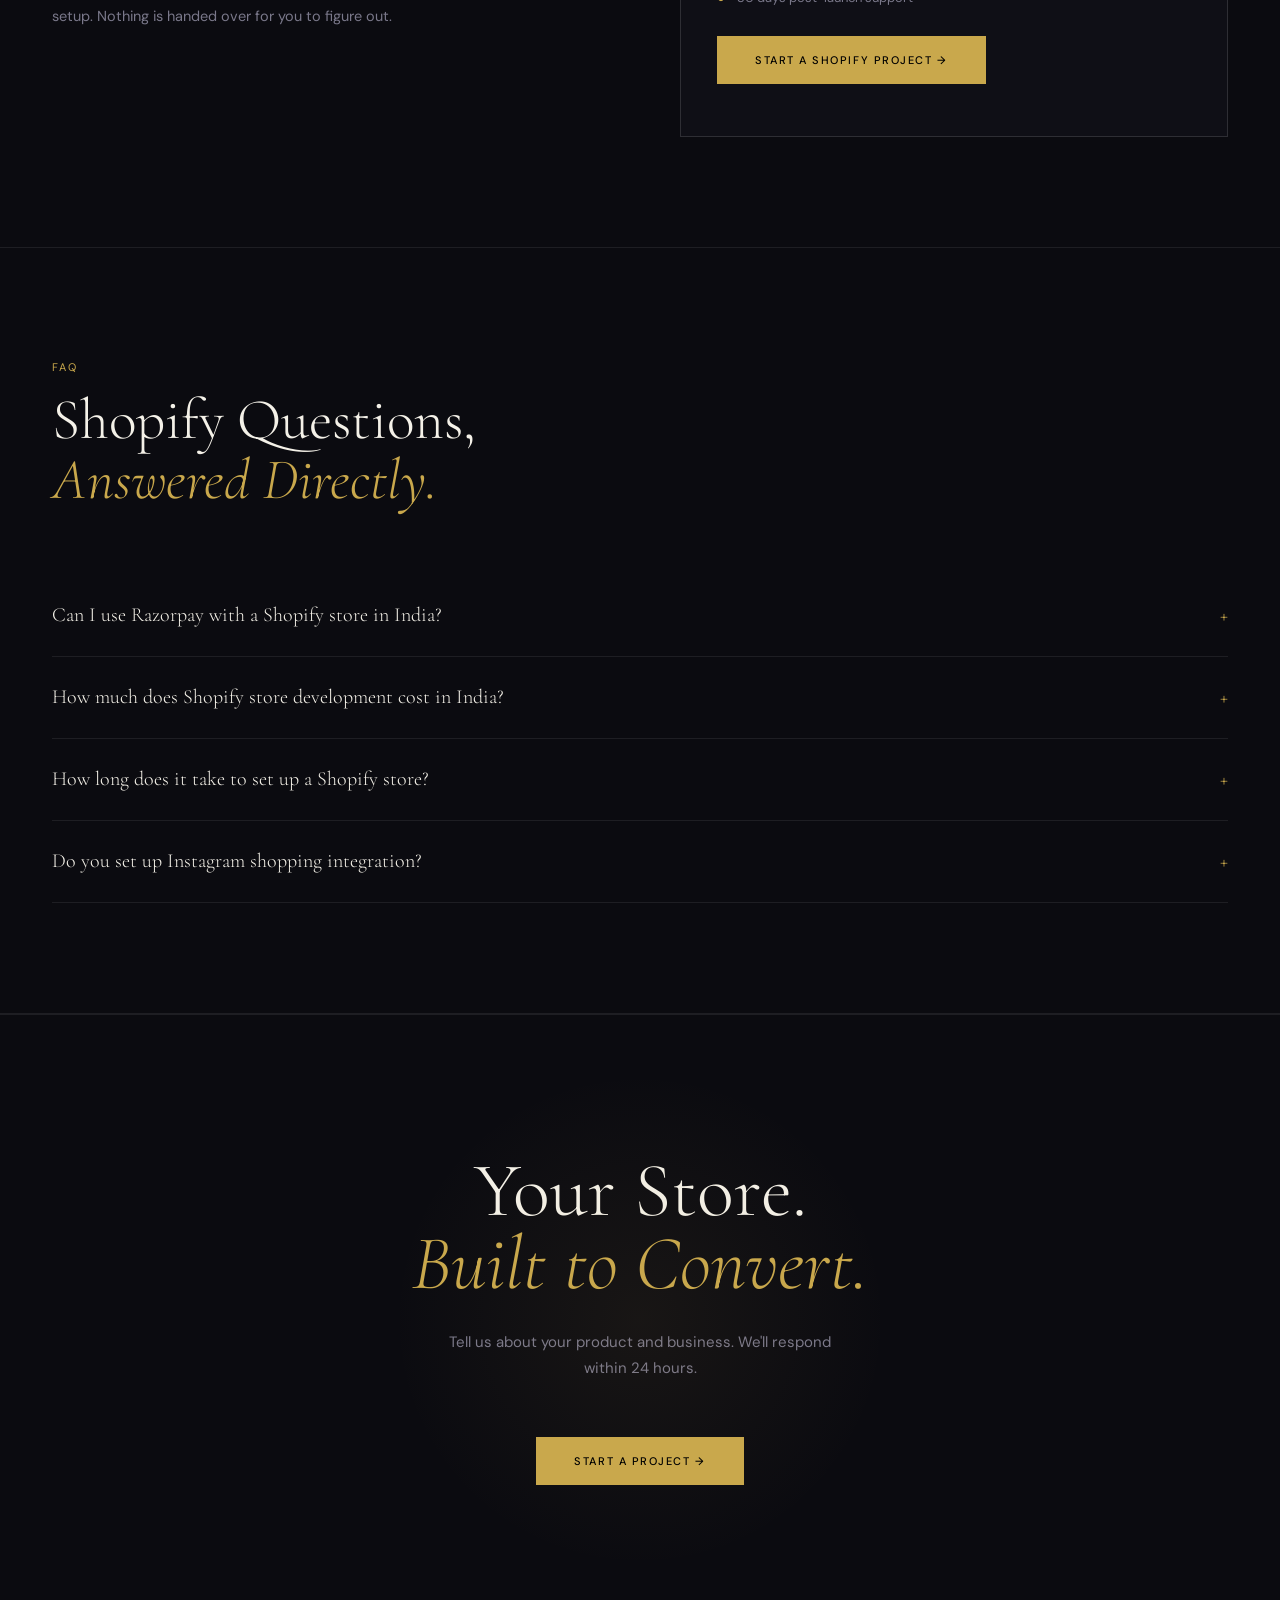
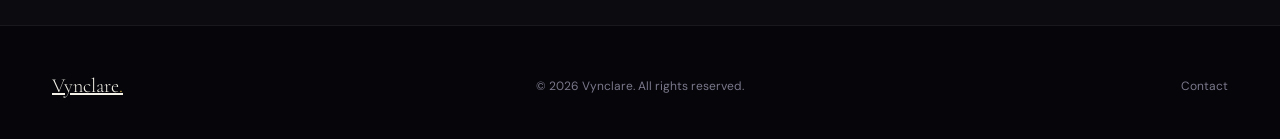
<file: shopify-store-development-india.html>
<!DOCTYPE html>
<html lang="en-IN">
<head>
  <meta charset="UTF-8"><meta name="viewport" content="width=device-width, initial-scale=1.0">
  <title>Shopify Store Development India — Built to Sell | Vynclare</title>
  <meta name="description" content="Vynclare builds Shopify stores for D2C brands in India. Mobile-first, Razorpay setup, Instagram-to-purchase flow. Full catalogue & payment setup included.">
  <meta name="robots" content="index, follow">
  <link rel="canonical" href="https://vynclare.in/shopify-store-development-india.html">
  <link rel="icon" type="image/x-icon" href="favicon.ico">
  <link rel="apple-touch-icon" href="favicon.ico">
  <meta property="og:title" content="Shopify Store Development India — Built to Sell | Vynclare">
  <meta property="og:description" content="Custom Shopify stores for D2C brands in India. Mobile-first, Razorpay setup, Instagram-to-purchase flow. Full product catalogue & payment setup included.">
  <meta property="og:type" content="website">
  <meta property="og:url" content="https://vynclare.in/shopify-store-development-india.html">
  <meta property="og:image" content="https://vynclare.in/og-image.jpg">
  <meta property="og:site_name" content="Vynclare">
  <meta name="twitter:card" content="summary_large_image">
  <meta name="twitter:title" content="Shopify Store Development India — Built to Sell | Vynclare">
  <meta name="twitter:description" content="Custom Shopify stores for D2C brands in India. Mobile-first, Razorpay setup, Instagram-to-purchase flow. Full product catalogue &amp; payment setup.">
  <meta name="twitter:image" content="https://vynclare.in/og-image.jpg">
  <link rel="preconnect" href="https://fonts.googleapis.com"><link rel="preconnect" href="https://fonts.gstatic.com" crossorigin>
  <link href="https://fonts.googleapis.com/css2?family=Cormorant+Garamond:ital,wght@0,300;0,400;0,600;1,300;1,400;1,600&family=DM+Sans:ital,opsz,wght@0,9..40,300;0,9..40,400;0,9..40,500;1,9..40,300&display=swap" rel="stylesheet">
  <link rel="stylesheet" href="style.css">
  <script type="application/ld+json">
  [
    {
      "@context": "https://schema.org",
      "@type": "WebPage",
      "name": "Shopify Store Development India — Vynclare",
      "description": "Custom Shopify stores for D2C brands and retailers across India. Mobile-first, Razorpay payment gateway, Instagram-to-purchase flow, full catalogue setup.",
      "url": "https://vynclare.in/shopify-store-development-india.html",
      "speakable": {
        "@type": "SpeakableSpecification",
        "cssSelector": ["#shopify-definition", ".faq-wrap"]
      },
      "breadcrumb": {
        "@type": "BreadcrumbList",
        "itemListElement": [
          {"@type":"ListItem","position":1,"name":"Home","item":"https://vynclare.in/"},
          {"@type":"ListItem","position":2,"name":"Shopify Store Development India","item":"https://vynclare.in/shopify-store-development-india.html"}
        ]
      }
    },
    {
      "@context": "https://schema.org",
      "@type": "FAQPage",
      "mainEntity": [
        {
          "@type": "Question",
          "name": "Can I use Razorpay with a Shopify store in India?",
          "acceptedAnswer": {
            "@type": "Answer",
            "text": "Yes. Razorpay integrates directly with Shopify and is the most widely used payment gateway for Indian Shopify stores. Vynclare handles the full Razorpay setup as part of every Shopify build — including UPI, net banking, cards, and EMI options. PayU and Stripe are also supported if your business requires them."
          }
        },
        {
          "@type": "Question",
          "name": "How much does Shopify store development cost in India?",
          "acceptedAnswer": {
            "@type": "Answer",
            "text": "Shopify store development costs in India depend on the number of products, custom design requirements, and integrations needed. Vynclare builds custom Shopify stores for D2C brands and multi-category retailers — every store is built from scratch without pre-purchased themes. Contact us for a quote specific to your product catalogue and business requirements."
          }
        },
        {
          "@type": "Question",
          "name": "How long does it take to set up a Shopify store in India?",
          "acceptedAnswer": {
            "@type": "Answer",
            "text": "A Shopify store with full product catalogue setup, payment gateway integration, and mobile-optimised product pages typically takes 3–5 weeks from briefing to launch. The timeline depends on catalogue size and the number of custom features required. All timelines are confirmed at the project start."
          }
        },
        {
          "@type": "Question",
          "name": "Do you set up Instagram shopping integration for Shopify stores?",
          "acceptedAnswer": {
            "@type": "Answer",
            "text": "Yes. Vynclare sets up Instagram and Facebook shopping integration as part of every Shopify build. This connects your product catalogue directly to your Instagram posts and stories, enabling customers to purchase without leaving the app — a significant driver of D2C sales for Indian brands."
          }
        }
      ]
    }
  ]
  </script>
</head>
<body>
<nav id="nav"><a href="index.html" class="nav-logo">Vynclare<span>.</span></a><ul class="nav-links"><li><a href="about.html">About</a></li><li><a href="portfolio.html">Work</a></li><li><a href="case-studies.html">Case Studies</a></li><li><a href="services.html">Services</a></li><li><a href="contact.html">Contact</a></li></ul><a href="contact.html" class="nav-cta">Start a Project</a><button class="ham" id="ham"><span></span><span></span><span></span></button></nav>
<div class="mob-menu" id="mob"><button class="mob-close" id="mobClose">✕</button><a href="about.html" onclick="closeMob()">About</a><a href="portfolio.html" onclick="closeMob()">Work</a><a href="case-studies.html" onclick="closeMob()">Case Studies</a><a href="services.html" onclick="closeMob()">Services</a><a href="contact.html" onclick="closeMob()">Start a Project</a></div>

<section class="page-hero">
  <div class="page-hero-orb"></div>
  <div class="page-hero-inner">
    <div class="breadcrumb"><a href="index.html">Home</a><span class="sep">/</span><span>Shopify Store Development India</span></div>
    <div class="section-eyebrow fade"><span class="line"></span><span>Shopify Development · India</span></div>
    <h1 class="section-title fade" style="font-size:clamp(38px,5vw,68px);">Shopify Stores<br><em>Built to Sell.</em></h1>
    <p class="section-sub fade" style="max-width:600px; margin-top:16px;">Vynclare builds custom Shopify stores for D2C brands and retailers across India. Mobile-first product pages, Razorpay and payment gateway setup, Instagram-to-purchase flow, and a buying experience built around how Indian customers actually shop.</p>
    <div style="margin-top:32px; display:flex; gap:16px; flex-wrap:wrap;" class="fade"><a href="contact.html" class="btn-primary">Start a Shopify Project</a><a href="case-studies.html#younique" class="btn-ghost">View Shopify Case Study</a></div>
  </div>
</section>

<section class="section" id="shopify-definition">
  <div class="section-eyebrow fade"><span class="line"></span><span>What We Build</span></div>
  <h2 class="section-title fade" style="font-size:clamp(26px,3.5vw,46px);">What is Shopify store development in India?</h2>
  <p class="section-sub fade" style="max-width:760px; margin-top:16px;">Shopify store development in India involves building a custom e-commerce store on the Shopify platform — set up for Indian payment gateways (Razorpay, PayU), GST compliance, and the way Indian customers shop on mobile. Vynclare builds every Shopify store from scratch — no pre-purchased themes — for D2C brands and multi-category retailers across India.</p>
</section>

<section class="section" style="background:var(--dark);">
  <div class="lp-split">
    <div class="fade">
      <div class="section-eyebrow" style="margin-bottom:16px;"><span class="line"></span><span>What We Build</span></div>
      <h2 class="section-title" style="font-size:clamp(30px,4vw,52px); margin-bottom:20px;">Every Shopify store<br><em>built for conversion.</em></h2>
      <p style="font-size:14.5px; color:var(--muted); line-height:1.85; margin-bottom:20px;">A Shopify store that converts is about architecture how products are categorised, how the mobile checkout flows, how Instagram traffic lands and converts. We've built for a multi-brand umbrella (Younique Creations), a natural skincare brand (Sampan Naturals), and a multi-brand tech retailer (Global Net Computers).</p>
      <p style="font-size:14.5px; color:var(--muted); line-height:1.85; margin-bottom:20px;">Every build includes: payment gateway setup (Razorpay, PayU, Stripe), mobile-first product pages, social commerce integration, and full product catalogue setup. Nothing is handed over for you to figure out.</p>
    </div>
    <div class="lp-sidebar fade">
      <h3>Shopify &amp; e-commerce projects</h3>
      <p>Stores we've built and launched for Indian businesses.</p>
      <ul class="lp-list">
        <li>Younique Creations multi-brand, 4 product categories</li>
        <li>Sampan Naturals organic skincare D2C</li>
        <li>Global Net Computers multi-brand tech retail</li>
      </ul>
      <div style="margin-top:20px; padding-top:20px; border-top:1px solid var(--border);">
        <p style="font-size:13px; color:var(--muted); margin-bottom:16px;">Every store includes:</p>
        <ul class="lp-list">
          <li>Razorpay / PayU / Stripe setup</li>
          <li>Mobile-first product pages</li>
          <li>Instagram shopping integration</li>
          <li>Full catalogue setup</li>
          <li>30 days post-launch support</li>
        </ul>
      </div>
      <a href="contact.html" class="btn-primary" style="display:inline-block;">Start a Shopify Project →</a>
    </div>
  </div>
</section>

<section class="section" style="background:var(--dark);">
  <div class="section-eyebrow fade"><span class="line"></span><span>FAQ</span></div>
  <h2 class="section-title fade">Shopify Questions,<br><em>Answered Directly.</em></h2>
  <div class="faq-wrap">
    <div class="pw-faq-item fade"><div class="pw-faq-q">Can I use Razorpay with a Shopify store in India?<span class="pw-faq-arrow">+</span></div><div class="pw-faq-a"><p>Yes. Razorpay integrates directly with Shopify and is the most widely used payment gateway for Indian Shopify stores. Vynclare handles the full Razorpay setup as part of every Shopify build — including UPI, net banking, cards, and EMI options. PayU and Stripe are also supported if your business requires them.</p></div></div>
    <div class="pw-faq-item fade"><div class="pw-faq-q">How much does Shopify store development cost in India?<span class="pw-faq-arrow">+</span></div><div class="pw-faq-a"><p>Shopify store development costs depend on the number of products, custom design requirements, and integrations needed. Every store is built from scratch without pre-purchased themes. Contact us for a quote specific to your product catalogue and business requirements — we respond within 24 hours.</p></div></div>
    <div class="pw-faq-item fade"><div class="pw-faq-q">How long does it take to set up a Shopify store?<span class="pw-faq-arrow">+</span></div><div class="pw-faq-a"><p>A Shopify store with full product catalogue setup, payment gateway integration, and mobile-optimised product pages typically takes 3–5 weeks from briefing to launch. The timeline depends on catalogue size and the number of custom features required. All timelines are confirmed at the project start.</p></div></div>
    <div class="pw-faq-item fade"><div class="pw-faq-q">Do you set up Instagram shopping integration?<span class="pw-faq-arrow">+</span></div><div class="pw-faq-a"><p>Yes. Vynclare sets up Instagram and Facebook shopping integration as part of every Shopify build. This connects your product catalogue directly to your Instagram posts and stories, enabling customers to purchase without leaving the app — a significant driver of D2C sales for Indian brands.</p></div></div>
  </div>
</section>

<section class="cta-section"><div class="cta-title fade">Your Store.<br><em>Built to Convert.</em></div><p class="cta-sub fade">Tell us about your product and business. We'll respond within 24 hours.</p><div class="cta-actions fade"><a href="contact.html" class="btn-primary">Start a Project →</a></div></section>
<footer><a href="index.html" class="footer-logo">Vynclare<span>.</span></a><p>© 2026 Vynclare. All rights reserved.</p><div class="footer-right"><a href="contact.html" style="color:var(--muted); font-size:12px; text-decoration:none;">Contact</a></div></footer>
<script src="script.js"></script>
</body>
</html>
</file>
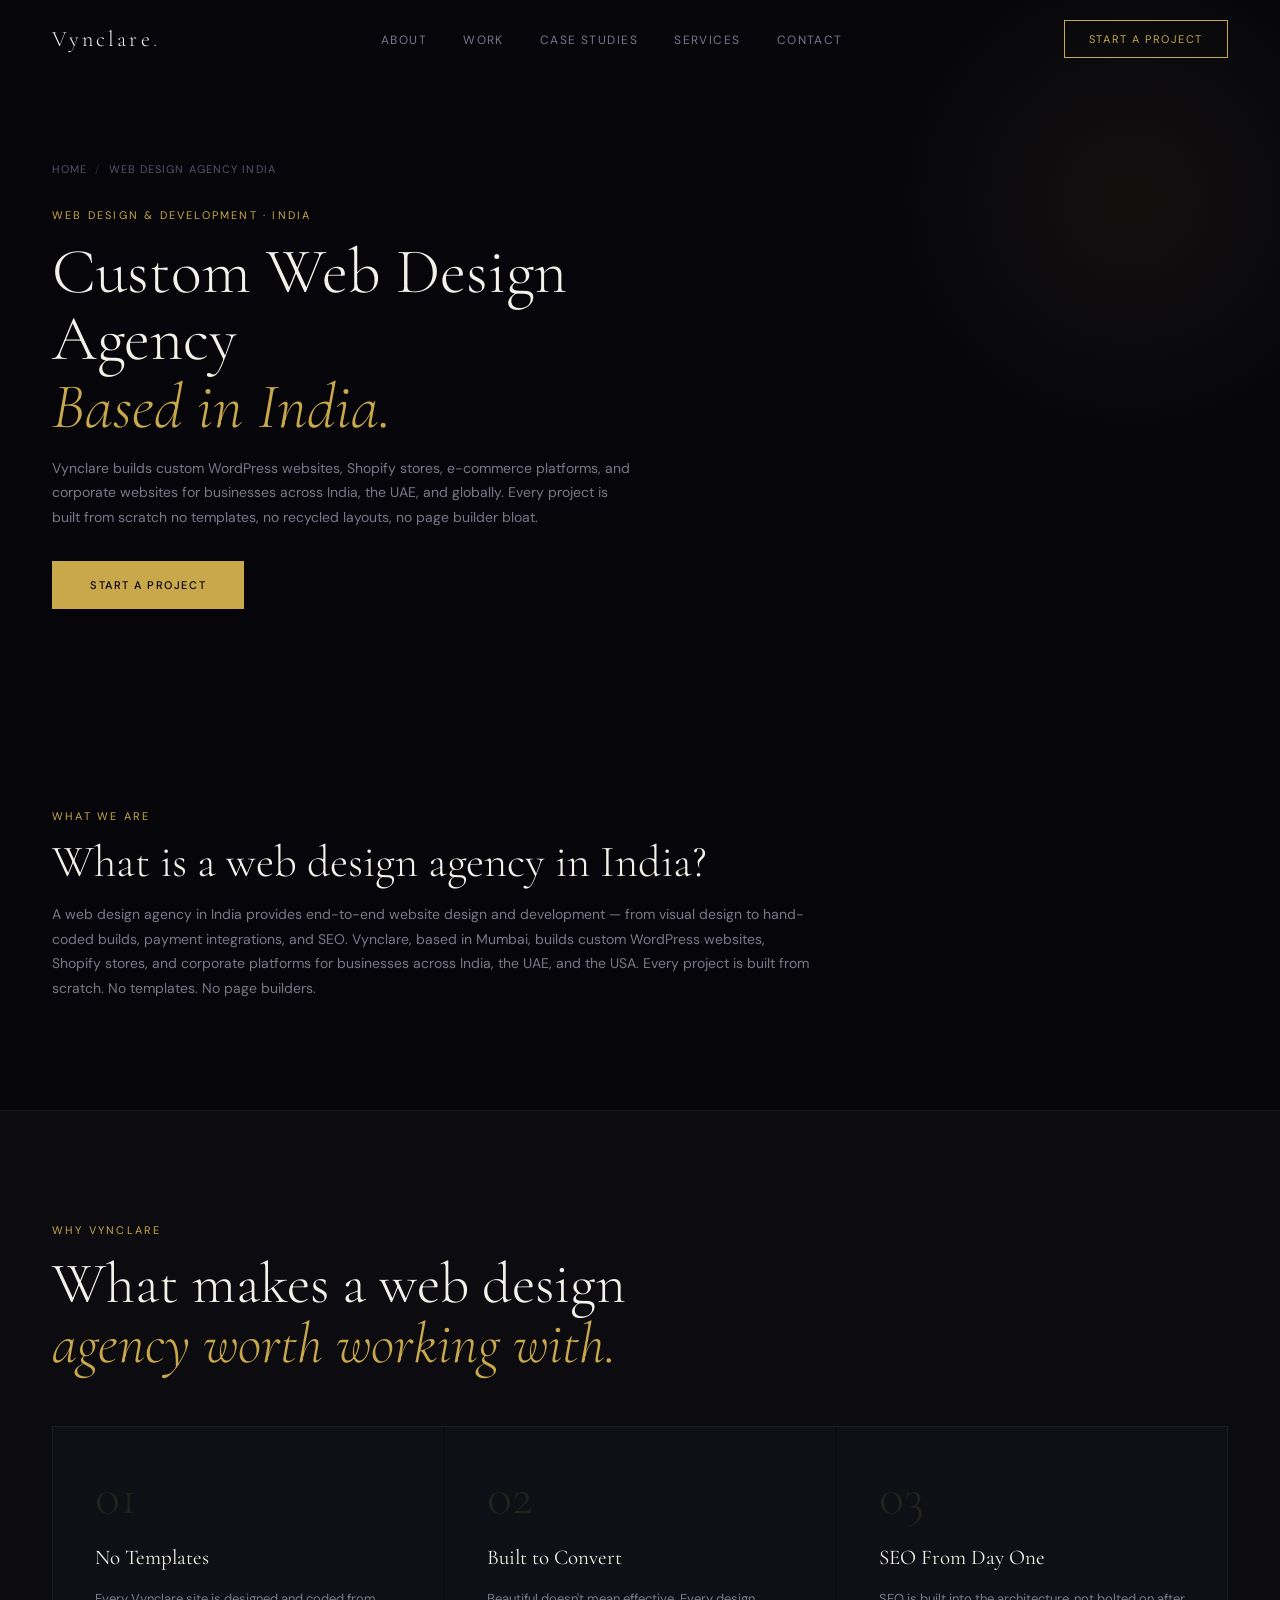
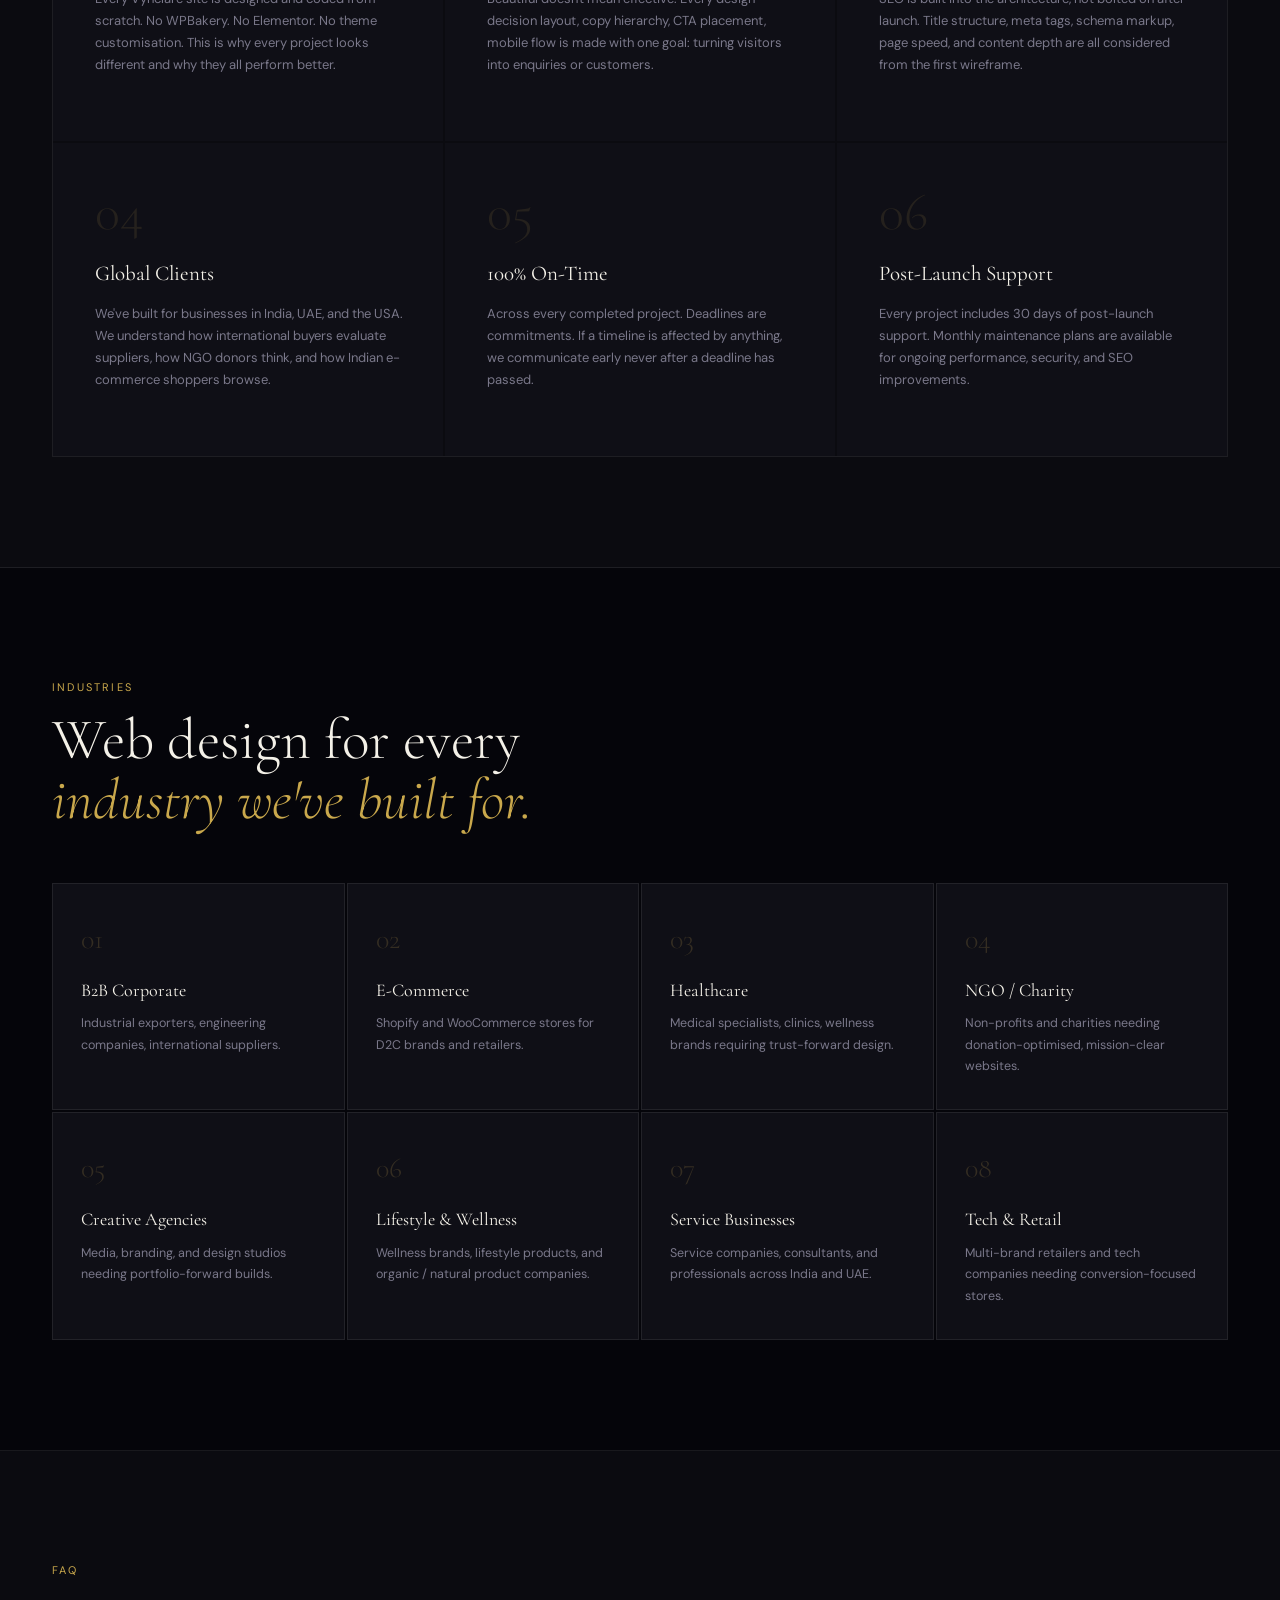
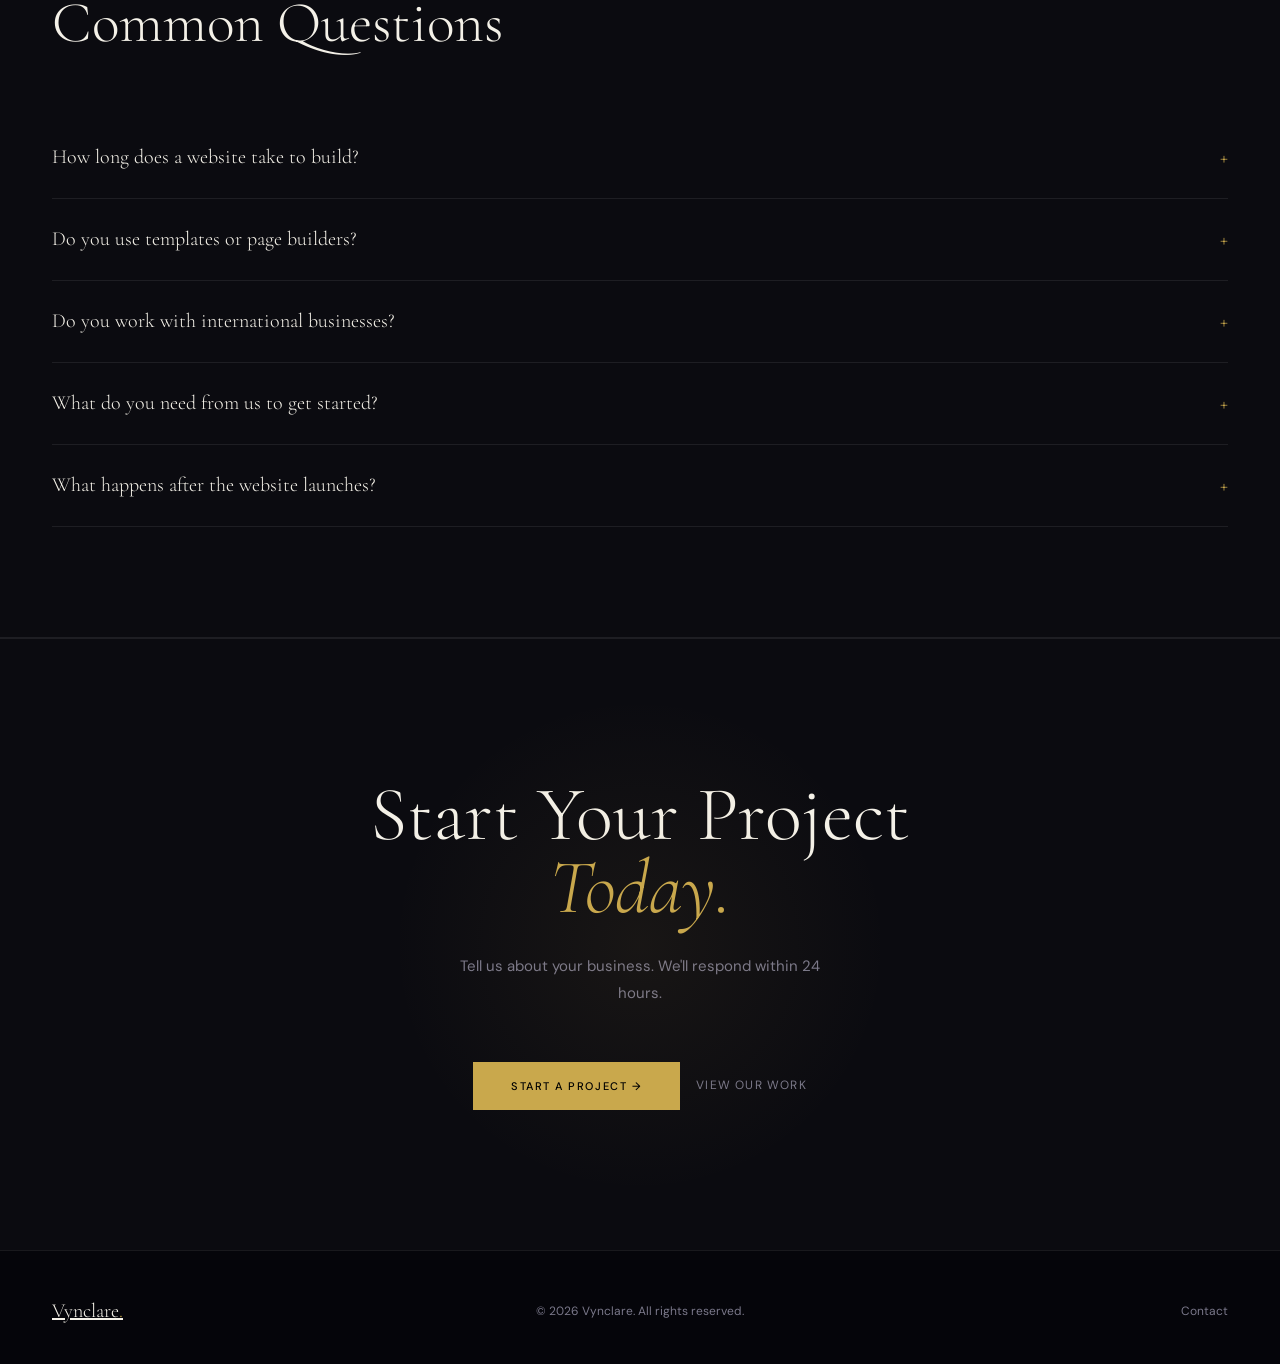
<file: web-design-agency-india.html>
<!DOCTYPE html>
<html lang="en-IN">
<head>
  <meta charset="UTF-8"><meta name="viewport" content="width=device-width, initial-scale=1.0">
  <title>Web Design Agency India | WordPress & Shopify | Vynclare</title>
  <meta name="description" content="Vynclare is a web design agency in India building custom WordPress & Shopify websites from scratch. No templates. No page builders. Serving India, UAE & USA.">
  <meta name="robots" content="index, follow">
  <link rel="canonical" href="https://vynclare.in/web-design-agency-india.html">
  <link rel="icon" type="image/x-icon" href="favicon.ico">
  <link rel="apple-touch-icon" href="favicon.ico">
  <meta property="og:title" content="Web Design Agency India | WordPress & Shopify | Vynclare">
  <meta property="og:description" content="Vynclare builds custom WordPress & Shopify websites in India from scratch. No templates. No page builders. Serving India, UAE & USA.">
  <meta property="og:type" content="website">
  <meta property="og:url" content="https://vynclare.in/web-design-agency-india.html">
  <meta property="og:image" content="https://vynclare.in/og-image.jpg">
  <meta property="og:site_name" content="Vynclare">
  <meta name="twitter:card" content="summary_large_image">
  <meta name="twitter:title" content="Web Design Agency India | Custom WordPress & Shopify | Vynclare">
  <meta name="twitter:description" content="Vynclare builds custom WordPress & Shopify websites in India from scratch. No templates. Serving India, UAE & USA.">
  <meta name="twitter:image" content="https://vynclare.in/og-image.jpg">
  <link rel="preconnect" href="https://fonts.googleapis.com"><link rel="preconnect" href="https://fonts.gstatic.com" crossorigin>
  <link href="https://fonts.googleapis.com/css2?family=Cormorant+Garamond:ital,wght@0,300;0,400;0,600;1,300;1,400;1,600&family=DM+Sans:ital,opsz,wght@0,9..40,300;0,9..40,400;0,9..40,500;1,9..40,300&display=swap" rel="stylesheet">
  <link rel="stylesheet" href="style.css">
  <script type="application/ld+json">
  [
    {
      "@context": "https://schema.org",
      "@type": "ProfessionalService",
      "name": "Vynclare",
      "description": "Web design and development agency in India specialising in custom WordPress websites, Shopify stores, e-commerce, corporate, and NGO/healthcare websites.",
      "url": "https://vynclare.in",
      "email": "vynclaredigitalagency@gmail.com",
      "image": "https://vynclare.in/og-image.jpg",
      "address": {"@type":"PostalAddress","addressLocality":"Mumbai","addressRegion":"Maharashtra","addressCountry":"IN"},
      "areaServed": [{"@type":"Country","name":"India"},{"@type":"Country","name":"United Arab Emirates"},{"@type":"Country","name":"United States"}],
      "serviceType": ["Web Design","WordPress Development","Shopify Development","E-Commerce Development"]
    },
    {
      "@context": "https://schema.org",
      "@type": "FAQPage",
      "mainEntity": [
        {
          "@type": "Question",
          "name": "How long does a website take to build?",
          "acceptedAnswer": {
            "@type": "Answer",
            "text": "A standard business website typically takes 2–3 weeks from onboarding to launch. E-commerce stores take 3–5 weeks depending on catalogue size. Premium corporate builds with multiple pages and animations take 4–6 weeks. Timelines are confirmed at the project start and we deliver 100% on time."
          }
        },
        {
          "@type": "Question",
          "name": "Do you use templates or page builders?",
          "acceptedAnswer": {
            "@type": "Answer",
            "text": "No. Every Vynclare website is designed and coded from scratch. We don't use Elementor, WPBakery, Divi, or pre-purchased themes. This is why our websites load faster, look distinctive, and perform better in search results."
          }
        },
        {
          "@type": "Question",
          "name": "Do you work with international businesses?",
          "acceptedAnswer": {
            "@type": "Answer",
            "text": "Yes. We've built for clients in the UAE, USA, and India. The entire project process — briefing, design review, revisions, delivery — runs remotely. We're comfortable working across time zones and in different market contexts."
          }
        },
        {
          "@type": "Question",
          "name": "What do you need from us to get started?",
          "acceptedAnswer": {
            "@type": "Answer",
            "text": "We start with a discovery call to understand your business, audience, and goals. After that, we need your brand assets (logo, colours if you have them), any content you want on the site, and examples of websites you like. We guide you through every step — you don't need to prepare a detailed brief."
          }
        },
        {
          "@type": "Question",
          "name": "What happens after the website launches?",
          "acceptedAnswer": {
            "@type": "Answer",
            "text": "Every project includes 30 days of post-launch support for any tweaks or issues. After that, monthly maintenance plans are available covering security, updates, speed optimisation, and ongoing SEO improvements."
          }
        }
      ]
    },
    {
      "@context": "https://schema.org",
      "@type": "BreadcrumbList",
      "itemListElement": [
        {"@type":"ListItem","position":1,"name":"Home","item":"https://vynclare.in/"},
        {"@type":"ListItem","position":2,"name":"Web Design Agency India","item":"https://vynclare.in/web-design-agency-india.html"}
      ]
    },
    {
      "@context": "https://schema.org",
      "@type": "WebPage",
      "name": "Web Design Agency India",
      "url": "https://vynclare.in/web-design-agency-india.html",
      "speakable": {
        "@type": "SpeakableSpecification",
        "cssSelector": ["#agency-definition", ".faq-wrap"]
      }
    }
  ]
  </script>
</head>
<body>
<nav id="nav"><a href="index.html" class="nav-logo">Vynclare<span>.</span></a><ul class="nav-links"><li><a href="about.html">About</a></li><li><a href="portfolio.html">Work</a></li><li><a href="case-studies.html">Case Studies</a></li><li><a href="services.html">Services</a></li><li><a href="contact.html">Contact</a></li></ul><a href="contact.html" class="nav-cta">Start a Project</a><button class="ham" id="ham"><span></span><span></span><span></span></button></nav>
<div class="mob-menu" id="mob"><button class="mob-close" id="mobClose">✕</button><a href="about.html" onclick="closeMob()">About</a><a href="portfolio.html" onclick="closeMob()">Work</a><a href="case-studies.html" onclick="closeMob()">Case Studies</a><a href="services.html" onclick="closeMob()">Services</a><a href="contact.html" onclick="closeMob()">Start a Project</a></div>

<section class="page-hero">
  <div class="page-hero-orb"></div>
  <div class="page-hero-inner">
    <div class="breadcrumb"><a href="index.html">Home</a><span class="sep">/</span><span>Web Design Agency India</span></div>
    <div class="section-eyebrow fade"><span class="line"></span><span>Web Design &amp; Development · India</span></div>
    <h1 class="section-title fade" style="font-size:clamp(38px,5vw,68px);">Custom Web Design Agency<br><em>Based in India.</em></h1>
    <p class="section-sub fade" style="max-width:580px; margin-top:16px;">Vynclare builds custom WordPress websites, Shopify stores, e-commerce platforms, and corporate websites for businesses across India, the UAE, and globally. Every project is built from scratch no templates, no recycled layouts, no page builder bloat.</p>
    <div style="margin-top:32px;" class="fade"><a href="contact.html" class="btn-primary">Start a Project</a></div>
  </div>
</section>

<section class="section" id="agency-definition">
  <div class="section-eyebrow fade"><span class="line"></span><span>What We Are</span></div>
  <h2 class="section-title fade" style="font-size:clamp(26px,3.5vw,46px);">What is a web design agency in India?</h2>
  <p class="section-sub fade" style="max-width:760px; margin-top:16px;">A web design agency in India provides end-to-end website design and development — from visual design to hand-coded builds, payment integrations, and SEO. Vynclare, based in Mumbai, builds custom WordPress websites, Shopify stores, and corporate platforms for businesses across India, the UAE, and the USA. Every project is built from scratch. No templates. No page builders.</p>
</section>

<section class="section" style="background:var(--dark);">
  <div class="section-eyebrow fade"><span class="line"></span><span>Why Vynclare</span></div>
  <h2 class="section-title fade">What makes a web design<br><em>agency worth working with.</em></h2>
  <div class="services-grid" style="margin-top:52px;">
    <div class="service-item fade"><div class="service-num">01</div><div class="service-title">No Templates</div><p class="service-desc">Every Vynclare site is designed and coded from scratch. No WPBakery. No Elementor. No theme customisation. This is why every project looks different and why they all perform better.</p></div>
    <div class="service-item fade"><div class="service-num">02</div><div class="service-title">Built to Convert</div><p class="service-desc">Beautiful doesn't mean effective. Every design decision layout, copy hierarchy, CTA placement, mobile flow is made with one goal: turning visitors into enquiries or customers.</p></div>
    <div class="service-item fade"><div class="service-num">03</div><div class="service-title">SEO From Day One</div><p class="service-desc">SEO is built into the architecture, not bolted on after launch. Title structure, meta tags, schema markup, page speed, and content depth are all considered from the first wireframe.</p></div>
    <div class="service-item fade"><div class="service-num">04</div><div class="service-title">Global Clients</div><p class="service-desc">We've built for businesses in India, UAE, and the USA. We understand how international buyers evaluate suppliers, how NGO donors think, and how Indian e-commerce shoppers browse.</p></div>
    <div class="service-item fade"><div class="service-num">05</div><div class="service-title">100% On-Time</div><p class="service-desc">Across every completed project. Deadlines are commitments. If a timeline is affected by anything, we communicate early never after a deadline has passed.</p></div>
    <div class="service-item fade"><div class="service-num">06</div><div class="service-title">Post-Launch Support</div><p class="service-desc">Every project includes 30 days of post-launch support. Monthly maintenance plans are available for ongoing performance, security, and SEO improvements.</p></div>
  </div>
</section>

<section class="section">
  <div class="section-eyebrow fade"><span class="line"></span><span>Industries</span></div>
  <h2 class="section-title fade">Web design for every<br><em>industry we've built for.</em></h2>
  <div style="display:grid; grid-template-columns:repeat(4,1fr); gap:2px; margin-top:52px;" class="fade">
    <div style="background:var(--card); border:1px solid var(--border); padding:32px 28px;"><div style="font-family:'Cormorant Garamond',serif; font-size:28px; font-weight:300; color:rgba(200,164,86,.2); margin-bottom:14px;">01</div><div style="font-family:'Cormorant Garamond',serif; font-size:18px; margin-bottom:8px;">B2B Corporate</div><p style="font-size:12.5px; color:var(--muted); line-height:1.7;">Industrial exporters, engineering companies, international suppliers.</p></div>
    <div style="background:var(--card); border:1px solid var(--border); padding:32px 28px;"><div style="font-family:'Cormorant Garamond',serif; font-size:28px; font-weight:300; color:rgba(200,164,86,.2); margin-bottom:14px;">02</div><div style="font-family:'Cormorant Garamond',serif; font-size:18px; margin-bottom:8px;">E-Commerce</div><p style="font-size:12.5px; color:var(--muted); line-height:1.7;">Shopify and WooCommerce stores for D2C brands and retailers.</p></div>
    <div style="background:var(--card); border:1px solid var(--border); padding:32px 28px;"><div style="font-family:'Cormorant Garamond',serif; font-size:28px; font-weight:300; color:rgba(200,164,86,.2); margin-bottom:14px;">03</div><div style="font-family:'Cormorant Garamond',serif; font-size:18px; margin-bottom:8px;">Healthcare</div><p style="font-size:12.5px; color:var(--muted); line-height:1.7;">Medical specialists, clinics, wellness brands requiring trust-forward design.</p></div>
    <div style="background:var(--card); border:1px solid var(--border); padding:32px 28px;"><div style="font-family:'Cormorant Garamond',serif; font-size:28px; font-weight:300; color:rgba(200,164,86,.2); margin-bottom:14px;">04</div><div style="font-family:'Cormorant Garamond',serif; font-size:18px; margin-bottom:8px;">NGO / Charity</div><p style="font-size:12.5px; color:var(--muted); line-height:1.7;">Non-profits and charities needing donation-optimised, mission-clear websites.</p></div>
    <div style="background:var(--card); border:1px solid var(--border); padding:32px 28px;"><div style="font-family:'Cormorant Garamond',serif; font-size:28px; font-weight:300; color:rgba(200,164,86,.2); margin-bottom:14px;">05</div><div style="font-family:'Cormorant Garamond',serif; font-size:18px; margin-bottom:8px;">Creative Agencies</div><p style="font-size:12.5px; color:var(--muted); line-height:1.7;">Media, branding, and design studios needing portfolio-forward builds.</p></div>
    <div style="background:var(--card); border:1px solid var(--border); padding:32px 28px;"><div style="font-family:'Cormorant Garamond',serif; font-size:28px; font-weight:300; color:rgba(200,164,86,.2); margin-bottom:14px;">06</div><div style="font-family:'Cormorant Garamond',serif; font-size:18px; margin-bottom:8px;">Lifestyle &amp; Wellness</div><p style="font-size:12.5px; color:var(--muted); line-height:1.7;">Wellness brands, lifestyle products, and organic / natural product companies.</p></div>
    <div style="background:var(--card); border:1px solid var(--border); padding:32px 28px;"><div style="font-family:'Cormorant Garamond',serif; font-size:28px; font-weight:300; color:rgba(200,164,86,.2); margin-bottom:14px;">07</div><div style="font-family:'Cormorant Garamond',serif; font-size:18px; margin-bottom:8px;">Service Businesses</div><p style="font-size:12.5px; color:var(--muted); line-height:1.7;">Service companies, consultants, and professionals across India and UAE.</p></div>
    <div style="background:var(--card); border:1px solid var(--border); padding:32px 28px;"><div style="font-family:'Cormorant Garamond',serif; font-size:28px; font-weight:300; color:rgba(200,164,86,.2); margin-bottom:14px;">08</div><div style="font-family:'Cormorant Garamond',serif; font-size:18px; margin-bottom:8px;">Tech &amp; Retail</div><p style="font-size:12.5px; color:var(--muted); line-height:1.7;">Multi-brand retailers and tech companies needing conversion-focused stores.</p></div>
  </div>
</section>

<!-- FAQ -->
<section class="section" style="background:var(--dark);">
  <div class="section-eyebrow fade"><span class="line"></span><span>FAQ</span></div>
  <h2 class="section-title fade">Common Questions</h2>
  <div class="faq-wrap">
    <div class="pw-faq-item fade"><div class="pw-faq-q">How long does a website take to build?<span class="pw-faq-arrow">+</span></div><div class="pw-faq-a"><p>A standard business website typically takes 2–3 weeks from onboarding to launch. E-commerce stores take 3–5 weeks depending on catalogue size. Premium corporate builds with multiple pages and animations take 4–6 weeks. Timelines are confirmed at the project start and we deliver 100% on time.</p></div></div>
    <div class="pw-faq-item fade"><div class="pw-faq-q">Do you use templates or page builders?<span class="pw-faq-arrow">+</span></div><div class="pw-faq-a"><p>No. Every Vynclare website is designed and coded from scratch. We don't use Elementor, WPBakery, Divi, or pre-purchased themes. This is why our websites load faster, look distinctive, and perform better in search results.</p></div></div>
    <div class="pw-faq-item fade"><div class="pw-faq-q">Do you work with international businesses?<span class="pw-faq-arrow">+</span></div><div class="pw-faq-a"><p>Yes. We've built for clients in the UAE, USA, and India. The entire project process briefing, design review, revisions, delivery runs remotely. We're comfortable working across time zones and in different market contexts.</p></div></div>
    <div class="pw-faq-item fade"><div class="pw-faq-q">What do you need from us to get started?<span class="pw-faq-arrow">+</span></div><div class="pw-faq-a"><p>We start with a discovery call to understand your business, audience, and goals. After that, we need your brand assets (logo, colours if you have them), any content you want on the site, and examples of websites you like. We guide you through every step you don't need to prepare a detailed brief.</p></div></div>
    <div class="pw-faq-item fade"><div class="pw-faq-q">What happens after the website launches?<span class="pw-faq-arrow">+</span></div><div class="pw-faq-a"><p>Every project includes 30 days of post-launch support for any tweaks or issues. After that, monthly maintenance plans are available covering security, updates, speed optimisation, and ongoing SEO improvements.</p></div></div>
  </div>
</section>

<section class="cta-section">
  <div class="cta-title fade">Start Your Project<br><em>Today.</em></div>
  <p class="cta-sub fade">Tell us about your business. We'll respond within 24 hours.</p>
  <div class="cta-actions fade"><a href="contact.html" class="btn-primary">Start a Project →</a><a href="portfolio.html" class="btn-ghost">View Our Work</a></div>
</section>
<footer><a href="index.html" class="footer-logo">Vynclare<span>.</span></a><p>© 2026 Vynclare. All rights reserved.</p><div class="footer-right"><a href="contact.html" style="color:var(--muted); font-size:12px; text-decoration:none;">Contact</a></div></footer>
<script src="script.js"></script>
</body>
</html>
</file>
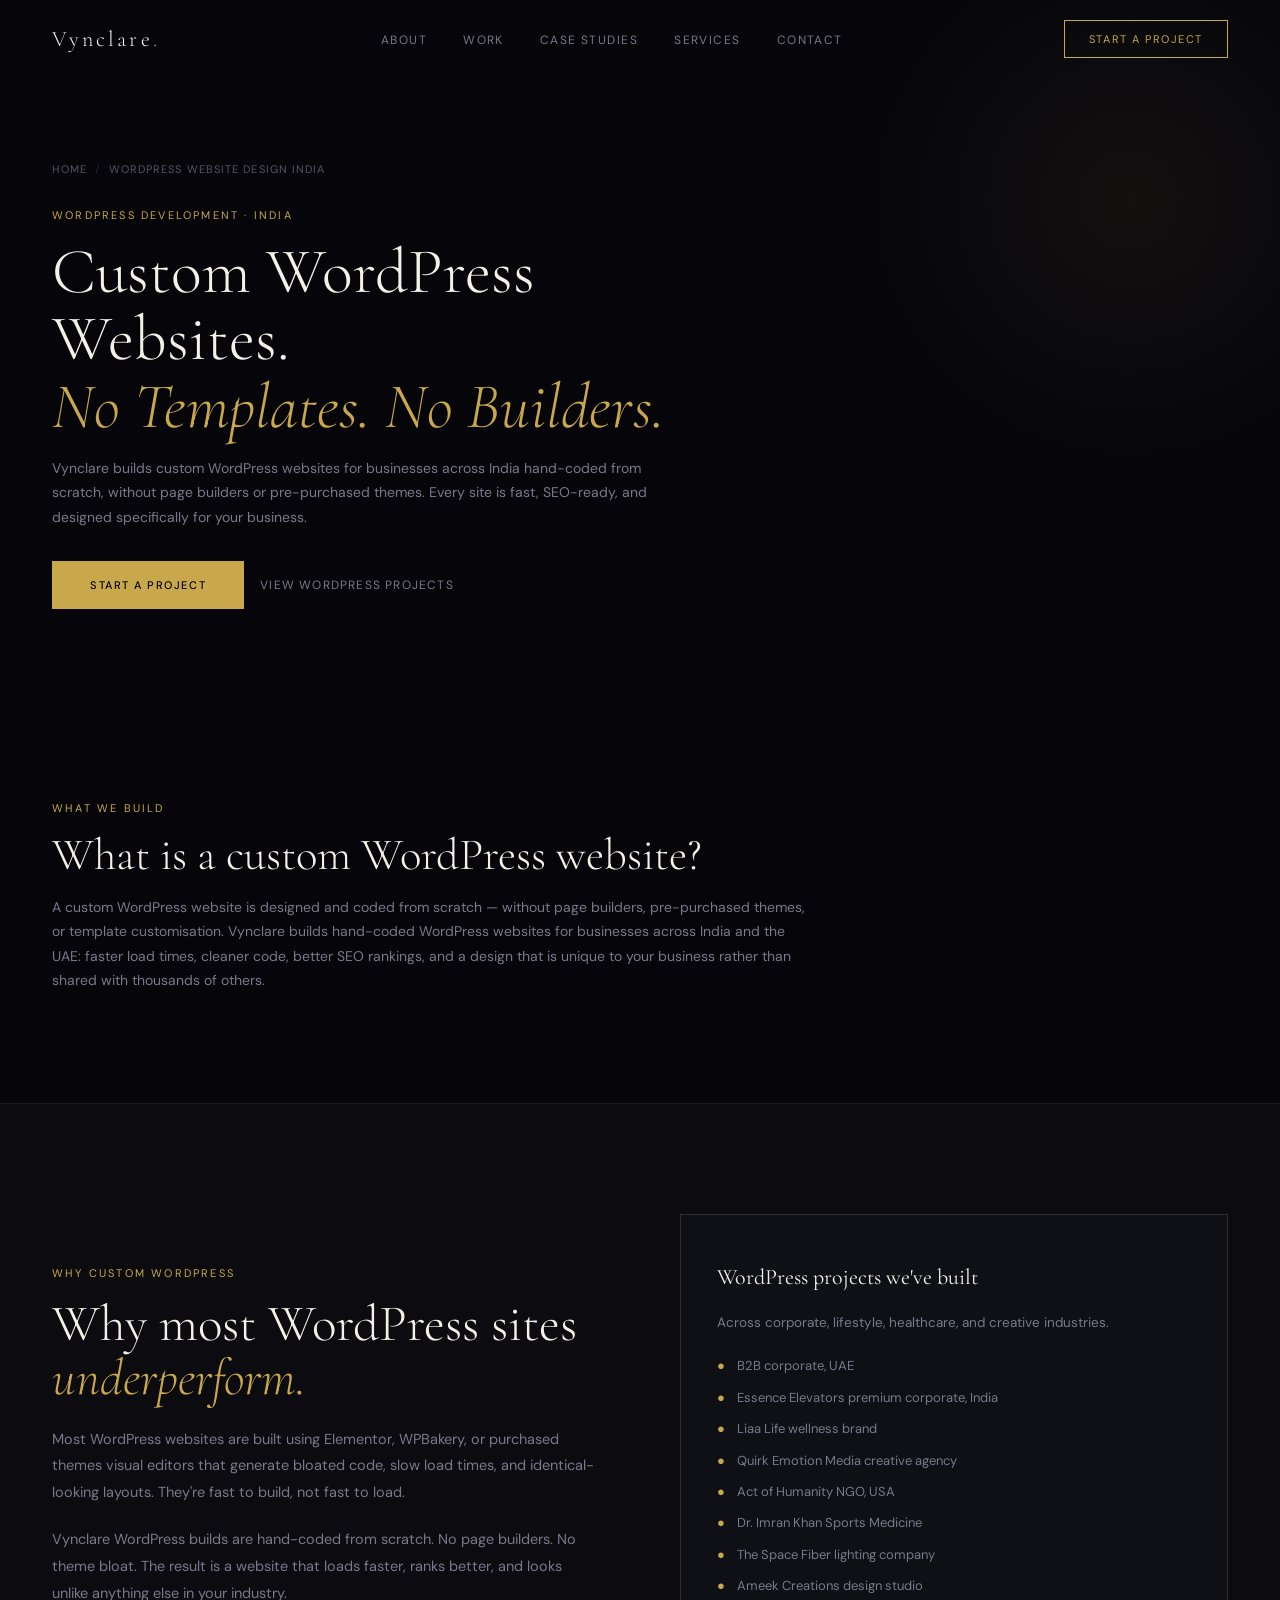
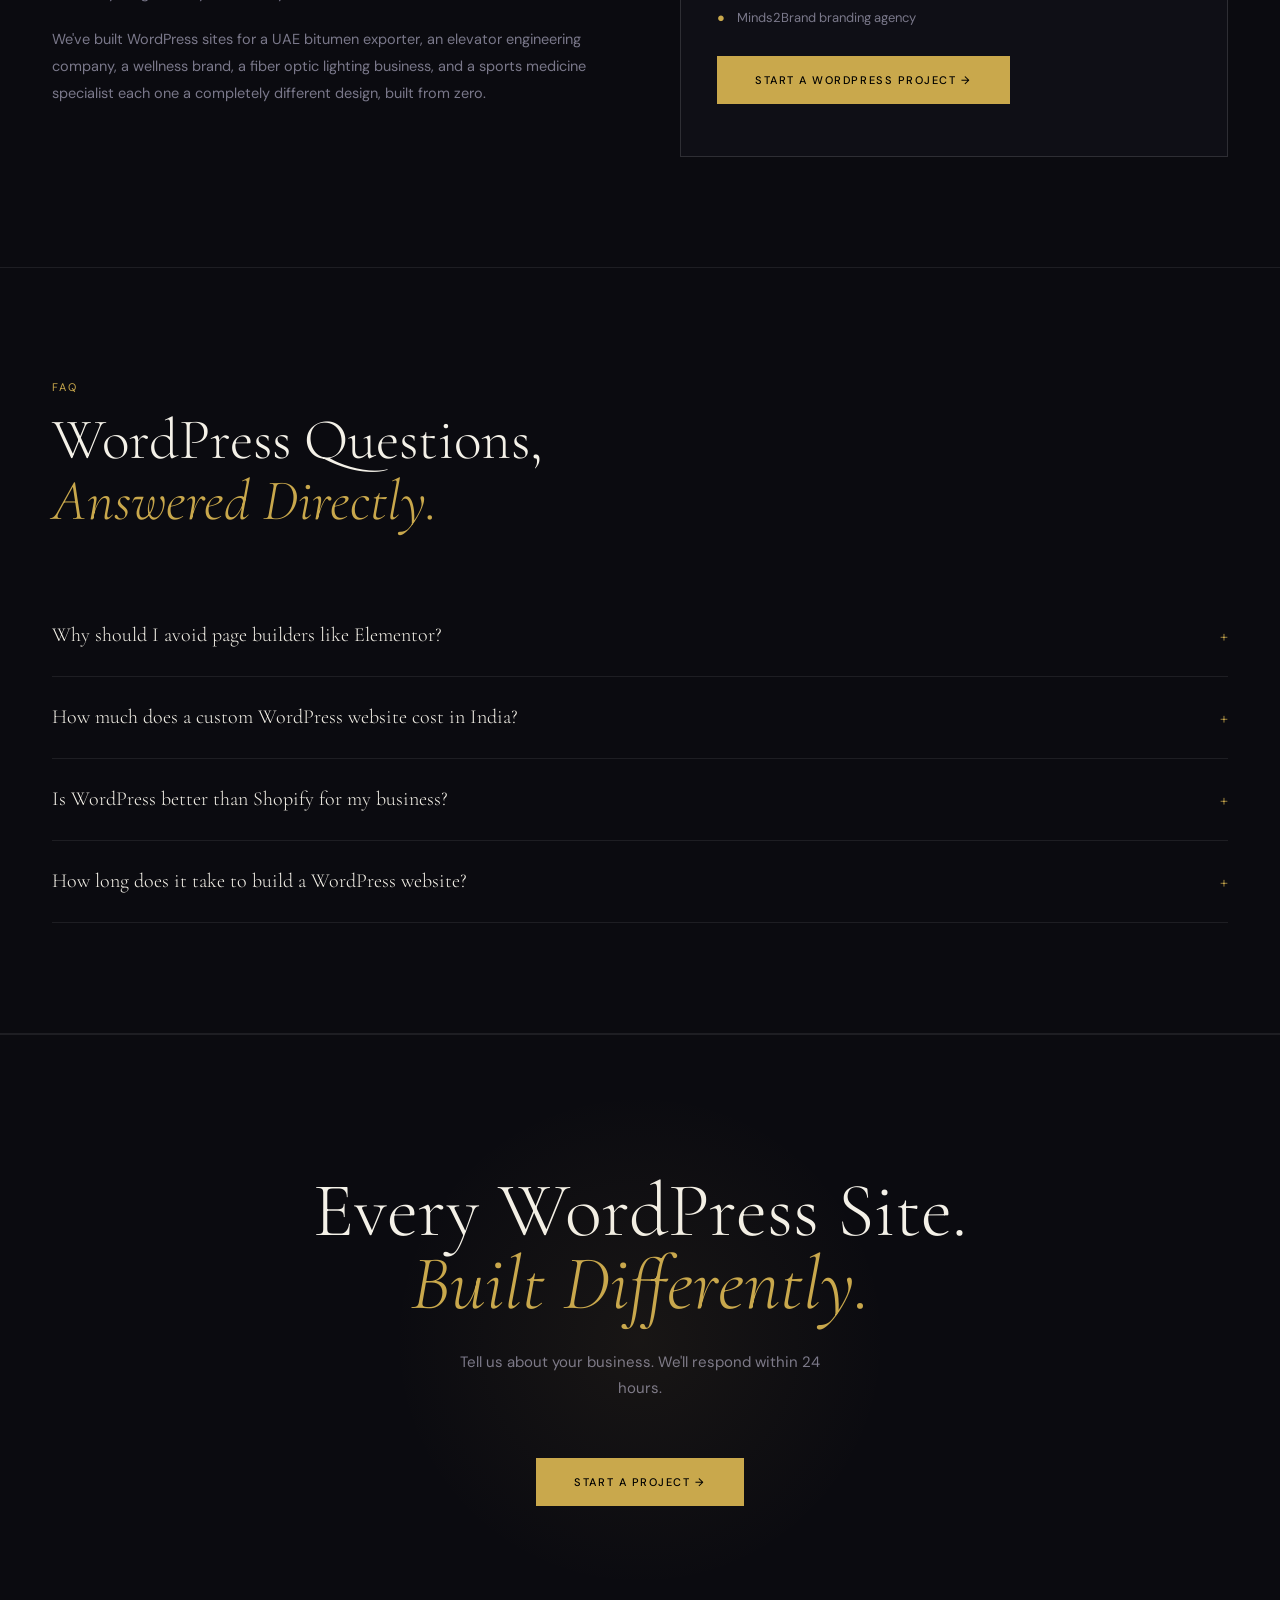
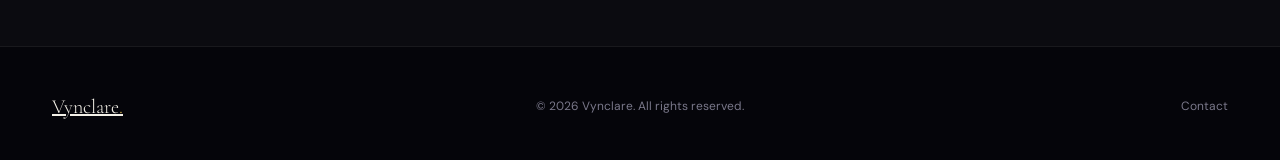
<file: wordpress-website-design-india.html>
<!DOCTYPE html>
<html lang="en-IN">
<head>
  <meta charset="UTF-8"><meta name="viewport" content="width=device-width, initial-scale=1.0">
  <title>WordPress Website Design India — No Templates | Vynclare</title>
  <meta name="description" content="Vynclare builds custom WordPress websites in India — hand-coded, no Elementor, no page builders. Fast, SEO-ready & built from scratch.">
  <meta name="robots" content="index, follow">
  <link rel="canonical" href="https://vynclare.in/wordpress-website-design-india.html">
  <link rel="icon" type="image/x-icon" href="favicon.ico">
  <link rel="apple-touch-icon" href="favicon.ico">
  <meta property="og:title" content="WordPress Website Design India — No Templates | Vynclare">
  <meta property="og:description" content="Custom WordPress websites in India — hand-coded, no Elementor, no page builders. Fast, SEO-ready & built from scratch for your business.">
  <meta property="og:type" content="website">
  <meta property="og:url" content="https://vynclare.in/wordpress-website-design-india.html">
  <meta property="og:image" content="https://vynclare.in/og-image.jpg">
  <meta property="og:site_name" content="Vynclare">
  <meta name="twitter:card" content="summary_large_image">
  <meta name="twitter:title" content="WordPress Website Design India — No Templates | Vynclare">
  <meta name="twitter:description" content="Custom WordPress websites in India — hand-coded, no Elementor, no page builders. Fast, SEO-ready & built from scratch.">
  <meta name="twitter:image" content="https://vynclare.in/og-image.jpg">
  <link rel="preconnect" href="https://fonts.googleapis.com"><link rel="preconnect" href="https://fonts.gstatic.com" crossorigin>
  <link href="https://fonts.googleapis.com/css2?family=Cormorant+Garamond:ital,wght@0,300;0,400;0,600;1,300;1,400;1,600&family=DM+Sans:ital,opsz,wght@0,9..40,300;0,9..40,400;0,9..40,500;1,9..40,300&display=swap" rel="stylesheet">
  <link rel="stylesheet" href="style.css">
  <script type="application/ld+json">
  [
    {
      "@context": "https://schema.org",
      "@type": "WebPage",
      "name": "WordPress Website Design India — Vynclare",
      "description": "Custom WordPress websites for businesses across India. Hand-coded from scratch — no page builders, no templates. Fast, SEO-ready and conversion-focused.",
      "url": "https://vynclare.in/wordpress-website-design-india.html",
      "speakable": {
        "@type": "SpeakableSpecification",
        "cssSelector": ["#wordpress-definition", ".faq-wrap"]
      },
      "breadcrumb": {
        "@type": "BreadcrumbList",
        "itemListElement": [
          {"@type":"ListItem","position":1,"name":"Home","item":"https://vynclare.in/"},
          {"@type":"ListItem","position":2,"name":"WordPress Website Design India","item":"https://vynclare.in/wordpress-website-design-india.html"}
        ]
      }
    },
    {
      "@context": "https://schema.org",
      "@type": "FAQPage",
      "mainEntity": [
        {
          "@type": "Question",
          "name": "Why should I avoid WordPress page builders like Elementor?",
          "acceptedAnswer": {
            "@type": "Answer",
            "text": "Page builders like Elementor, WPBakery, and Divi generate bloated, inefficient code that slows your website down, hurts your Google Core Web Vitals scores, and makes your site look identical to thousands of others built from the same templates. A hand-coded WordPress website loads faster, ranks better in search, and has a unique design because it is built from scratch for your business specifically."
          }
        },
        {
          "@type": "Question",
          "name": "How much does a custom WordPress website cost in India?",
          "acceptedAnswer": {
            "@type": "Answer",
            "text": "Custom WordPress website costs in India vary based on the number of pages, design complexity, and required features. Vynclare builds hand-coded WordPress websites for service businesses, corporate clients, NGOs, and healthcare providers across India. Contact us for a project-specific quote — we respond within 24 hours."
          }
        },
        {
          "@type": "Question",
          "name": "Is WordPress better than Shopify for my business?",
          "acceptedAnswer": {
            "@type": "Answer",
            "text": "WordPress is the better choice for service businesses, corporate companies, NGOs, healthcare providers, and agencies — any business that needs content-rich pages, strong SEO, and a flexible information architecture. Shopify is better if your primary goal is selling products online. Vynclare builds both and will recommend the right platform based on your business model."
          }
        },
        {
          "@type": "Question",
          "name": "How long does it take to build a WordPress website in India?",
          "acceptedAnswer": {
            "@type": "Answer",
            "text": "A standard business WordPress website typically takes 2–3 weeks from briefing to launch. Premium corporate websites with multiple pages and animations take 4–6 weeks. All timelines are confirmed at the start of the project. Vynclare has maintained 100% on-time delivery across every completed project."
          }
        }
      ]
    }
  ]
  </script>
</head>
<body>
<nav id="nav"><a href="index.html" class="nav-logo">Vynclare<span>.</span></a><ul class="nav-links"><li><a href="about.html">About</a></li><li><a href="portfolio.html">Work</a></li><li><a href="case-studies.html">Case Studies</a></li><li><a href="services.html">Services</a></li><li><a href="contact.html">Contact</a></li></ul><a href="contact.html" class="nav-cta">Start a Project</a><button class="ham" id="ham"><span></span><span></span><span></span></button></nav>
<div class="mob-menu" id="mob"><button class="mob-close" id="mobClose">✕</button><a href="about.html" onclick="closeMob()">About</a><a href="portfolio.html" onclick="closeMob()">Work</a><a href="case-studies.html" onclick="closeMob()">Case Studies</a><a href="services.html" onclick="closeMob()">Services</a><a href="contact.html" onclick="closeMob()">Start a Project</a></div>

<section class="page-hero">
  <div class="page-hero-orb"></div>
  <div class="page-hero-inner">
    <div class="breadcrumb"><a href="index.html">Home</a><span class="sep">/</span><span>WordPress Website Design India</span></div>
    <div class="section-eyebrow fade"><span class="line"></span><span>WordPress Development · India</span></div>
    <h1 class="section-title fade" style="font-size:clamp(38px,5vw,68px);">Custom WordPress Websites.<br><em>No Templates. No Builders.</em></h1>
    <p class="section-sub fade" style="max-width:600px; margin-top:16px;">Vynclare builds custom WordPress websites for businesses across India hand-coded from scratch, without page builders or pre-purchased themes. Every site is fast, SEO-ready, and designed specifically for your business.</p>
    <div style="margin-top:32px; display:flex; gap:16px; flex-wrap:wrap;" class="fade"><a href="contact.html" class="btn-primary">Start a Project</a><a href="portfolio.html" class="btn-ghost">View WordPress Projects</a></div>
  </div>
</section>

<section class="section" id="wordpress-definition">
  <div class="section-eyebrow fade"><span class="line"></span><span>What We Build</span></div>
  <h2 class="section-title fade" style="font-size:clamp(26px,3.5vw,46px);">What is a custom WordPress website?</h2>
  <p class="section-sub fade" style="max-width:760px; margin-top:16px;">A custom WordPress website is designed and coded from scratch — without page builders, pre-purchased themes, or template customisation. Vynclare builds hand-coded WordPress websites for businesses across India and the UAE: faster load times, cleaner code, better SEO rankings, and a design that is unique to your business rather than shared with thousands of others.</p>
</section>

<section class="section" style="background:var(--dark);">
  <div class="lp-split">
    <div class="fade">
      <div class="section-eyebrow" style="margin-bottom:16px;"><span class="line"></span><span>Why Custom WordPress</span></div>
      <h2 class="section-title" style="font-size:clamp(30px,4vw,52px); margin-bottom:20px;">Why most WordPress sites<br><em>underperform.</em></h2>
      <p style="font-size:14.5px; color:var(--muted); line-height:1.85; margin-bottom:20px;">Most WordPress websites are built using Elementor, WPBakery, or purchased themes visual editors that generate bloated code, slow load times, and identical-looking layouts. They're fast to build, not fast to load.</p>
      <p style="font-size:14.5px; color:var(--muted); line-height:1.85; margin-bottom:20px;">Vynclare WordPress builds are hand-coded from scratch. No page builders. No theme bloat. The result is a website that loads faster, ranks better, and looks unlike anything else in your industry.</p>
      <p style="font-size:14.5px; color:var(--muted); line-height:1.85;">We've built WordPress sites for a UAE bitumen exporter, an elevator engineering company, a wellness brand, a fiber optic lighting business, and a sports medicine specialist each one a completely different design, built from zero.</p>
    </div>
    <div class="lp-sidebar fade">
      <h3>WordPress projects we've built</h3>
      <p>Across corporate, lifestyle, healthcare, and creative industries.</p>
      <ul class="lp-list">
        <li> B2B corporate, UAE</li>
        <li>Essence Elevators premium corporate, India</li>
        <li>Liaa Life wellness brand</li>
        <li>Quirk Emotion Media creative agency</li>
        <li>Act of Humanity NGO, USA</li>
        <li>Dr. Imran Khan Sports Medicine</li>
        <li>The Space Fiber lighting company</li>
        <li>Ameek Creations design studio</li>
        <li>Minds2Brand branding agency</li>
      </ul>
      <a href="contact.html" class="btn-primary" style="display:inline-block;">Start a WordPress Project →</a>
    </div>
  </div>
</section>

<section class="section" style="background:var(--dark);">
  <div class="section-eyebrow fade"><span class="line"></span><span>FAQ</span></div>
  <h2 class="section-title fade">WordPress Questions,<br><em>Answered Directly.</em></h2>
  <div class="faq-wrap">
    <div class="pw-faq-item fade"><div class="pw-faq-q">Why should I avoid page builders like Elementor?<span class="pw-faq-arrow">+</span></div><div class="pw-faq-a"><p>Page builders like Elementor, WPBakery, and Divi generate bloated, inefficient code that slows your website down, hurts your Google Core Web Vitals scores, and makes your site look identical to thousands of others built from the same templates. A hand-coded WordPress website loads faster, ranks better in search, and has a unique design because it is built from scratch for your business specifically.</p></div></div>
    <div class="pw-faq-item fade"><div class="pw-faq-q">How much does a custom WordPress website cost in India?<span class="pw-faq-arrow">+</span></div><div class="pw-faq-a"><p>Custom WordPress website costs vary based on the number of pages, design complexity, and required features. Vynclare builds hand-coded WordPress websites for service businesses, corporate clients, NGOs, and healthcare providers across India. Contact us for a project-specific quote — we respond within 24 hours.</p></div></div>
    <div class="pw-faq-item fade"><div class="pw-faq-q">Is WordPress better than Shopify for my business?<span class="pw-faq-arrow">+</span></div><div class="pw-faq-a"><p>WordPress is the better choice for service businesses, corporate companies, NGOs, healthcare providers, and agencies — any business that needs content-rich pages, strong SEO, and a flexible information architecture. Shopify is better if your primary goal is selling products online. We build both and will recommend the right platform based on your business model.</p></div></div>
    <div class="pw-faq-item fade"><div class="pw-faq-q">How long does it take to build a WordPress website?<span class="pw-faq-arrow">+</span></div><div class="pw-faq-a"><p>A standard business WordPress website typically takes 2–3 weeks from briefing to launch. Premium corporate websites with multiple pages and animations take 4–6 weeks. All timelines are confirmed at the start of the project. Vynclare has maintained 100% on-time delivery across every completed project.</p></div></div>
  </div>
</section>

<section class="cta-section"><div class="cta-title fade">Every WordPress Site.<br><em>Built Differently.</em></div><p class="cta-sub fade">Tell us about your business. We'll respond within 24 hours.</p><div class="cta-actions fade"><a href="contact.html" class="btn-primary">Start a Project →</a></div></section>
<footer><a href="index.html" class="footer-logo">Vynclare<span>.</span></a><p>© 2026 Vynclare. All rights reserved.</p><div class="footer-right"><a href="contact.html" style="color:var(--muted); font-size:12px; text-decoration:none;">Contact</a></div></footer>
<script src="script.js"></script>
</body>
</html>
</file>
<file: style.css>
*,*::before,*::after{box-sizing:border-box;margin:0;padding:0}
:root{
  --black:#06060a;
  --dark:#0c0c12;
  --card:#111118;
  --card2:#18181f;
  --border:#ffffff10;
  --border2:#ffffff1e;
  --gold:#c8a456;
  --gold2:#e4cc88;
  --goldfaint:rgba(200,164,86,.08);
  --white:#f5f2ea;
  --muted:#7e7c8a;
  --muted2:#5a5866;
  --tag:#1c1c26;
}
html{scroll-behavior:smooth}
body{background:var(--black);color:var(--white);font-family:'DM Sans',sans-serif;font-size:15px;line-height:1.65;overflow-x:hidden}
::selection{background:var(--gold);color:#000}
::-webkit-scrollbar{width:3px}
::-webkit-scrollbar-track{background:var(--black)}
::-webkit-scrollbar-thumb{background:var(--gold)}

/* ── NAV ── */
nav{position:fixed;top:0;left:0;right:0;z-index:200;padding:18px 52px;display:flex;justify-content:space-between;align-items:center;border-bottom:1px solid transparent;transition:border-color .3s,background .3s}
nav.scrolled{background:rgba(6,6,10,.96);border-bottom-color:var(--border);backdrop-filter:blur(12px)}
.nav-logo{font-family:'Cormorant Garamond',serif;font-size:20px;font-weight:300;letter-spacing:.1em;color:var(--white);text-decoration:none}
.nav-logo span{color:var(--gold)}
.nav-links{display:flex;gap:36px;list-style:none;align-items:center}
.nav-links a{color:var(--muted);text-decoration:none;font-size:12px;letter-spacing:.12em;text-transform:uppercase;transition:color .2s}
.nav-links a:hover{color:var(--white)}
.nav-cta{background:transparent;border:1px solid var(--gold);color:var(--gold);padding:9px 24px;font-size:11px;letter-spacing:.12em;text-transform:uppercase;text-decoration:none;transition:all .25s}
.nav-cta:hover{background:var(--gold);color:#000}

/* ── HERO ── */
.hero{min-height:100vh;display:grid;grid-template-columns:1fr 1fr;align-items:flex-end;gap:0;padding:0 52px 90px;position:relative;overflow:hidden}
.hero::before{content:'';position:absolute;inset:0;background-image:linear-gradient(rgba(200,164,86,.035) 1px,transparent 1px),linear-gradient(90deg,rgba(200,164,86,.035) 1px,transparent 1px);background-size:72px 72px;-webkit-mask-image:radial-gradient(ellipse 90% 70% at 30% 10%,#000 30%,transparent 100%);mask-image:radial-gradient(ellipse 90% 70% at 30% 10%,#000 30%,transparent 100%)}
.hero-orb{position:absolute;width:700px;height:700px;border-radius:50%;background:radial-gradient(circle,rgba(200,164,86,.09) 0%,transparent 65%);top:-160px;right:-200px;pointer-events:none}
.hero-left{}
.hero-eyebrow{display:inline-flex;align-items:center;gap:14px;margin-bottom:28px;padding:7px 16px 7px 0;border-bottom:1px solid var(--border2)}
.hero-eyebrow .dot{width:5px;height:5px;border-radius:50%;background:var(--gold);flex-shrink:0}
.hero-eyebrow span{font-size:11px;letter-spacing:.2em;text-transform:uppercase;color:var(--gold)}
.hero-title{font-family:'Cormorant Garamond',serif;font-size:clamp(54px,6.5vw,96px);font-weight:300;line-height:.92;letter-spacing:-.015em;margin-bottom:36px}
.hero-title em{font-style:italic;color:var(--gold);display:block}
.hero-body{font-size:15px;color:var(--muted);max-width:420px;line-height:1.75;margin-bottom:44px}
.hero-actions{display:flex;gap:16px;align-items:center}
.btn-primary{background:var(--gold);color:#000;padding:14px 34px;font-size:12px;letter-spacing:.1em;text-transform:uppercase;text-decoration:none;font-weight:500;transition:background .2s;display:inline-block}
.btn-primary:hover{background:var(--gold2)}
.btn-ghost{color:var(--muted);font-size:12px;letter-spacing:.1em;text-transform:uppercase;text-decoration:none;display:inline-flex;align-items:center;gap:8px;transition:color .2s}
.btn-ghost:hover{color:var(--white)}


.hero-right{display:flex;flex-direction:column;align-items:flex-end;gap:28px;padding-bottom:8px}
.hero-stat-row{display:flex;flex-direction:column;align-items:flex-end;border-right:1px solid var(--border2);padding-right:28px}
.hero-stat-num{font-family:'Cormorant Garamond',serif;font-size:52px;font-weight:300;color:var(--gold);line-height:1}
.hero-stat-label{font-size:11px;letter-spacing:.14em;text-transform:uppercase;color:var(--muted2);margin-top:4px}
.hero-avail{display:inline-flex;align-items:center;gap:8px;padding:8px 16px;border:1px solid var(--border2);font-size:11px;letter-spacing:.1em;text-transform:uppercase;color:var(--muted)}
.avail-dot{width:6px;height:6px;border-radius:50%;background:#3ecf8e;animation:pulse 2s infinite}
@keyframes pulse{0%,100%{opacity:1}50%{opacity:.4}}

/* ── MARQUEE ── */
.marquee-wrap{overflow:hidden;border-top:1px solid var(--border);border-bottom:1px solid var(--border);padding:18px 0;background:var(--dark)}
.marquee-track{display:flex;animation:marquee 35s linear infinite;white-space:nowrap}
.marquee-item{display:inline-flex;align-items:center;gap:20px;padding:0 28px;font-family:'Cormorant Garamond',serif;font-size:17px;font-style:italic;font-weight:300;color:var(--muted2)}
.marquee-sep{width:3px;height:3px;border-radius:50%;background:var(--gold);opacity:.6;flex-shrink:0}
@keyframes marquee{from{transform:translateX(0)}to{transform:translateX(-50%)}}

/* ── SECTIONS ── */
.section{padding:110px 52px}
.section-eyebrow{display:flex;align-items:center;gap:14px;margin-bottom:14px}
.section-eyebrow .line{display:none}
.section-eyebrow span{font-size:11px;letter-spacing:.2em;text-transform:uppercase;color:var(--gold)}
.section-title{font-family:'Cormorant Garamond',serif;font-size:clamp(38px,4.5vw,62px);font-weight:300;line-height:1.05;margin-bottom:12px}
.section-title em{font-style:italic;color:var(--gold)}
.section-sub{font-size:14px;color:var(--muted);max-width:480px;line-height:1.75}

/* ── ABOUT ── */
.about-grid{display:grid;grid-template-columns:1fr 1fr;gap:80px;align-items:center;margin-top:72px}
.about-img-wrap{position:relative}
.about-img-box{width:100%;aspect-ratio:4/5;background:var(--card2);border:1px solid var(--border);overflow:hidden;position:relative;display:flex;align-items:center;justify-content:center}
.about-img-initials{font-family:'Cormorant Garamond',serif;font-size:120px;font-weight:300;color:rgba(200,164,86,.15);letter-spacing:-.02em}
.about-img-accent{position:absolute;bottom:-16px;right:-16px;width:60%;height:60%;border:1px solid var(--gold);opacity:.25}
.about-tag{position:absolute;top:24px;left:-20px;background:var(--gold);color:#000;padding:8px 18px;font-size:11px;letter-spacing:.12em;text-transform:uppercase;font-weight:500}
.about-content{}
.about-lead{font-family:'Cormorant Garamond',serif;font-size:26px;font-weight:300;line-height:1.4;color:var(--white);margin-bottom:28px}
.about-lead em{font-style:italic;color:var(--gold)}
.about-body{font-size:14px;color:var(--muted);line-height:1.8;margin-bottom:36px}
.about-pills{display:flex;flex-wrap:wrap;gap:8px;margin-bottom:36px}
.pill{padding:6px 16px;border:1px solid var(--border2);font-size:11px;letter-spacing:.1em;text-transform:uppercase;color:var(--muted)}
.about-numbers{display:grid;grid-template-columns:1fr 1fr;gap:24px;padding-top:32px;border-top:1px solid var(--border)}
.about-num-item{}
.about-num{font-family:'Cormorant Garamond',serif;font-size:40px;font-weight:300;color:var(--gold);line-height:1}
.about-num-label{font-size:11px;letter-spacing:.1em;text-transform:uppercase;color:var(--muted2);margin-top:4px}

/* ── FILTERS ── */
.filter-wrap{display:flex;gap:8px;flex-wrap:wrap;margin:52px 0 44px}
.filter-btn{padding:8px 20px;border:1px solid var(--border2);background:transparent;color:var(--muted);font-size:11px;letter-spacing:.1em;text-transform:uppercase;cursor:pointer;transition:all .2s;font-family:'DM Sans',sans-serif}
.filter-btn:hover{border-color:var(--gold);color:var(--white)}
.filter-btn.active{background:var(--gold);border-color:var(--gold);color:#000;font-weight:500}

/* ── PROJECT GRID ── */
.projects-grid{display:grid;grid-template-columns:repeat(3,1fr);gap:2px}
.project-card{background:var(--card);border:1px solid var(--border);overflow:hidden;transition:transform .35s,border-color .25s;position:relative;display:flex;flex-direction:column}
.project-card:hover{border-color:var(--border2);transform:translateY(-4px)}
.project-card.hidden{display:none}
.card-preview{height:210px;position:relative;overflow:hidden;background:var(--card2)}
.card-preview iframe{width:160%;height:160%;border:none;transform:scale(.625);transform-origin:top left;pointer-events:none}
.card-preview-fallback{width:100%;height:100%;display:flex;align-items:center;justify-content:center}
.card-preview-fallback span{font-family:'Cormorant Garamond',serif;font-size:clamp(22px,3vw,42px);font-weight:300;letter-spacing:.06em;color:rgba(255,255,255,.15)}
.card-overlay{position:absolute;inset:0;background:linear-gradient(to bottom,transparent 40%,var(--card) 100%)}
.card-num{position:absolute;top:14px;right:14px;font-family:'Cormorant Garamond',serif;font-size:11px;color:var(--gold);letter-spacing:.12em;opacity:.6}
.card-body{padding:24px 26px 22px;flex:1;display:flex;flex-direction:column;gap:10px}
.card-tags{display:flex;gap:6px;flex-wrap:wrap}
.card-tag{background:var(--tag);color:var(--muted);font-size:9px;letter-spacing:.14em;text-transform:uppercase;padding:3px 9px}
.card-tag.gold{background:rgba(200,164,86,.1);color:var(--gold)}
.card-title{font-family:'Cormorant Garamond',serif;font-size:22px;font-weight:400;line-height:1.2;color:var(--white)}
.card-desc{font-size:12.5px;color:var(--muted);line-height:1.7;flex:1}
.card-footer{display:flex;align-items:center;justify-content:flex-end;margin-top:14px;padding-top:14px;border-top:1px solid var(--border)}
.card-price-inr{font-family:'Cormorant Garamond',serif;font-size:19px;font-weight:400;color:var(--gold);line-height:1}
.card-price-usd{font-size:10px;color:var(--muted2);margin-top:2px;letter-spacing:.04em}
.card-link{display:inline-flex;align-items:center;gap:5px;color:var(--muted);font-size:10px;letter-spacing:.1em;text-transform:uppercase;text-decoration:none;border:1px solid var(--border);padding:6px 12px;transition:all .2s}
.card-link:hover{color:var(--gold);border-color:var(--gold)}
.card-link svg{transition:transform .2s}
.card-link:hover svg{transform:translate(2px,-2px)}

/* ── CASE STUDIES ── */
.case-studies{display:flex;flex-direction:column;gap:2px;margin-top:70px}
.case-study{display:grid;grid-template-columns:1fr 2fr;gap:0;background:var(--card);border:1px solid var(--border);overflow:hidden;transition:border-color .25s}
.case-study:hover{border-color:var(--border2)}
.cs-left{padding:48px 44px;border-right:1px solid var(--border);display:flex;flex-direction:column;justify-content:space-between}
.cs-num{font-family:'Cormorant Garamond',serif;font-size:72px;font-weight:300;color:rgba(200,164,86,.18);line-height:.9;margin-bottom:24px}
.cs-label{font-size:10px;letter-spacing:.18em;text-transform:uppercase;color:var(--gold);margin-bottom:10px}
.cs-title{font-family:'Cormorant Garamond',serif;font-size:30px;font-weight:400;line-height:1.15;color:var(--white);margin-bottom:16px}
.cs-tags{display:flex;gap:6px;flex-wrap:wrap}
.cs-right{padding:48px 52px;display:flex;flex-direction:column;justify-content:space-between;gap:28px}
.cs-challenge{}
.cs-section-label{font-size:10px;letter-spacing:.18em;text-transform:uppercase;color:var(--muted2);margin-bottom:8px}
.cs-text{font-size:13.5px;color:var(--muted);line-height:1.78}
.cs-results{display:grid;grid-template-columns:repeat(2,1fr);gap:24px;padding-top:28px;border-top:1px solid var(--border)}
.cs-result-num{font-family:'Cormorant Garamond',serif;font-size:34px;font-weight:300;color:var(--gold);line-height:1}
.cs-result-label{font-size:11px;color:var(--muted);line-height:1.5;margin-top:4px}
.cs-link{display:inline-flex;align-items:center;gap:8px;color:var(--gold);font-size:11px;letter-spacing:.1em;text-transform:uppercase;text-decoration:none;margin-top:4px;transition:gap .2s}
.cs-link:hover{gap:12px}

/* ── TESTIMONIALS ── */
.testimonials-grid{display:grid;grid-template-columns:repeat(3,1fr);gap:2px;margin-top:64px}
.testi-card{background:var(--card);border:1px solid var(--border);padding:40px 36px;display:flex;flex-direction:column;gap:20px;transition:border-color .25s}
.testi-card:hover{border-color:var(--border2)}
.testi-stars{display:flex;gap:4px}
.testi-star{width:12px;height:12px;background:var(--gold);clip-path:polygon(50% 0%,61% 35%,98% 35%,68% 57%,79% 91%,50% 70%,21% 91%,32% 57%,2% 35%,39% 35%)}
.testi-quote{font-family:'Cormorant Garamond',serif;font-size:19px;font-weight:300;font-style:italic;line-height:1.55;color:var(--white);flex:1}

.testi-author{display:flex;flex-direction:column;gap:3px;padding-top:20px;border-top:1px solid var(--border)}
.testi-name{font-size:13px;font-weight:500;color:var(--white)}
.testi-role{font-size:11px;color:var(--muted);letter-spacing:.06em}
.testi-company{font-size:10px;color:var(--gold);letter-spacing:.1em;text-transform:uppercase;margin-top:2px}

/* ── SERVICES ── */
.services-grid{display:grid;grid-template-columns:repeat(3,1fr);gap:2px;margin-top:64px;border:1px solid var(--border)}
.service-item{padding:44px 40px;background:var(--card);border:none;transition:background .25s;position:relative}
.service-item:hover{background:var(--card2)}
.service-num{font-family:'Cormorant Garamond',serif;font-size:52px;font-weight:300;color:rgba(200,164,86,.12);line-height:1;margin-bottom:18px}
.service-title{font-family:'Cormorant Garamond',serif;font-size:21px;font-weight:400;margin-bottom:12px}
.service-desc{font-size:13px;color:var(--muted);line-height:1.7;margin-bottom:20px}
.service-price{font-size:11px;letter-spacing:.08em;color:var(--gold);border-top:1px solid var(--border);padding-top:16px}

/* ── CTA ── */
.cta-section{padding:140px 52px;text-align:center;border-top:1px solid var(--border);background:var(--dark);position:relative;overflow:hidden}
.cta-section::before{content:'';position:absolute;width:500px;height:500px;border-radius:50%;background:radial-gradient(circle,rgba(200,164,86,.07) 0%,transparent 70%);top:50%;left:50%;transform:translate(-50%,-50%);pointer-events:none}
.cta-title{font-family:'Cormorant Garamond',serif;font-size:clamp(44px,6vw,86px);font-weight:300;line-height:.95;margin-bottom:28px}
.cta-title em{font-style:italic;color:var(--gold);display:block}
.cta-sub{color:var(--muted);font-size:15px;max-width:400px;margin:0 auto 56px;line-height:1.75}
.cta-actions{display:flex;gap:16px;justify-content:center;align-items:center}

/* ── FOOTER ── */
footer{padding:36px 52px;border-top:1px solid var(--border);display:grid;grid-template-columns:1fr 1fr 1fr;align-items:center}
.footer-logo{font-family:'Cormorant Garamond',serif;font-size:20px;font-weight:300;color:var(--white)}
.footer-logo span{color:var(--gold)}
footer p{font-size:12px;color:var(--muted);text-align:center}
.footer-right{text-align:right;font-size:12px;color:var(--muted)}

/* ── FADE ── */
.fade{opacity:0;transform:translateY(24px);transition:opacity .7s ease,transform .7s ease}
.fade.visible{opacity:1;transform:none}

/* ── PRINT / PDF ── */
@media print {
  *, *::before, *::after { -webkit-print-color-adjust: exact !important; print-color-adjust: exact !important; color-adjust: exact !important; }
  body { background: var(--black) !important; }
  .fade { opacity: 1 !important; transform: none !important; transition: none !important; }
  nav { position: relative !important; background: var(--black) !important; }
  .hero { min-height: auto !important; page-break-after: always; }
  .hero::before { display: none !important; }
  .hero-orb { display: none !important; }
  .marquee-track { animation: none !important; }
  .card-preview iframe { display: none !important; }
  .card-preview-fallback { display: flex !important; }
  .card-preview { background: var(--card2) !important; }
  .section { page-break-inside: avoid; }
  .project-card { page-break-inside: avoid; }
  .case-study { page-break-inside: avoid; }
  @page { margin: 0; size: A4 landscape; }
}

@media(max-width:1024px){
  .projects-grid{grid-template-columns:repeat(2,1fr)}
  .services-grid{grid-template-columns:repeat(2,1fr)}
  .testimonials-grid{grid-template-columns:repeat(2,1fr)}
  .about-grid{grid-template-columns:1fr;gap:48px}
  .about-img-wrap{max-width:340px}
  .cs-results{grid-template-columns:1fr}
}
@media(max-width:768px){
  nav{padding:16px 20px}
  .nav-links,.nav-cta{display:none}
  .ham{display:flex}
  .hero{grid-template-columns:1fr;padding:120px 20px 60px;min-height:auto;gap:48px}
  .hero-right{align-items:flex-start;flex-direction:row;flex-wrap:wrap}
  .hero-stat-row{align-items:flex-start;border-right:none;border-bottom:1px solid var(--border2);padding-right:0;padding-bottom:16px}
  .section{padding:72px 20px}
  .projects-grid{grid-template-columns:1fr}
  .services-grid{grid-template-columns:1fr}
  .testimonials-grid{grid-template-columns:1fr}
  .case-study{grid-template-columns:1fr}
  .cs-left{border-right:none;border-bottom:1px solid var(--border)}
  .cta-section{padding:80px 20px}
  footer{grid-template-columns:1fr;gap:12px;text-align:center}
  .footer-right{text-align:center}
}

/* ── PAGE HERO (inner pages) ── */
.page-hero { padding: 160px 52px 80px; position: relative; overflow: hidden; }
.page-hero-inner { position: relative; z-index: 1; max-width: 700px; }
.page-hero-orb { position: absolute; width: 600px; height: 600px; border-radius: 50%; background: radial-gradient(circle, rgba(200,164,86,.07) 0%, transparent 65%); top: -100px; right: -150px; pointer-events: none; }
.breadcrumb { display: flex; align-items: center; gap: 8px; font-size: 11px; letter-spacing: .1em; text-transform: uppercase; color: var(--muted2); margin-bottom: 28px; }
.breadcrumb a { color: var(--muted2); text-decoration: none; transition: color .2s; }
.breadcrumb a:hover { color: var(--gold); }
.breadcrumb .sep { color: var(--muted2); opacity: .4; }

/* ── HAMBURGER ── */
.ham { display: none; flex-direction: column; gap: 5px; cursor: pointer; padding: 4px; background: none; border: none; }
.ham span { display: block; width: 22px; height: 1px; background: var(--white); transition: .3s; }
.mob-menu { display: none; position: fixed; inset: 0; z-index: 199; background: var(--black); flex-direction: column; align-items: center; justify-content: center; gap: 40px; }
.mob-menu.open { display: flex; }
.mob-menu a { font-family: 'Cormorant Garamond', serif; font-size: 32px; font-weight: 300; color: var(--white); text-decoration: none; letter-spacing: .04em; transition: color .2s; }
.mob-menu a:hover { color: var(--gold); }
.mob-close { position: absolute; top: 22px; right: 28px; font-size: 28px; cursor: pointer; color: var(--muted); background: none; border: none; }

/* ── NAV ACTIVE ── */
.nav-links a.active { color: var(--white); }

/* ── SERVICES PAGE ── */
.services-detail { display: flex; flex-direction: column; gap: 0; margin-top: 70px; }
.service-row { display: grid; grid-template-columns: 1fr 2fr; gap: 0; background: var(--card); border: 1px solid var(--border); overflow: hidden; transition: border-color .25s; margin-bottom: 2px; }
.service-row:hover { border-color: var(--border2); }
.sr-left { padding: 52px 48px; border-right: 1px solid var(--border); display: flex; flex-direction: column; justify-content: space-between; }
.sr-num { font-family: 'Cormorant Garamond', serif; font-size: 72px; font-weight: 300; color: rgba(200,164,86,.12); line-height: .9; margin-bottom: 20px; }
.sr-title { font-family: 'Cormorant Garamond', serif; font-size: 28px; font-weight: 400; line-height: 1.15; color: var(--white); margin-bottom: 12px; }
.sr-tags { display: flex; gap: 6px; flex-wrap: wrap; }
.sr-tag { background: var(--tag); color: var(--muted); font-size: 9px; letter-spacing: .14em; text-transform: uppercase; padding: 3px 9px; }
.sr-right { padding: 52px 60px; display: flex; flex-direction: column; gap: 24px; }
.sr-desc { font-size: 14.5px; color: var(--muted); line-height: 1.85; }
.sr-includes { display: flex; flex-direction: column; gap: 10px; }
.sr-includes-label { font-size: 10px; letter-spacing: .18em; text-transform: uppercase; color: var(--gold); margin-bottom: 4px; }
.sr-include-item { display: flex; align-items: center; gap: 12px; font-size: 13px; color: var(--muted); }
.sr-include-item::before { content: '●'; color: var(--gold); font-size: 11px; flex-shrink: 0; }
@media(max-width:768px) { .service-row { grid-template-columns: 1fr; } .sr-left { border-right: none; border-bottom: 1px solid var(--border); padding: 36px 24px; } .sr-right { padding: 36px 24px; } .page-hero { padding: 120px 20px 60px; } }

/* ── PORTFOLIO PAGE ── */
.portfolio-intro { font-size: 14px; color: var(--muted); max-width: 600px; line-height: 1.8; margin-top: 12px; }

/* ── ABOUT PAGE ── */
.values-grid { display: grid; grid-template-columns: repeat(3, 1fr); gap: 2px; margin-top: 64px; border: 1px solid var(--border); }
.value-item { background: var(--card); padding: 44px 36px; transition: background .25s; }
.value-item:hover { background: var(--card2); }
.value-num { font-family: 'Cormorant Garamond', serif; font-size: 48px; font-weight: 300; color: rgba(200,164,86,.12); line-height: 1; margin-bottom: 16px; }
.value-title { font-family: 'Cormorant Garamond', serif; font-size: 20px; font-weight: 400; margin-bottom: 10px; }
.value-desc { font-size: 13px; color: var(--muted); line-height: 1.75; }
@media(max-width:900px) { .values-grid { grid-template-columns: 1fr; } }

/* ── CONTACT PAGE ── */
.contact-grid { display: grid; grid-template-columns: 1fr 1fr; gap: 80px; align-items: start; margin-top: 70px; }
.contact-info { display: flex; flex-direction: column; gap: 36px; }
.contact-item { }
.contact-item-label { font-size: 10px; letter-spacing: .18em; text-transform: uppercase; color: var(--gold); margin-bottom: 8px; }
.contact-item-val { font-family: 'Cormorant Garamond', serif; font-size: 22px; font-weight: 300; color: var(--white); }
.contact-item-val a { color: var(--white); text-decoration: none; transition: color .2s; }
.contact-item-val a:hover { color: var(--gold); }
.contact-form { display: flex; flex-direction: column; gap: 20px; }
.form-group { display: flex; flex-direction: column; gap: 8px; }
.form-label { font-size: 10px; letter-spacing: .18em; text-transform: uppercase; color: var(--muted2); }
.form-input, .form-select, .form-textarea { background: var(--card); border: 1px solid var(--border); color: var(--white); font-family: 'DM Sans', sans-serif; font-size: 14px; padding: 14px 18px; outline: none; transition: border-color .2s; width: 100%; }
.form-input:focus, .form-select:focus, .form-textarea:focus { border-color: var(--gold); }
.form-textarea { resize: vertical; min-height: 120px; }
.form-select { cursor: pointer; appearance: none; -webkit-appearance: none; }
.form-select option { background: var(--card); }
@media(max-width:768px) { .contact-grid { grid-template-columns: 1fr; gap: 48px; } }

/* ── SEO LANDING PAGES ── */
.lp-split { display: grid; grid-template-columns: 1fr 1fr; gap: 80px; align-items: center; }
.lp-sidebar { background: var(--card); border: 1px solid var(--border2); padding: 44px 36px; }
.lp-sidebar h3 { font-family: 'Cormorant Garamond', serif; font-size: 22px; font-weight: 400; margin-bottom: 16px; }
.lp-sidebar p { font-size: 13.5px; color: var(--muted); line-height: 1.8; margin-bottom: 20px; }
.lp-list { list-style: none; display: flex; flex-direction: column; gap: 10px; margin-bottom: 28px; }
.lp-list li { font-size: 13px; color: var(--muted); display: flex; gap: 12px; }
.lp-list li::before { content: '●'; color: var(--gold); flex-shrink: 0; }
@media(max-width:900px) { .lp-split { grid-template-columns: 1fr; gap: 48px; } }

/* ── FAQ ACCORDION (Vynclare style) ── */
.faq-wrap { margin-top: 64px; }
.pw-faq-item { border-bottom: 1px solid var(--border); }
.pw-faq-q { display: flex; justify-content: space-between; align-items: center; padding: 24px 0; cursor: pointer; gap: 20px; font-family: 'Cormorant Garamond', serif; font-size: 20px; font-weight: 300; color: var(--white); transition: color .2s; }
.pw-faq-q:hover { color: var(--gold); }
.pw-faq-arrow { font-size: 20px; color: var(--gold); transition: transform .3s; flex-shrink: 0; }
.pw-faq-item.open .pw-faq-arrow { transform: rotate(45deg); }
.pw-faq-a { max-height: 0; overflow: hidden; transition: max-height .4s ease, padding .3s ease; }
.pw-faq-item.open .pw-faq-a { max-height: 400px; }
.pw-faq-a p { font-size: 14px; color: var(--muted); line-height: 1.85; padding-bottom: 24px; }

/* ── VYNCLARE THEME ENHANCEMENTS ── */

/* Richer gold tones + warmer blacks for premium feel */
:root {
  --black: #05050a;
  --dark: #0b0b10;
  --card: #0f0f16;
  --card2: #15151e;
  --gold: #c9a84c;
  --gold2: #e8d08a;
  --goldfaint: rgba(201,168,76,.09);
  --border: rgba(255,255,255,.08);
  --border2: rgba(255,255,255,.13);
  --white: #f4f1e8;
  --muted: #7a788a;
  --muted2: #56546a;
}

/* Enhanced nav — slightly taller, more refined */
nav { padding: 20px 52px; }
.nav-logo { font-size: 22px; letter-spacing: .14em; }
.nav-cta { border-radius: 0; letter-spacing: .14em; }

/* Hero grid lines — slightly more visible for depth */
.hero::before {
  background-image:
    linear-gradient(rgba(201,168,76,.045) 1px, transparent 1px),
    linear-gradient(90deg, rgba(201,168,76,.045) 1px, transparent 1px);
}

/* Hero orb — larger, more dramatic */
.hero-orb {
  width: 800px; height: 800px;
  background: radial-gradient(circle, rgba(201,168,76,.1) 0%, transparent 60%);
  top: -200px; right: -250px;
}

/* btn-primary — sharper, no border-radius = luxury feel */
.btn-primary {
  border-radius: 0;
  padding: 15px 38px;
  letter-spacing: .14em;
  font-size: 11px;
  position: relative; overflow: hidden;
}
.btn-primary::before {
  content: '';
  position: absolute; inset: 0;
  background: linear-gradient(105deg, transparent 40%, rgba(255,255,255,.2) 50%, transparent 60%);
  transform: translateX(-100%);
  transition: transform .5s ease;
}
.btn-primary:hover::before { transform: translateX(200%); }
.btn-primary:hover { background: var(--gold2); transform: translateY(-1px); }

/* Section backgrounds — alternating richer contrast */
.section { border-bottom: 1px solid var(--border); }

/* Card hover — gold top border line on hover */
.project-card::before {
  content: '';
  position: absolute; top: 0; left: 0; right: 0; height: 2px;
  background: linear-gradient(90deg, transparent, var(--gold), transparent);
  opacity: 0; transition: opacity .3s;
}
.project-card:hover::before { opacity: 1; }

/* Testimonial cards — richer background on hover */
.testi-card:hover { background: var(--card2); }

/* Service items — gold left border on hover */
.service-item { border-left: 2px solid transparent; transition: background .25s, border-color .25s; }
.service-item:hover { border-left-color: var(--gold); }

/* Case study hover — gold left accent */
.case-study { border-left: 3px solid transparent; transition: border-color .25s; }
.case-study:hover { border-left-color: var(--gold); }

/* Scrollbar — slightly wider for visibility */
::-webkit-scrollbar { width: 4px; }

/* Footer — extra bottom padding */
footer { padding: 44px 52px 36px; }

/* Page hero — subtle gold gradient vignette */
.page-hero::after {
  content: '';
  position: absolute; bottom: 0; left: 0; right: 0; height: 80px;
  background: linear-gradient(to bottom, transparent, var(--black));
  pointer-events: none;
}

/* Availability dot — larger */
.hero-avail { border-color: rgba(201,168,76,.25); }

/* About numbers — gold underline accent */
.about-num { border-bottom: 1px solid rgba(201,168,76,.2); padding-bottom: 8px; display: inline-block; }

/* Values grid hover */
.value-item { border-left: 2px solid transparent; transition: background .25s, border-color .25s; }
.value-item:hover { border-left-color: var(--gold); }


/* FIX: MOBILE RESPONSIVENESS IMPROVEMENTS chatgpt */

img, iframe {
  max-width: 100%;
  height: auto;
}

.hero-title {
  word-break: break-word;
}

.section-title {
  word-break: break-word;
}

/* Fix horizontal overflow */
body {
  overflow-x: hidden;
}

/* Better spacing on very small screens */
@media(max-width:480px){
  .hero-title{
    font-size: 38px;
  }
  .section-title{
    font-size: 32px;
  }
  .hero-body{
    font-size: 14px;
  }
}
</file>
